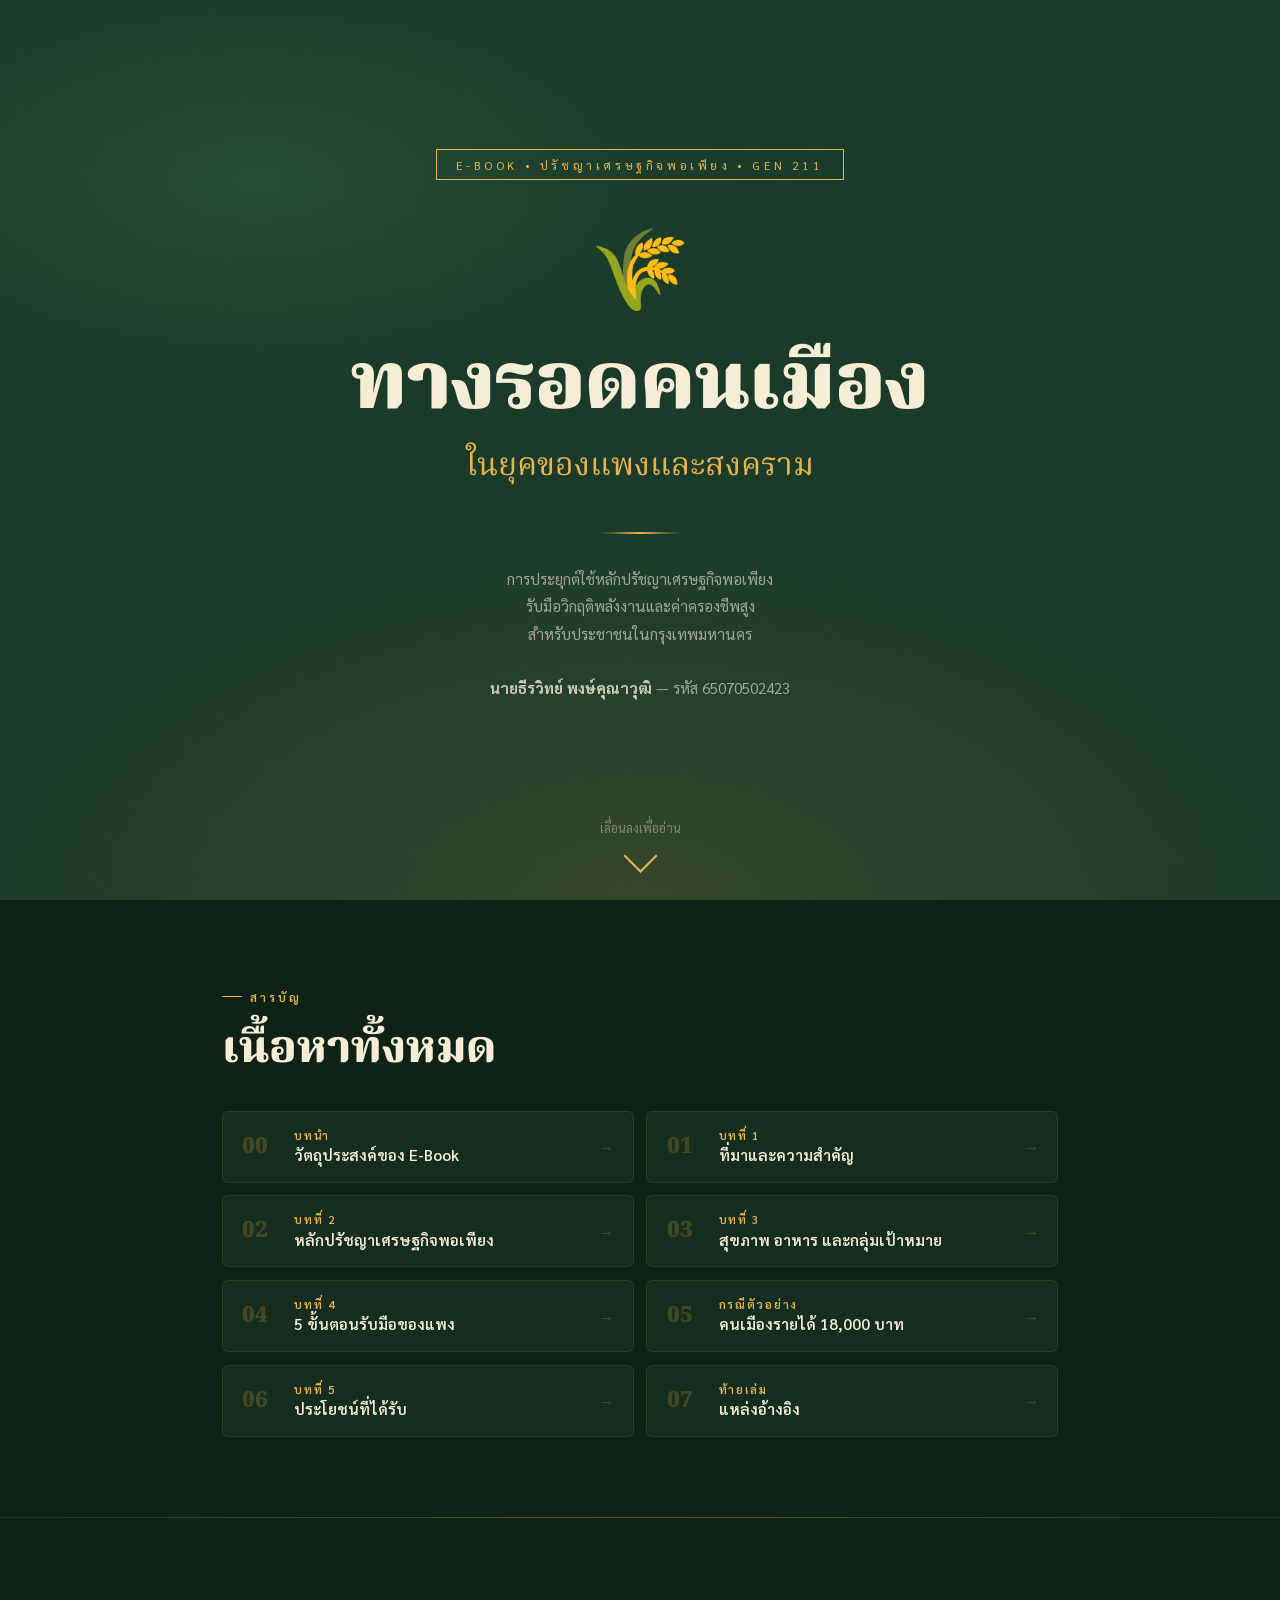
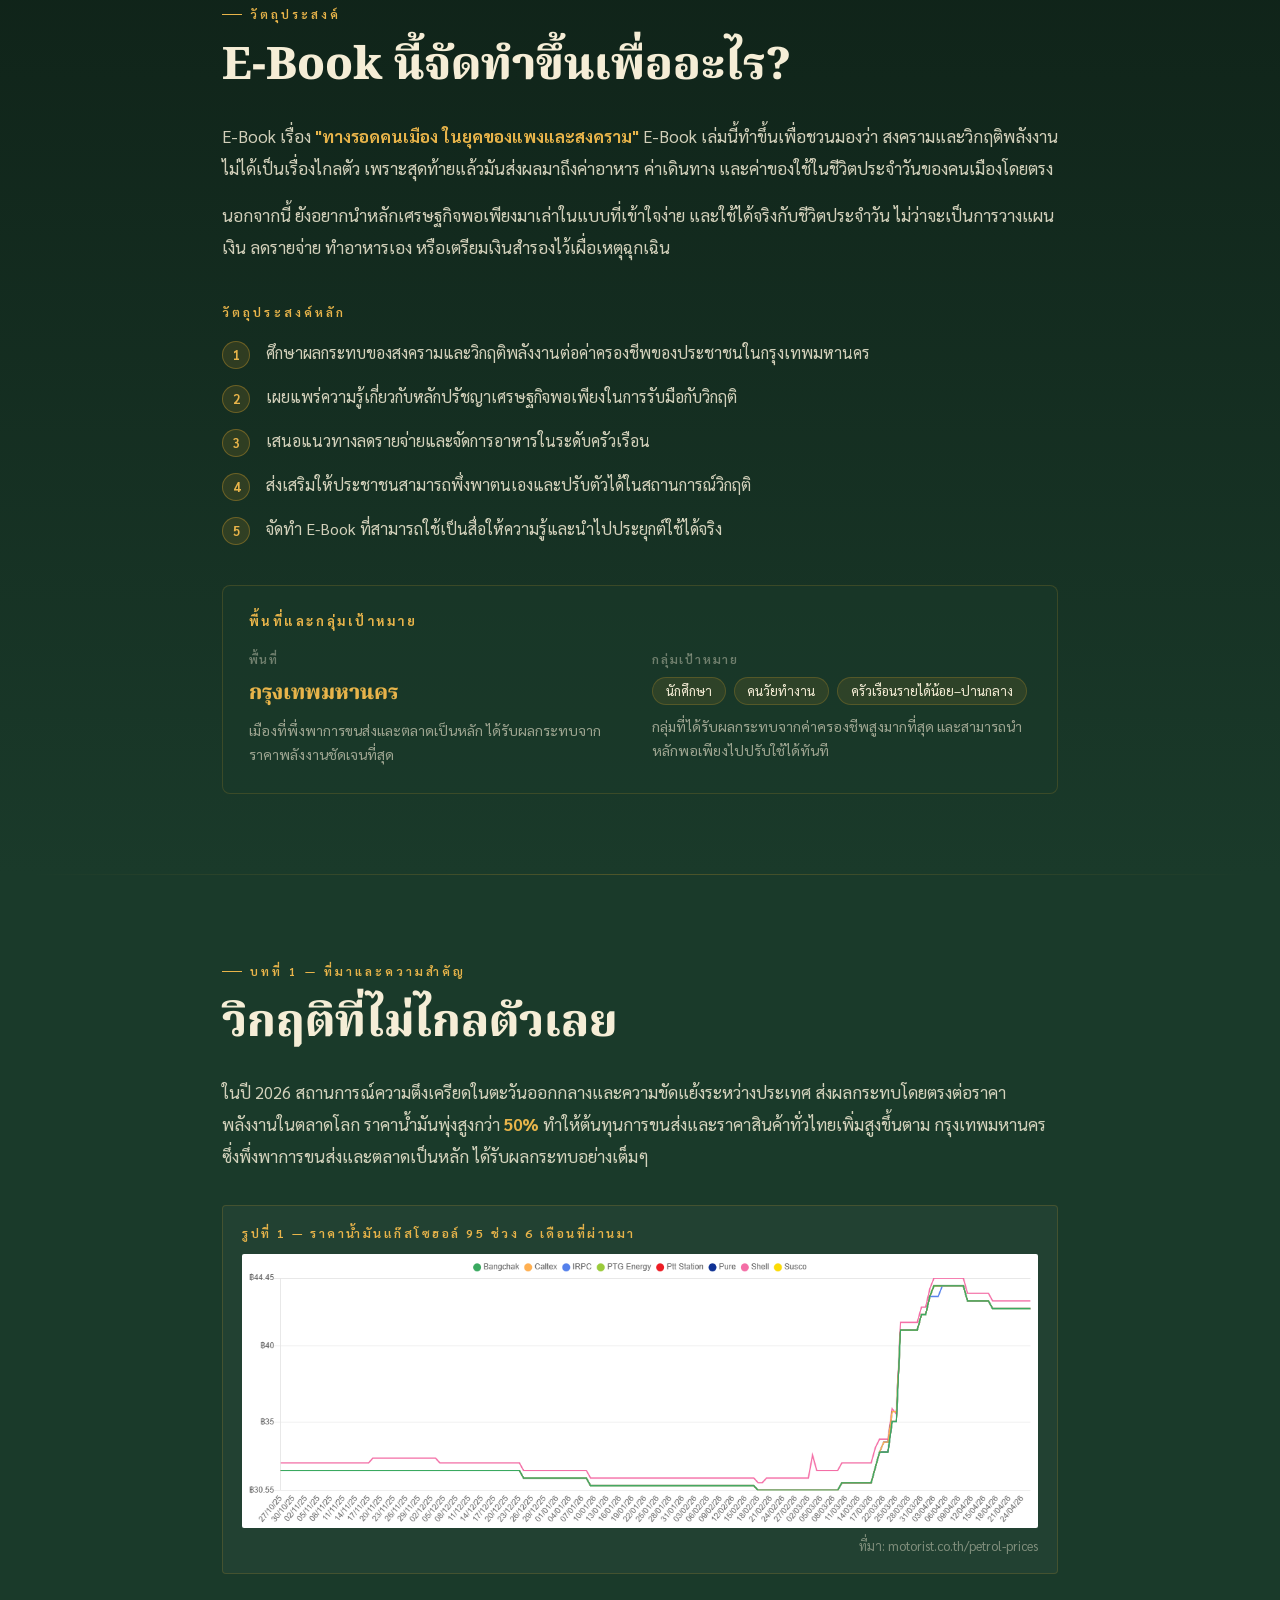
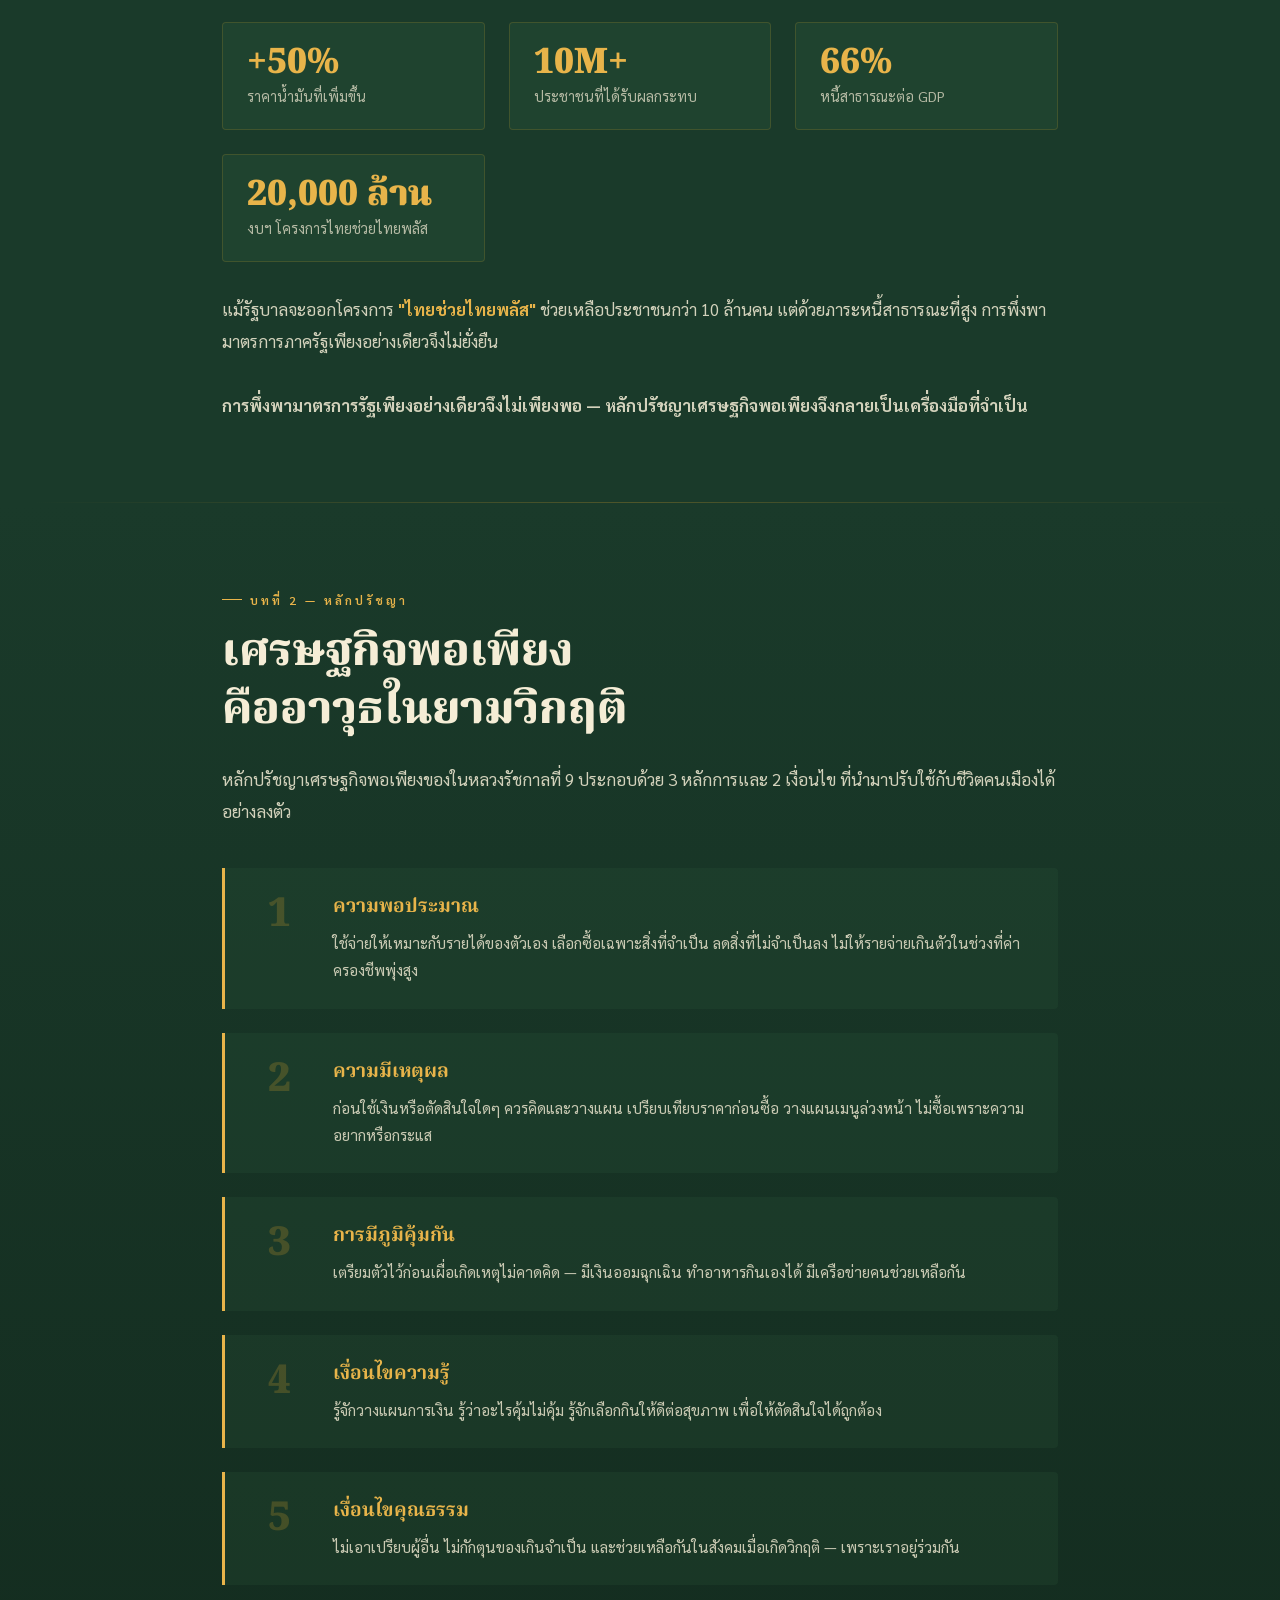
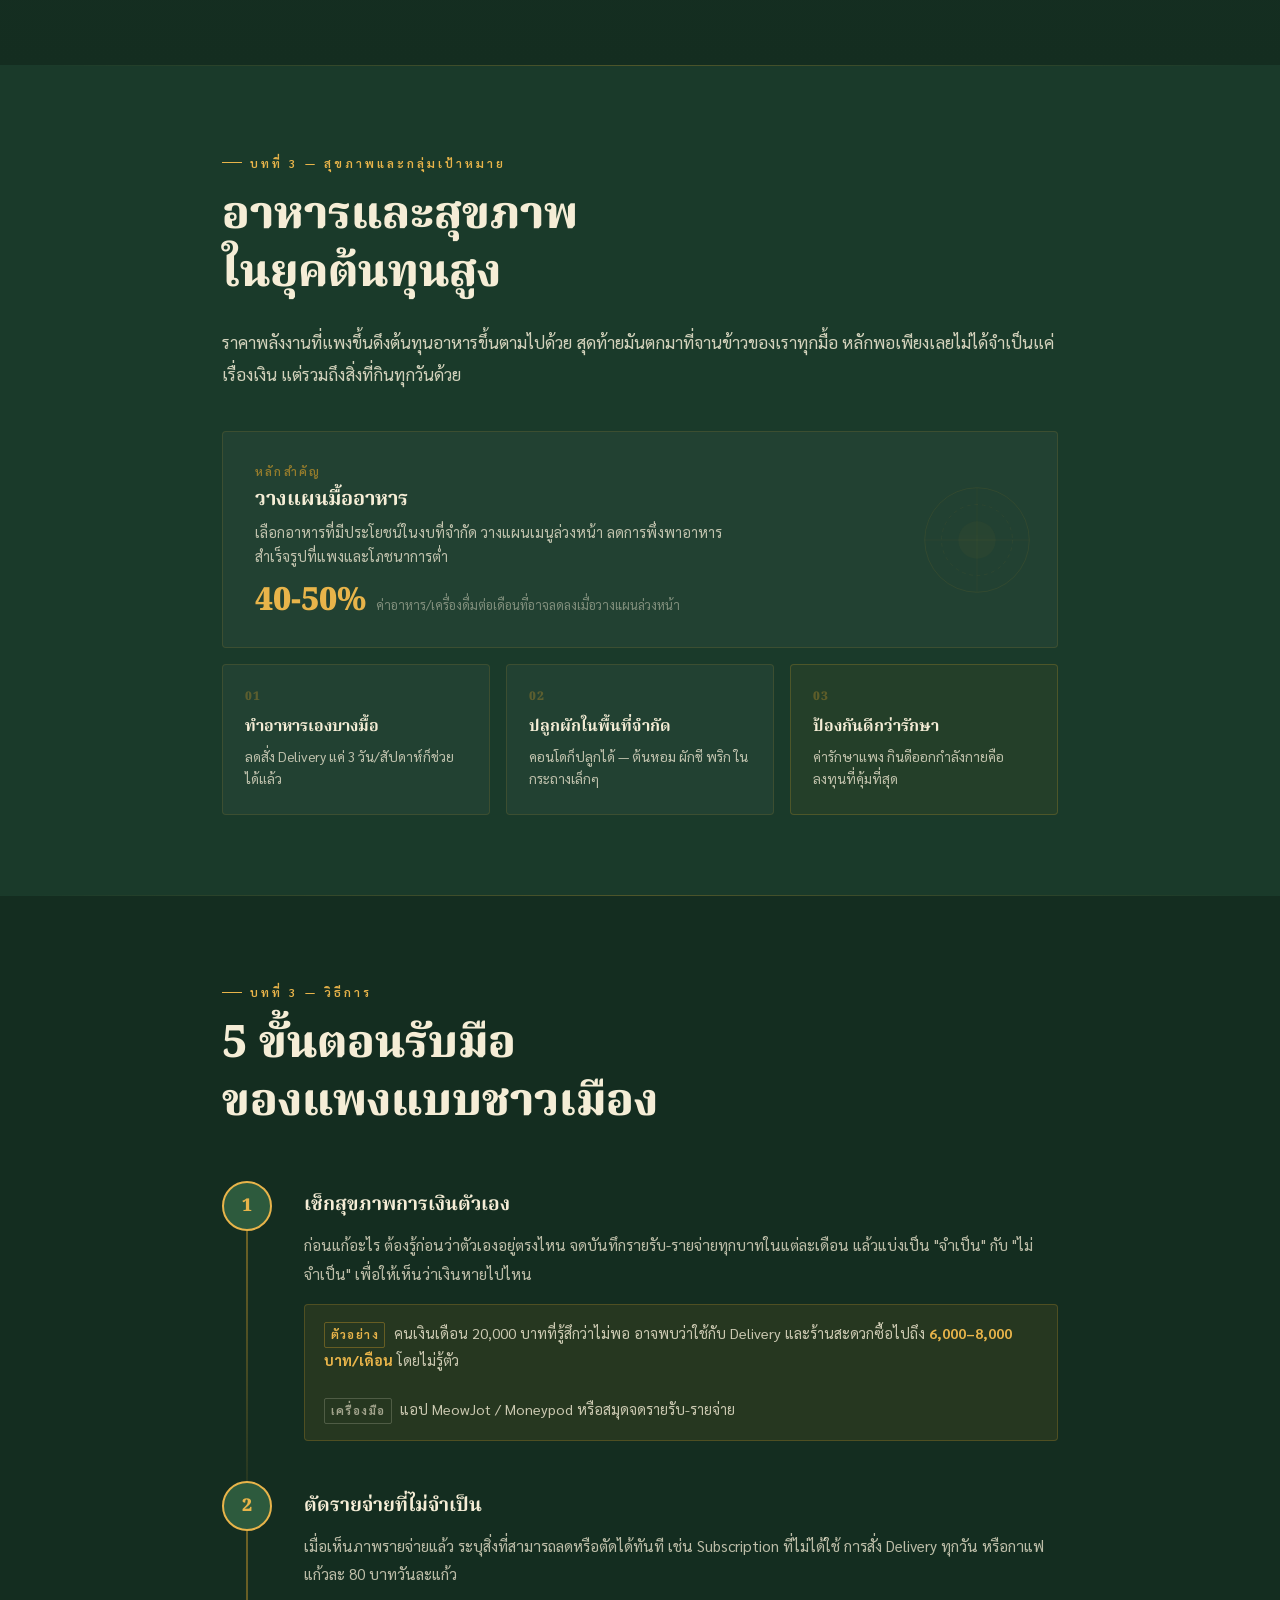
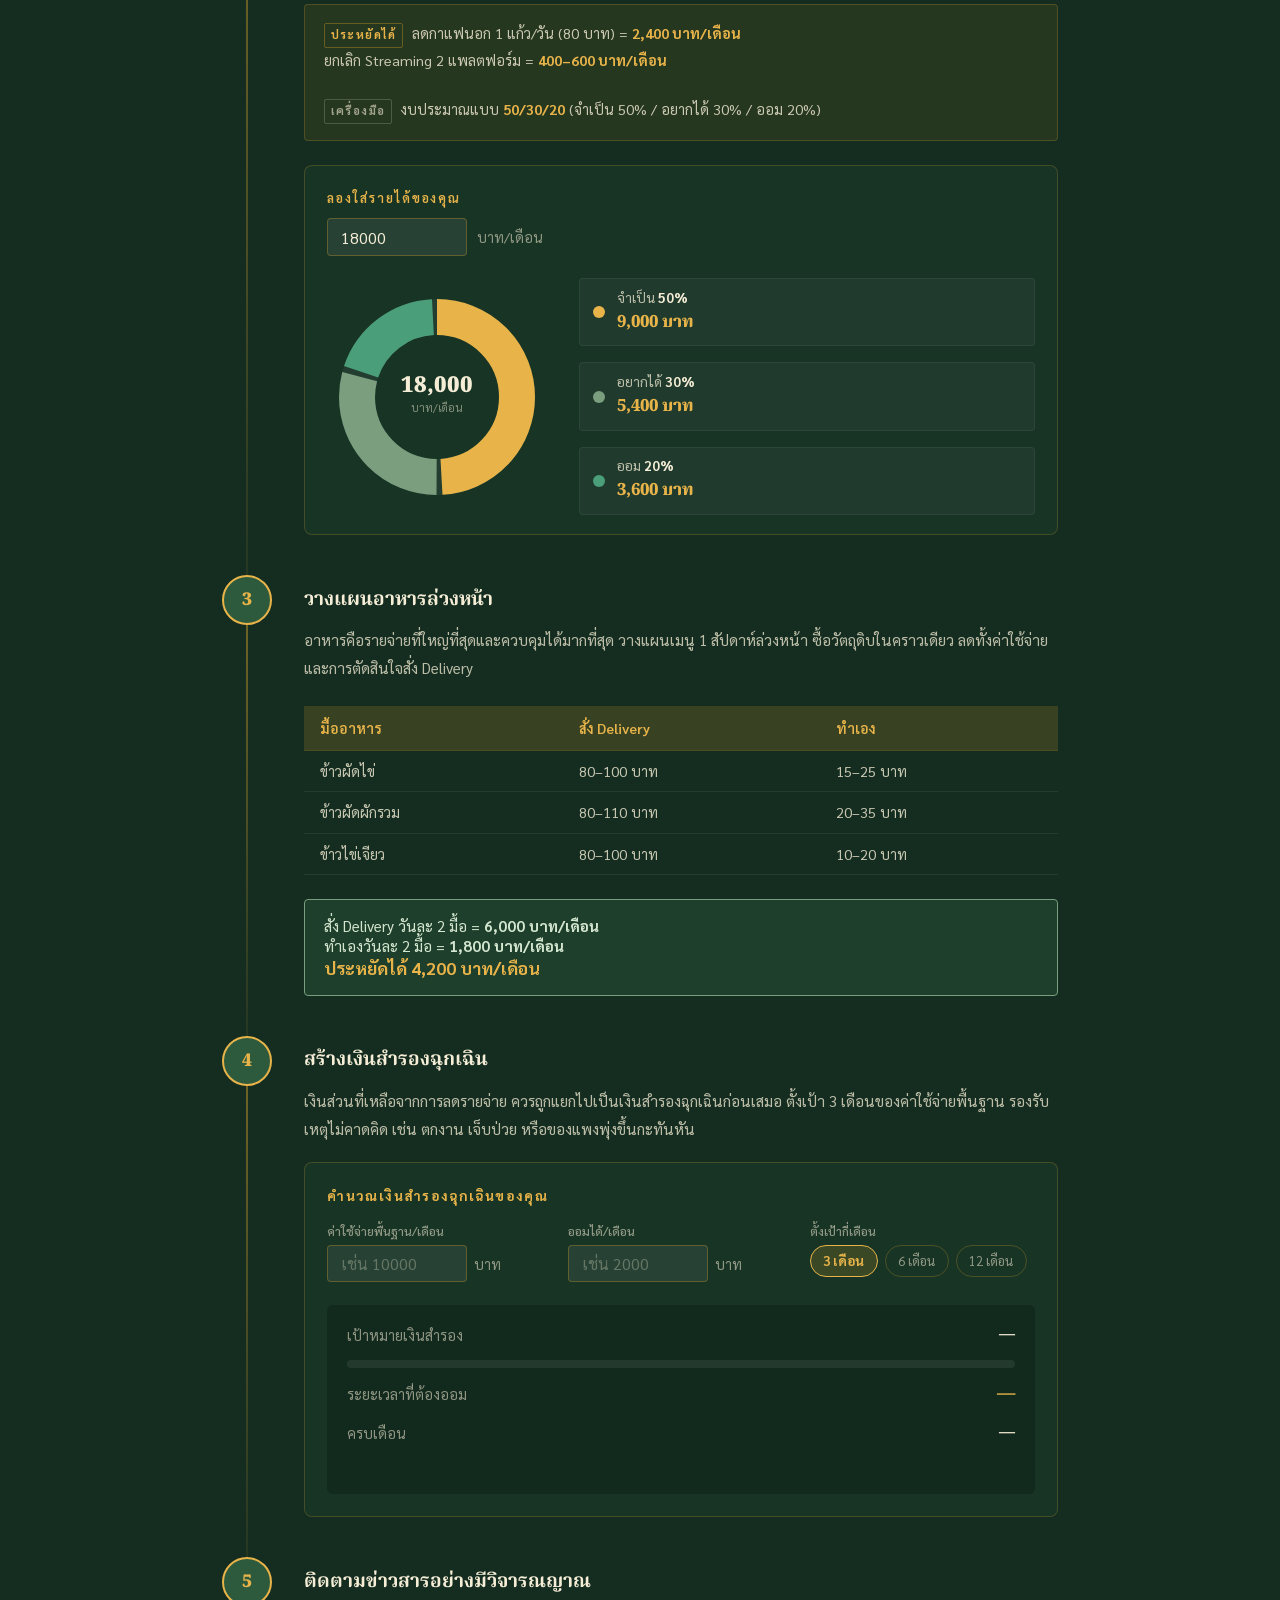
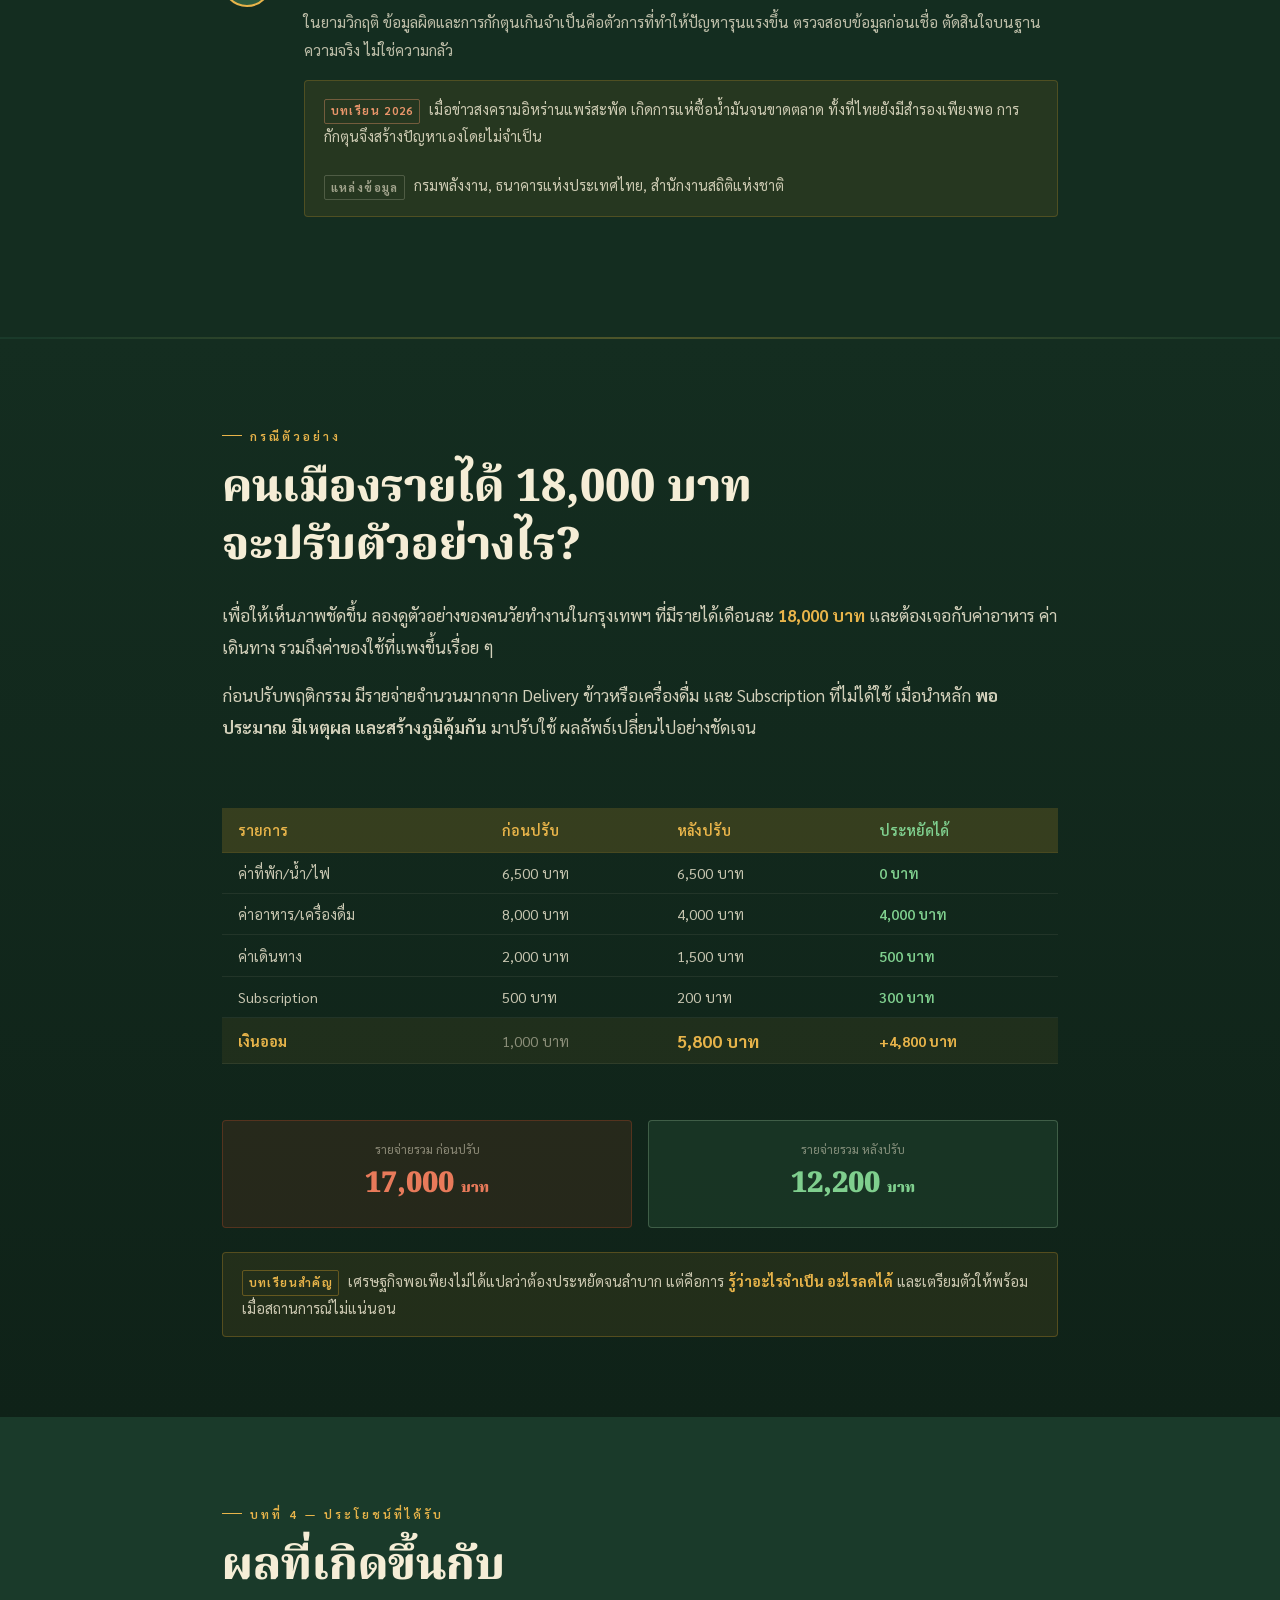
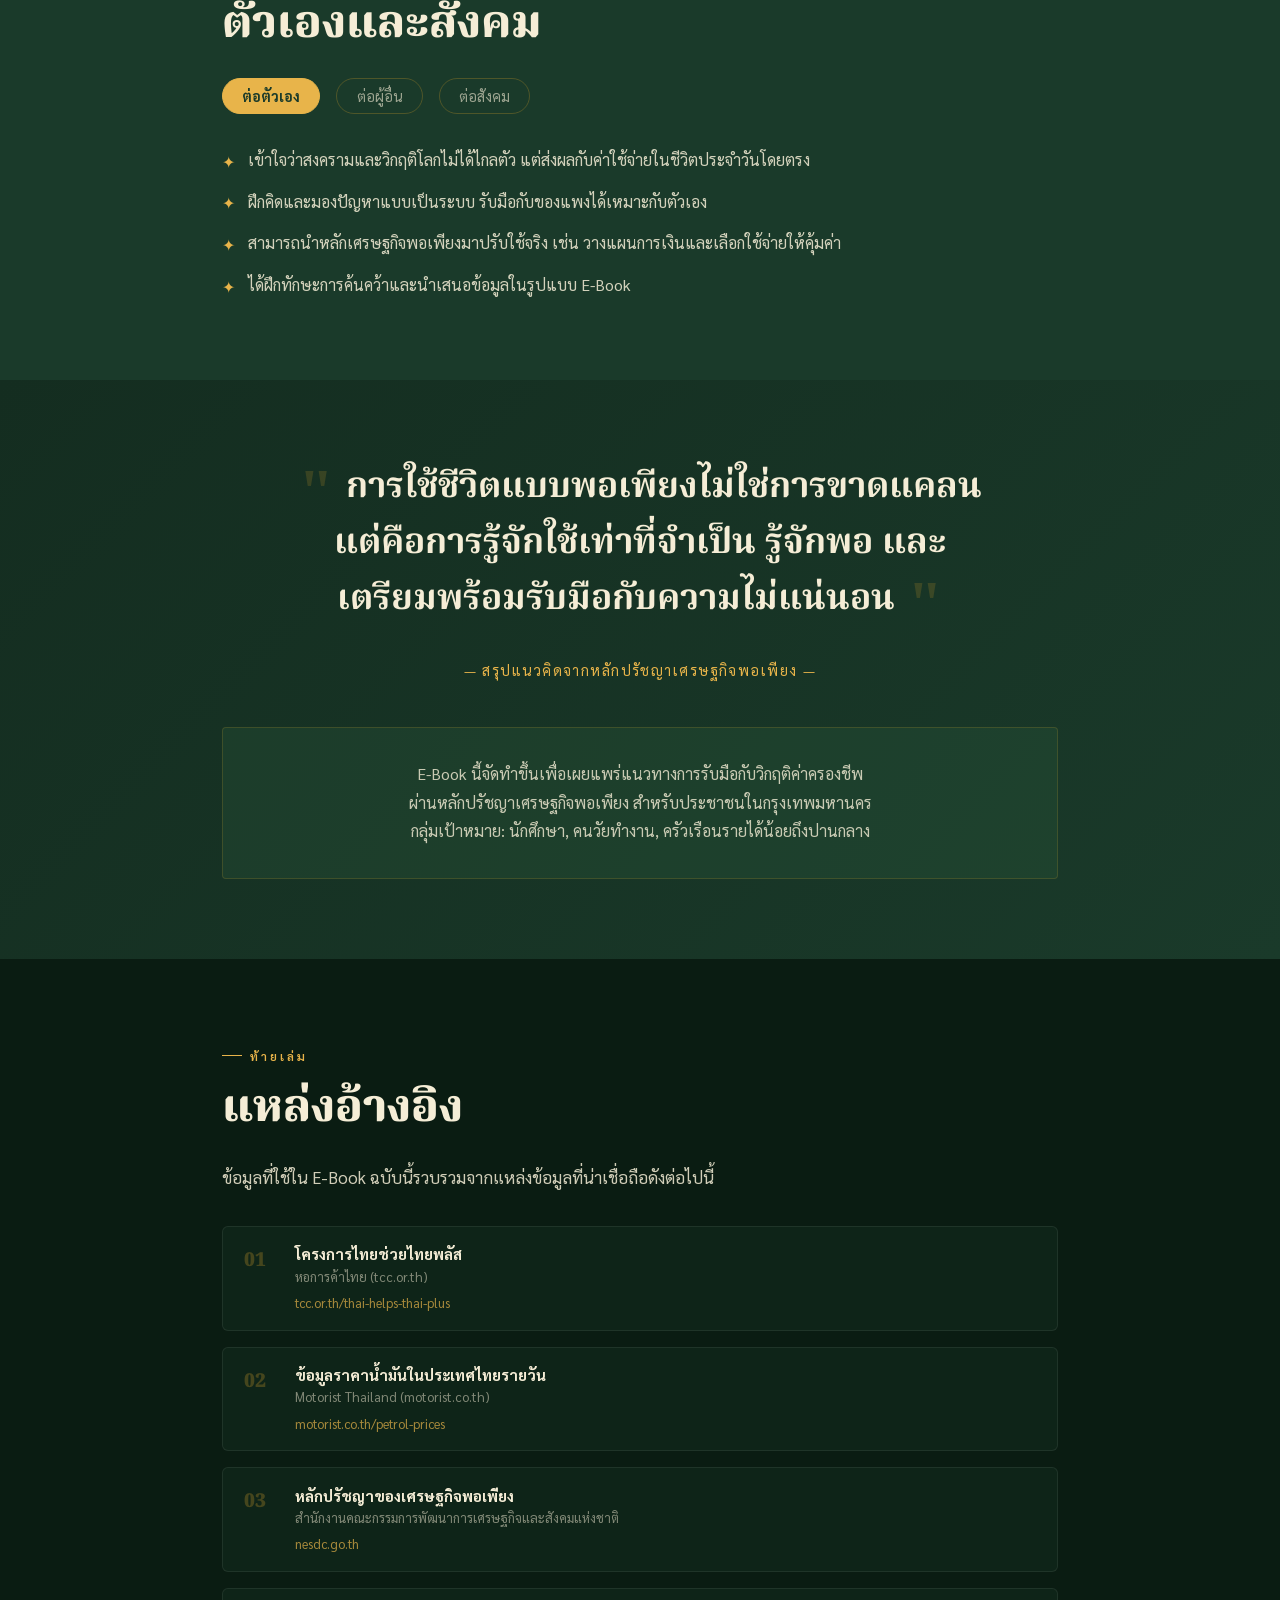
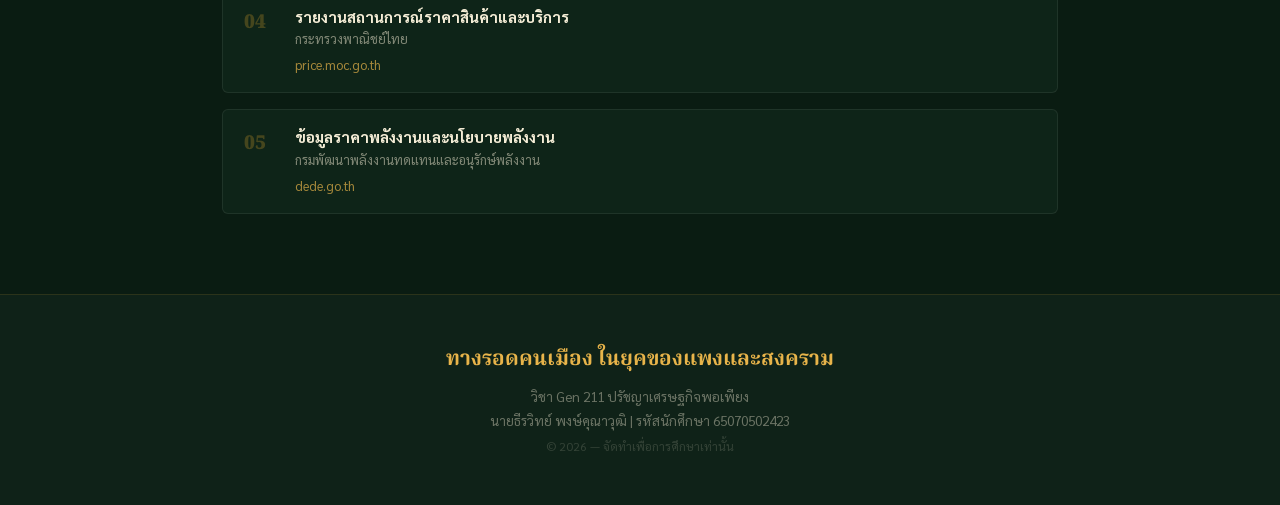
<file: index.html>
<!DOCTYPE html>
<html lang="th">
<head>
<meta charset="UTF-8">
<meta name="viewport" content="width=device-width, initial-scale=1.0">
<title>ทางรอดคนเมือง ในยุคของแพงและสงคราม</title>
<link href="https://fonts.googleapis.com/css2?family=Sarabun:wght@300;400;500;600;700;800&family=Noto+Serif+Thai:wght@300;400;600;700;900&display=swap" rel="stylesheet">
<link rel="stylesheet" href="style.css">
<style>
/* Tip label replacements for emoji markers */
.tip-label {
  display: inline-block;
  font-size: 0.7rem;
  font-weight: 700;
  letter-spacing: 0.12em;
  text-transform: uppercase;
  color: var(--amber, #C8962A);
  border: 1px solid rgba(200,150,42,0.4);
  border-radius: 2px;
  padding: 0.15em 0.5em;
  margin-right: 0.4em;
  vertical-align: middle;
  line-height: 1.8;
}
.tip-label.note {
  color: rgba(245,237,214,0.6);
  border-color: rgba(245,237,214,0.2);
}
.tip-label.warn {
  color: #e8956a;
  border-color: rgba(232,149,106,0.4);
}
</style>
</head>
<body>

<div class="progress-bar" id="progressBar"></div>

<nav id="navbar">
  <div class="nav-title">ทางรอดคนเมือง</div>
  <ul class="nav-links">
    <li><a href="#toc">สารบัญ</a></li>
    <li><a href="#intro">ที่มา</a></li>
    <li><a href="#principles">หลักปรัชญา</a></li>
    <li><a href="#health">สุขภาพ</a></li>
    <li><a href="#steps">วิธีการ</a></li>
    <li><a href="#casestudy">กรณีตัวอย่าง</a></li>
    <li><a href="#references">อ้างอิง</a></li>
  </ul>

  <button id="modeToggle" class="mode-toggle" onclick="window.open('book.html','_blank')" title="เปิดโหมดหนังสือ">
    <span id="modeIcon">📖</span>
    <span id="modeLabel">โหมดหนังสือ</span>
  </button>

</nav>

<!-- COVER -->
<section id="cover">
  <div class="cover-bg"></div>
  <div class="rice-pattern"></div>
  <div class="cover-content">
    <div class="ebook-badge">E-Book • ปรัชญาเศรษฐกิจพอเพียง • Gen 211</div>
    <span class="cover-icon">🌾</span>
    <h1 class="cover-title">ทางรอดคนเมือง</h1>
    <p class="cover-subtitle">ในยุคของแพงและสงคราม</p>
    <div class="cover-divider"></div>
    <p class="cover-meta">
      การประยุกต์ใช้หลักปรัชญาเศรษฐกิจพอเพียง<br>
      รับมือวิกฤติพลังงานและค่าครองชีพสูง<br>
      สำหรับประชาชนในกรุงเทพมหานคร<br><br>
      <strong style="color: rgba(245,237,214,0.8)">นายธีรวิทย์ พงษ์คุณาวุฒิ</strong> — รหัส 65070502423
    </p>
  </div>
  <div class="scroll-hint">
    <span>เลื่อนลงเพื่ออ่าน</span>
    <div class="scroll-arrow"></div>
  </div>
</section>


<!-- TABLE OF CONTENTS -->
<section id="toc" style="background: #0F2218;">
  <div class="section">
    <span class="section-label reveal">สารบัญ</span>
    <h2 class="section-title reveal">เนื้อหาทั้งหมด</h2>
    <div class="toc-grid reveal">
      <a href="#objectives" class="toc-card">
        <span class="toc-num">00</span>
        <div class="toc-info">
          <div class="toc-chapter">บทนำ</div>
          <div class="toc-name">วัตถุประสงค์ของ E-Book</div>
        </div>
        <span class="toc-arrow">→</span>
      </a>
      <a href="#intro" class="toc-card">
        <span class="toc-num">01</span>
        <div class="toc-info">
          <div class="toc-chapter">บทที่ 1</div>
          <div class="toc-name">ที่มาและความสำคัญ</div>
        </div>
        <span class="toc-arrow">→</span>
      </a>
      <a href="#principles" class="toc-card">
        <span class="toc-num">02</span>
        <div class="toc-info">
          <div class="toc-chapter">บทที่ 2</div>
          <div class="toc-name">หลักปรัชญาเศรษฐกิจพอเพียง</div>
        </div>
        <span class="toc-arrow">→</span>
      </a>
      <a href="#health" class="toc-card">
        <span class="toc-num">03</span>
        <div class="toc-info">
          <div class="toc-chapter">บทที่ 3</div>
          <div class="toc-name">สุขภาพ อาหาร และกลุ่มเป้าหมาย</div>
        </div>
        <span class="toc-arrow">→</span>
      </a>
      <a href="#steps" class="toc-card">
        <span class="toc-num">04</span>
        <div class="toc-info">
          <div class="toc-chapter">บทที่ 4</div>
          <div class="toc-name">5 ขั้นตอนรับมือของแพง</div>
        </div>
        <span class="toc-arrow">→</span>
      </a>
      <a href="#casestudy" class="toc-card">
        <span class="toc-num">05</span>
        <div class="toc-info">
          <div class="toc-chapter">กรณีตัวอย่าง</div>
          <div class="toc-name">คนเมืองรายได้ 18,000 บาท</div>
        </div>
        <span class="toc-arrow">→</span>
      </a>
      <a href="#benefits" class="toc-card">
        <span class="toc-num">06</span>
        <div class="toc-info">
          <div class="toc-chapter">บทที่ 5</div>
          <div class="toc-name">ประโยชน์ที่ได้รับ</div>
        </div>
        <span class="toc-arrow">→</span>
      </a>
      <a href="#references" class="toc-card">
        <span class="toc-num">07</span>
        <div class="toc-info">
          <div class="toc-chapter">ท้ายเล่ม</div>
          <div class="toc-name">แหล่งอ้างอิง</div>
        </div>
        <span class="toc-arrow">→</span>
      </a>
    </div>
  </div>
</section>

<div class="chapter-divider"></div>

<!-- OBJECTIVES -->
<section id="objectives" style="background: linear-gradient(180deg, #0F2218, var(--deep-green));">
  <div class="section">
    <span class="section-label reveal">วัตถุประสงค์</span>
    <h2 class="section-title reveal">E-Book นี้จัดทำขึ้นเพื่ออะไร?</h2>
    <p class="section-body reveal">
      E-Book เรื่อง <strong style="color: var(--amber)">"ทางรอดคนเมือง ในยุคของแพงและสงคราม"</strong> E-Book เล่มนี้ทำขึ้นเพื่อชวนมองว่า สงครามและวิกฤติพลังงานไม่ได้เป็นเรื่องไกลตัว เพราะสุดท้ายแล้วมันส่งผลมาถึงค่าอาหาร ค่าเดินทาง และค่าของใช้ในชีวิตประจำวันของคนเมืองโดยตรง
    </p>
    <p class="section-body reveal" style="margin-top: 1rem;">
      นอกจากนี้ ยังอยากนำหลักเศรษฐกิจพอเพียงมาเล่าในแบบที่เข้าใจง่าย และใช้ได้จริงกับชีวิตประจำวัน ไม่ว่าจะเป็นการวางแผนเงิน ลดรายจ่าย ทำอาหารเอง หรือเตรียมเงินสำรองไว้เผื่อเหตุฉุกเฉิน
    </p>

    <div style="margin-top: 2.5rem;" class="reveal">
      <p style="font-size: 0.78rem; letter-spacing: 0.25em; text-transform: uppercase; color: var(--amber); font-weight: 600; margin-bottom: 1.2rem;">วัตถุประสงค์หลัก</p>
      <ol style="list-style: none; display: flex; flex-direction: column; gap: 0.9rem; counter-reset: obj-counter;">
        <li style="display: flex; gap: 1rem; align-items: flex-start; font-size: 1rem; color: rgba(245,237,214,0.85); line-height: 1.7; counter-increment: obj-counter;">
          <span style="min-width: 28px; height: 28px; background: rgba(200,150,42,0.15); border: 1px solid rgba(200,150,42,0.4); border-radius: 50%; display: flex; align-items: center; justify-content: center; font-size: 0.8rem; color: var(--amber); font-weight: 700; flex-shrink: 0; margin-top: 0.1rem;">1</span>
          ศึกษาผลกระทบของสงครามและวิกฤติพลังงานต่อค่าครองชีพของประชาชนในกรุงเทพมหานคร
        </li>
        <li style="display: flex; gap: 1rem; align-items: flex-start; font-size: 1rem; color: rgba(245,237,214,0.85); line-height: 1.7;">
          <span style="min-width: 28px; height: 28px; background: rgba(200,150,42,0.15); border: 1px solid rgba(200,150,42,0.4); border-radius: 50%; display: flex; align-items: center; justify-content: center; font-size: 0.8rem; color: var(--amber); font-weight: 700; flex-shrink: 0; margin-top: 0.1rem;">2</span>
          เผยแพร่ความรู้เกี่ยวกับหลักปรัชญาเศรษฐกิจพอเพียงในการรับมือกับวิกฤติ
        </li>
        <li style="display: flex; gap: 1rem; align-items: flex-start; font-size: 1rem; color: rgba(245,237,214,0.85); line-height: 1.7;">
          <span style="min-width: 28px; height: 28px; background: rgba(200,150,42,0.15); border: 1px solid rgba(200,150,42,0.4); border-radius: 50%; display: flex; align-items: center; justify-content: center; font-size: 0.8rem; color: var(--amber); font-weight: 700; flex-shrink: 0; margin-top: 0.1rem;">3</span>
          เสนอแนวทางลดรายจ่ายและจัดการอาหารในระดับครัวเรือน
        </li>
        <li style="display: flex; gap: 1rem; align-items: flex-start; font-size: 1rem; color: rgba(245,237,214,0.85); line-height: 1.7;">
          <span style="min-width: 28px; height: 28px; background: rgba(200,150,42,0.15); border: 1px solid rgba(200,150,42,0.4); border-radius: 50%; display: flex; align-items: center; justify-content: center; font-size: 0.8rem; color: var(--amber); font-weight: 700; flex-shrink: 0; margin-top: 0.1rem;">4</span>
          ส่งเสริมให้ประชาชนสามารถพึ่งพาตนเองและปรับตัวได้ในสถานการณ์วิกฤติ
        </li>
        <li style="display: flex; gap: 1rem; align-items: flex-start; font-size: 1rem; color: rgba(245,237,214,0.85); line-height: 1.7;">
          <span style="min-width: 28px; height: 28px; background: rgba(200,150,42,0.15); border: 1px solid rgba(200,150,42,0.4); border-radius: 50%; display: flex; align-items: center; justify-content: center; font-size: 0.8rem; color: var(--amber); font-weight: 700; flex-shrink: 0; margin-top: 0.1rem;">5</span>
          จัดทำ E-Book ที่สามารถใช้เป็นสื่อให้ความรู้และนำไปประยุกต์ใช้ได้จริง
        </li>
      </ol>
    </div>
    <div class="target-box reveal">
      <p class="target-box-title">พื้นที่และกลุ่มเป้าหมาย</p>
      <div class="target-grid">
        <div class="target-item">
          <div class="target-label">พื้นที่</div>
          <div class="target-val">กรุงเทพมหานคร</div>
          <div class="target-desc">เมืองที่พึ่งพาการขนส่งและตลาดเป็นหลัก ได้รับผลกระทบจากราคาพลังงานชัดเจนที่สุด</div>
        </div>
        <div class="target-item">
          <div class="target-label">กลุ่มเป้าหมาย</div>
          <div class="target-tags">
            <span class="target-tag">นักศึกษา</span>
            <span class="target-tag">คนวัยทำงาน</span>
            <span class="target-tag">ครัวเรือนรายได้น้อย–ปานกลาง</span>
          </div>
          <div class="target-desc">กลุ่มที่ได้รับผลกระทบจากค่าครองชีพสูงมากที่สุด และสามารถนำหลักพอเพียงไปปรับใช้ได้ทันที</div>
        </div>
      </div>
    </div>
  </div>
</section>

<div class="chapter-divider"></div>

<!-- INTRO -->
<section id="intro">
  <div class="section">
    <span class="section-label reveal">บทที่ 1 — ที่มาและความสำคัญ</span>
    <h2 class="section-title reveal">วิกฤติที่ไม่ไกลตัวเลย</h2>
    <p class="section-body reveal">
      ในปี 2026 สถานการณ์ความตึงเครียดในตะวันออกกลางและความขัดแย้งระหว่างประเทศ ส่งผลกระทบโดยตรงต่อราคาพลังงานในตลาดโลก ราคาน้ำมันพุ่งสูงกว่า <strong style="color: var(--amber)">50%</strong> ทำให้ต้นทุนการขนส่งและราคาสินค้าทั่วไทยเพิ่มสูงขึ้นตาม กรุงเทพมหานครซึ่งพึ่งพาการขนส่งและตลาดเป็นหลัก ได้รับผลกระทบอย่างเต็มๆ
    </p>

    <div class="chart-box reveal" style="margin: 2rem 0; background: rgba(255,255,255,0.04); border: 1px solid rgba(200,150,42,0.2); border-radius: 4px; padding: 1.2rem;">
      <p style="font-size: 0.78rem; letter-spacing: 0.2em; text-transform: uppercase; color: var(--amber); margin-bottom: 0.8rem; font-weight: 600;">รูปที่ 1 — ราคาน้ำมันแก๊สโซฮอล์ 95 ช่วง 6 เดือนที่ผ่านมา</p>
      <img src="assets/95.png" alt="กราฟราคาน้ำมันแก๊สโซฮอล์ 95" style="width:100%; border-radius:2px; display:block;">
      <p style="font-size: 0.8rem; color: rgba(245,237,214,0.45); margin-top: 0.6rem; text-align: right;">ที่มา: motorist.co.th/petrol-prices</p>
    </div>

    <div class="impact-grid reveal" style="transition-delay: 0.2s">
      <div class="impact-card">
        <div class="impact-num">+50%</div>
        <div class="impact-label">ราคาน้ำมันที่เพิ่มขึ้น</div>
      </div>
      <div class="impact-card">
        <div class="impact-num">10M+</div>
        <div class="impact-label">ประชาชนที่ได้รับผลกระทบ</div>
      </div>
      <div class="impact-card">
        <div class="impact-num">66%</div>
        <div class="impact-label">หนี้สาธารณะต่อ GDP</div>
      </div>
      <div class="impact-card">
        <div class="impact-num">20,000 ล้าน</div>
        <div class="impact-label">งบฯ โครงการไทยช่วยไทยพลัส</div>
      </div>
    </div>

    <p class="section-body reveal" style="margin-top: 2rem; transition-delay: 0.3s">
      แม้รัฐบาลจะออกโครงการ <strong style="color: var(--amber)">"ไทยช่วยไทยพลัส"</strong> ช่วยเหลือประชาชนกว่า 10 ล้านคน แต่ด้วยภาระหนี้สาธารณะที่สูง การพึ่งพามาตรการภาครัฐเพียงอย่างเดียวจึงไม่ยั่งยืน<br><br>
      <strong>การพึ่งพามาตรการรัฐเพียงอย่างเดียวจึงไม่เพียงพอ — หลักปรัชญาเศรษฐกิจพอเพียงจึงกลายเป็นเครื่องมือที่จำเป็น</strong>
    </p>
  </div>
</section>

<div class="chapter-divider"></div>

<!-- PRINCIPLES -->
<section id="principles">
  <div class="section">
    <span class="section-label reveal">บทที่ 2 — หลักปรัชญา</span>
    <h2 class="section-title reveal">เศรษฐกิจพอเพียง<br>คืออาวุธในยามวิกฤติ</h2>
    <p class="section-body reveal">หลักปรัชญาเศรษฐกิจพอเพียงของในหลวงรัชกาลที่ 9 ประกอบด้วย 3 หลักการและ 2 เงื่อนไข ที่นำมาปรับใช้กับชีวิตคนเมืองได้อย่างลงตัว</p>

    <div class="principle-list">
      <div class="principle-item reveal">
        <div class="principle-num">1</div>
        <div>
          <div class="principle-title">ความพอประมาณ</div>
          <div class="principle-body">ใช้จ่ายให้เหมาะกับรายได้ของตัวเอง เลือกซื้อเฉพาะสิ่งที่จำเป็น ลดสิ่งที่ไม่จำเป็นลง ไม่ให้รายจ่ายเกินตัวในช่วงที่ค่าครองชีพพุ่งสูง</div>
        </div>
      </div>
      <div class="principle-item reveal">
        <div class="principle-num">2</div>
        <div>
          <div class="principle-title">ความมีเหตุผล</div>
          <div class="principle-body">ก่อนใช้เงินหรือตัดสินใจใดๆ ควรคิดและวางแผน เปรียบเทียบราคาก่อนซื้อ วางแผนเมนูล่วงหน้า ไม่ซื้อเพราะความอยากหรือกระแส</div>
        </div>
      </div>
      <div class="principle-item reveal">
        <div class="principle-num">3</div>
        <div>
          <div class="principle-title">การมีภูมิคุ้มกัน</div>
          <div class="principle-body">เตรียมตัวไว้ก่อนเผื่อเกิดเหตุไม่คาดคิด — มีเงินออมฉุกเฉิน ทำอาหารกินเองได้ มีเครือข่ายคนช่วยเหลือกัน</div>
        </div>
      </div>
      <div class="principle-item reveal">
        <div class="principle-num">4</div>
        <div>
          <div class="principle-title">เงื่อนไขความรู้</div>
          <div class="principle-body">รู้จักวางแผนการเงิน รู้ว่าอะไรคุ้มไม่คุ้ม รู้จักเลือกกินให้ดีต่อสุขภาพ เพื่อให้ตัดสินใจได้ถูกต้อง</div>
        </div>
      </div>
      <div class="principle-item reveal">
        <div class="principle-num">5</div>
        <div>
          <div class="principle-title">เงื่อนไขคุณธรรม</div>
          <div class="principle-body">ไม่เอาเปรียบผู้อื่น ไม่กักตุนของเกินจำเป็น และช่วยเหลือกันในสังคมเมื่อเกิดวิกฤติ — เพราะเราอยู่ร่วมกัน</div>
        </div>
      </div>
    </div>
  </div>
</section>

<div class="chapter-divider"></div>

<!-- HEALTH SECTION — drop-in replacement -->
<section id="health" style="background: var(--deep-green, #1a3d28);">
  <div class="section">
    <span class="section-label reveal">บทที่ 3 — สุขภาพและกลุ่มเป้าหมาย</span>
    <h2 class="section-title reveal">อาหารและสุขภาพ<br>ในยุคต้นทุนสูง</h2>
    <p class="section-body reveal">
      ราคาพลังงานที่แพงขึ้นดึงต้นทุนอาหารขึ้นตามไปด้วย สุดท้ายมันตกมาที่จานข้าวของเราทุกมื้อ หลักพอเพียงเลยไม่ได้จำเป็นแค่เรื่องเงิน แต่รวมถึงสิ่งที่กินทุกวันด้วย
    </p>
 
    <div class="health-grid-v2 reveal">
 
      <!-- FEATURED card — full width top -->
      <div class="hcard hcard--featured">
        <div class="hcard-inner">
          <div class="hcard-label">หลักสำคัญ</div>
          <div class="hcard-title">วางแผนมื้ออาหาร</div>
          <div class="hcard-body">เลือกอาหารที่มีประโยชน์ในงบที่จำกัด วางแผนเมนูล่วงหน้า ลดการพึ่งพาอาหารสำเร็จรูปที่แพงและโภชนาการต่ำ</div>
          <div class="hcard-stat">
            <span class="hstat-num">40-50%</span>
            <span class="hstat-desc">ค่าอาหาร/เครื่องดื่มต่อเดือนที่อาจลดลงเมื่อวางแผนล่วงหน้า</span>
          </div>
        </div>
        <div class="hcard-deco" aria-hidden="true">
          <svg viewBox="0 0 120 120" fill="none" xmlns="http://www.w3.org/2000/svg">
            <circle cx="60" cy="60" r="56" stroke="rgba(200,150,42,0.15)" stroke-width="1"/>
            <circle cx="60" cy="60" r="38" stroke="rgba(200,150,42,0.1)" stroke-width="1" stroke-dasharray="4 4"/>
            <circle cx="60" cy="60" r="20" fill="rgba(200,150,42,0.06)"/>
            <line x1="60" y1="4" x2="60" y2="116" stroke="rgba(200,150,42,0.08)" stroke-width="1"/>
            <line x1="4" y1="60" x2="116" y2="60" stroke="rgba(200,150,42,0.08)" stroke-width="1"/>
          </svg>
        </div>
      </div>
 
      <!-- 3 smaller cards -->
      <div class="hcard hcard--sm">
        <div class="hcard-num">01</div>
        <div class="hcard-title">ทำอาหารเองบางมื้อ</div>
        <div class="hcard-body">ลดสั่ง Delivery แค่ 3 วัน/สัปดาห์ก็ช่วยได้แล้ว</div>
      </div>
 
      <div class="hcard hcard--sm">
        <div class="hcard-num">02</div>
        <div class="hcard-title">ปลูกผักในพื้นที่จำกัด</div>
        <div class="hcard-body">คอนโดก็ปลูกได้ — ต้นหอม ผักชี พริก ในกระถางเล็กๆ</div>
      </div>
 
      <div class="hcard hcard--sm hcard--accent">
        <div class="hcard-num">03</div>
        <div class="hcard-title">ป้องกันดีกว่ารักษา</div>
        <div class="hcard-body">ค่ารักษาแพง กินดีออกกำลังกายคือลงทุนที่คุ้มที่สุด</div>
      </div>
 
    </div>
  </div>
</section>

<div class="chapter-divider"></div>

<!-- STEPS -->
<section id="steps">
  <div class="section">
    <span class="section-label reveal">บทที่ 3 — วิธีการ</span>
    <h2 class="section-title reveal">5 ขั้นตอนรับมือ<br>ของแพงแบบชาวเมือง</h2>

    <div class="steps-container">

      <div class="step">
        <div class="step-line"></div>
        <div class="step-dot">1</div>
        <div class="step-content reveal">
          <div class="step-title">เช็กสุขภาพการเงินตัวเอง</div>
          <div class="step-body">ก่อนแก้อะไร ต้องรู้ก่อนว่าตัวเองอยู่ตรงไหน จดบันทึกรายรับ-รายจ่ายทุกบาทในแต่ละเดือน แล้วแบ่งเป็น "จำเป็น" กับ "ไม่จำเป็น" เพื่อให้เห็นว่าเงินหายไปไหน</div>
          <div class="tip-box">
            <span class="tip-label">ตัวอย่าง</span> คนเงินเดือน 20,000 บาทที่รู้สึกว่าไม่พอ อาจพบว่าใช้กับ Delivery และร้านสะดวกซื้อไปถึง <strong>6,000–8,000 บาท/เดือน</strong> โดยไม่รู้ตัว<br><br>
            <span class="tip-label note">เครื่องมือ</span> แอป MeowJot / Moneypod หรือสมุดจดรายรับ-รายจ่าย
          </div>
        </div>
      </div>

      <div class="step">
        <div class="step-line"></div>
        <div class="step-dot">2</div>
        <div class="step-content reveal">
          <div class="step-title">ตัดรายจ่ายที่ไม่จำเป็น</div>
          <div class="step-body">เมื่อเห็นภาพรายจ่ายแล้ว ระบุสิ่งที่สามารถลดหรือตัดได้ทันที เช่น Subscription ที่ไม่ได้ใช้ การสั่ง Delivery ทุกวัน หรือกาแฟแก้วละ 80 บาทวันละแก้ว</div>
          <div class="tip-box">
            <span class="tip-label">ประหยัดได้</span> ลดกาแฟนอก 1 แก้ว/วัน (80 บาท) = <strong>2,400 บาท/เดือน</strong><br>
            ยกเลิก Streaming 2 แพลตฟอร์ม = <strong>400–600 บาท/เดือน</strong><br><br>
            <span class="tip-label note">เครื่องมือ</span> งบประมาณแบบ <strong>50/30/20</strong> (จำเป็น 50% / อยากได้ 30% / ออม 20%)
          </div>

          <!-- 50/30/20 Interactive Chart -->
          <div class="budget-viz" id="budgetViz">
            <p class="budget-viz-label">ลองใส่รายได้ของคุณ</p>
            <div class="budget-input-row">
              <input type="number" id="incomeInput" class="budget-input" placeholder="เช่น 18000" min="1000" max="999999">
              <span class="budget-currency">บาท/เดือน</span>
            </div>

            <div class="donut-wrapper">
              <svg id="donutSvg" viewBox="0 0 220 220" width="220" height="220">
                <circle class="donut-bg" cx="110" cy="110" r="80" fill="none" stroke="rgba(255,255,255,0.05)" stroke-width="36"/>
                <circle id="arc-necessary" class="donut-arc" cx="110" cy="110" r="80" fill="none"
                  stroke="#E8B44A" stroke-width="36"
                  stroke-dasharray="0 502.65" stroke-dashoffset="502.65"
                  transform="rotate(-90 110 110)" style="transition: stroke-dasharray 0.7s ease, stroke-dashoffset 0.7s ease;"/>
                <circle id="arc-want" class="donut-arc" cx="110" cy="110" r="80" fill="none"
                  stroke="#7A9E7E" stroke-width="36"
                  stroke-dasharray="0 502.65" stroke-dashoffset="502.65"
                  transform="rotate(-90 110 110)" style="transition: stroke-dasharray 0.7s ease, stroke-dashoffset 0.7s ease;"/>
                <circle id="arc-save" class="donut-arc" cx="110" cy="110" r="80" fill="none"
                  stroke="#4A9E7A" stroke-width="36"
                  stroke-dasharray="0 502.65" stroke-dashoffset="502.65"
                  transform="rotate(-90 110 110)" style="transition: stroke-dasharray 0.7s ease, stroke-dashoffset 0.7s ease;"/>
                <text id="donut-center-num" x="110" y="105" text-anchor="middle" font-family="'Noto Serif Thai',serif" font-size="22" font-weight="900" fill="#F5EDD6">50/30</text>
                <text id="donut-center-label" x="110" y="125" text-anchor="middle" font-family="'Sarabun',sans-serif" font-size="11" fill="rgba(245,237,214,0.5)">/20</text>
              </svg>

              <div class="donut-legend">
                <div class="legend-item" id="leg-necessary">
                  <span class="legend-dot" style="background:#E8B44A"></span>
                  <div>
                    <div class="legend-title">จำเป็น <span class="legend-pct">50%</span></div>
                    <div class="legend-amount" id="amt-necessary">—</div>
                  </div>
                </div>
                <div class="legend-item" id="leg-want">
                  <span class="legend-dot" style="background:#7A9E7E"></span>
                  <div>
                    <div class="legend-title">อยากได้ <span class="legend-pct">30%</span></div>
                    <div class="legend-amount" id="amt-want">—</div>
                  </div>
                </div>
                <div class="legend-item" id="leg-save">
                  <span class="legend-dot" style="background:#4A9E7A"></span>
                  <div>
                    <div class="legend-title">ออม <span class="legend-pct">20%</span></div>
                    <div class="legend-amount" id="amt-save">—</div>
                  </div>
                </div>
              </div>
            </div>
          </div>

        </div>
      </div>

      <div class="step">
        <div class="step-line"></div>
        <div class="step-dot">3</div>
        <div class="step-content reveal">
          <div class="step-title">วางแผนอาหารล่วงหน้า</div>
          <div class="step-body">อาหารคือรายจ่ายที่ใหญ่ที่สุดและควบคุมได้มากที่สุด วางแผนเมนู 1 สัปดาห์ล่วงหน้า ซื้อวัตถุดิบในคราวเดียว ลดทั้งค่าใช้จ่ายและการตัดสินใจสั่ง Delivery</div>
          <table class="compare-table">
            <thead>
              <tr>
                <th>มื้ออาหาร</th>
                <th>สั่ง Delivery</th>
                <th>ทำเอง</th>
              </tr>
            </thead>
            <tbody>
              <tr><td>ข้าวผัดไข่</td><td>80–100 บาท</td><td>15–25 บาท</td></tr>
              <tr><td>ข้าวผัดผักรวม</td><td>80–110 บาท</td><td>20–35 บาท</td></tr>
              <tr><td>ข้าวไข่เจียว</td><td>80–100 บาท</td><td>10–20 บาท</td></tr>
            </tbody>
          </table>
          <div class="save-highlight">
            สั่ง Delivery วันละ 2 มื้อ = <strong>6,000 บาท/เดือน</strong><br>
            ทำเองวันละ 2 มื้อ = <strong>1,800 บาท/เดือน</strong><br>
            <strong style="color: var(--amber); font-size: 1.1rem">ประหยัดได้ 4,200 บาท/เดือน</strong>
          </div>
        </div>
      </div>

      <div class="step">
        <div class="step-line"></div>
        <div class="step-dot">4</div>
        <div class="step-content reveal">
          <div class="step-title">สร้างเงินสำรองฉุกเฉิน</div>
          <div class="step-body">เงินส่วนที่เหลือจากการลดรายจ่าย ควรถูกแยกไปเป็นเงินสำรองฉุกเฉินก่อนเสมอ ตั้งเป้า 3 เดือนของค่าใช้จ่ายพื้นฐาน รองรับเหตุไม่คาดคิด เช่น ตกงาน เจ็บป่วย หรือของแพงพุ่งขึ้นกะทันหัน</div>
          <div class="ef-calc" id="efCalc">
            <p class="ef-title">คำนวณเงินสำรองฉุกเฉินของคุณ</p>

            <div class="ef-inputs">
              <div class="ef-field">
                <label class="ef-label">ค่าใช้จ่ายพื้นฐาน/เดือน</label>
                <div class="ef-input-wrap">
                  <input type="number" id="efExpense" class="budget-input" placeholder="เช่น 10000" min="0">
                  <span class="budget-currency">บาท</span>
                </div>
              </div>
              <div class="ef-field">
                <label class="ef-label">ออมได้/เดือน</label>
                <div class="ef-input-wrap">
                  <input type="number" id="efSave" class="budget-input" placeholder="เช่น 2000" min="0">
                  <span class="budget-currency">บาท</span>
                </div>
              </div>
              <div class="ef-field">
                <label class="ef-label">ตั้งเป้ากี่เดือน</label>
                <div class="ef-months-btns">
                  <button class="ef-month-btn active" data-m="3">3 เดือน</button>
                  <button class="ef-month-btn" data-m="6">6 เดือน</button>
                  <button class="ef-month-btn" data-m="12">12 เดือน</button>
                </div>
              </div>
            </div>

            <div class="ef-result" id="efResult">
              <div class="ef-result-row">
                <span class="ef-result-label">เป้าหมายเงินสำรอง</span>
                <span class="ef-result-val" id="efGoal">—</span>
              </div>
              <div class="ef-progress-wrap">
                <div class="ef-progress-bar" id="efBar" style="width:0%"></div>
              </div>
              <div class="ef-result-row">
                <span class="ef-result-label">ระยะเวลาที่ต้องออม</span>
                <span class="ef-result-val accent" id="efMonths">—</span>
              </div>
              <div class="ef-result-row">
                <span class="ef-result-label">ครบเดือน</span>
                <span class="ef-result-val" id="efDate">—</span>
              </div>
              <p class="ef-tip" id="efTip"></p>
            </div>
          </div>
        </div>
      </div>

      <div class="step">
        <div class="step-dot">5</div>
        <div class="step-content reveal">
          <div class="step-title">ติดตามข่าวสารอย่างมีวิจารณญาณ</div>
          <div class="step-body">ในยามวิกฤติ ข้อมูลผิดและการกักตุนเกินจำเป็นคือตัวการที่ทำให้ปัญหารุนแรงขึ้น ตรวจสอบข้อมูลก่อนเชื่อ ตัดสินใจบนฐานความจริง ไม่ใช่ความกลัว</div>
          <div class="tip-box">
            <span class="tip-label warn">บทเรียน 2026</span> เมื่อข่าวสงครามอิหร่านแพร่สะพัด เกิดการแห่ซื้อน้ำมันจนขาดตลาด ทั้งที่ไทยยังมีสำรองเพียงพอ การกักตุนจึงสร้างปัญหาเองโดยไม่จำเป็น<br><br>
            <span class="tip-label note">แหล่งข้อมูล</span> กรมพลังงาน, ธนาคารแห่งประเทศไทย, สำนักงานสถิติแห่งชาติ
          </div>
        </div>
      </div>

    </div>
  </div>
</section>

<div class="chapter-divider"></div>

<div class="chapter-divider"></div>

<!-- CASE STUDY -->
<section id="casestudy" style="background: linear-gradient(180deg, #142D20, #0F2218);">
  <div class="section">
    <span class="section-label reveal">กรณีตัวอย่าง</span>
    <h2 class="section-title reveal">คนเมืองรายได้ 18,000 บาท<br>จะปรับตัวอย่างไร?</h2>
    <p class="section-body reveal">
      เพื่อให้เห็นภาพชัดขึ้น ลองดูตัวอย่างของคนวัยทำงานในกรุงเทพฯ ที่มีรายได้เดือนละ <strong style="color: var(--amber)">18,000 บาท</strong> และต้องเจอกับค่าอาหาร ค่าเดินทาง รวมถึงค่าของใช้ที่แพงขึ้นเรื่อย ๆ 
    </p>
    <p class="section-body reveal" style="margin-top: 1rem;">
      ก่อนปรับพฤติกรรม มีรายจ่ายจำนวนมากจาก Delivery ข้าวหรือเครื่องดื่ม และ Subscription ที่ไม่ได้ใช้ เมื่อนำหลัก <strong>พอประมาณ มีเหตุผล และสร้างภูมิคุ้มกัน</strong> มาปรับใช้ ผลลัพธ์เปลี่ยนไปอย่างชัดเจน
    </p>

    <div class="reveal" style="margin-top: 2.5rem; overflow-x: auto;">
      <table class="compare-table" style="min-width: 560px;">
        <thead>
          <tr>
            <th>รายการ</th>
            <th>ก่อนปรับ</th>
            <th>หลังปรับ</th>
            <th style="color: #7fcf8e;">ประหยัดได้</th>
          </tr>
        </thead>
        <tbody>
          <tr>
            <td>ค่าที่พัก/น้ำ/ไฟ</td>
            <td>6,500 บาท</td>
            <td>6,500 บาท</td>
            <td style="color: #7fcf8e; font-weight: 600;">0 บาท</td>
          </tr>
          <tr>
            <td>ค่าอาหาร/เครื่องดื่ม</td>
            <td>8,000 บาท</td>
            <td>4,000 บาท</td>
            <td style="color: #7fcf8e; font-weight: 600;">4,000 บาท</td>
          </tr>
          <tr>
            <td>ค่าเดินทาง</td>
            <td>2,000 บาท</td>
            <td>1,500 บาท</td>
            <td style="color: #7fcf8e; font-weight: 600;">500 บาท</td>
          </tr>
          <tr>
            <td>Subscription</td>
            <td>500 บาท</td>
            <td>200 บาท</td>
            <td style="color: #7fcf8e; font-weight: 600;">300 บาท</td>
          </tr>
          <tr style="background: rgba(200,150,42,0.08); border-top: 1px solid rgba(200,150,42,0.3);">
            <td style="color: var(--amber); font-weight: 700;">เงินออม</td>
            <td style="color: rgba(245,237,214,0.5);">1,000 บาท</td>
            <td style="color: var(--amber); font-weight: 700; font-size: 1.1rem;">5,800 บาท</td>
            <td style="color: var(--amber); font-weight: 700;">+4,800 บาท</td>
          </tr>
        </tbody>
      </table>
    </div>

    <div style="display: grid; grid-template-columns: 1fr 1fr; gap: 1rem; margin-top: 2rem;" class="reveal">
      <div style="background: rgba(192,76,42,0.12); border: 1px solid rgba(192,76,42,0.3); border-radius: 4px; padding: 1.2rem; text-align: center;">
        <p style="font-size: 0.75rem; color: rgba(245,237,214,0.5); margin-bottom: 0.3rem;">รายจ่ายรวม ก่อนปรับ</p>
        <p style="font-family: 'Noto Serif Thai', serif; font-size: 1.8rem; font-weight: 900; color: #e87a5a;">17,000 <span style="font-size: 0.9rem;">บาท</span></p>
      </div>
      <div style="background: rgba(45,90,61,0.3); border: 1px solid rgba(122,158,126,0.4); border-radius: 4px; padding: 1.2rem; text-align: center;">
        <p style="font-size: 0.75rem; color: rgba(245,237,214,0.5); margin-bottom: 0.3rem;">รายจ่ายรวม หลังปรับ</p>
        <p style="font-family: 'Noto Serif Thai', serif; font-size: 1.8rem; font-weight: 900; color: #7fcf8e;">12,200 <span style="font-size: 0.9rem;">บาท</span></p>
      </div>
    </div>

    <div class="tip-box reveal" style="margin-top: 1.5rem; border-color: rgba(200,150,42,0.3);">
      <span class="tip-label">บทเรียนสำคัญ</span> เศรษฐกิจพอเพียงไม่ได้แปลว่าต้องประหยัดจนลำบาก แต่คือการ <strong>รู้ว่าอะไรจำเป็น อะไรลดได้</strong> และเตรียมตัวให้พร้อมเมื่อสถานการณ์ไม่แน่นอน
    </div>
  </div>
</section>

<!-- BENEFITS -->
<section id="benefits">
  <div class="section">
    <span class="section-label reveal">บทที่ 4 — ประโยชน์ที่ได้รับ</span>
    <h2 class="section-title reveal">ผลที่เกิดขึ้นกับ<br>ตัวเองและสังคม</h2>

    <div class="benefit-tabs reveal">
      <button class="tab-btn active" onclick="showTab('self')">ต่อตัวเอง</button>
      <button class="tab-btn" onclick="showTab('others')">ต่อผู้อื่น</button>
      <button class="tab-btn" onclick="showTab('society')">ต่อสังคม</button>
    </div>

    <div id="tab-self" class="benefit-panel active reveal">
      <ul class="benefit-list">
        <li>เข้าใจว่าสงครามและวิกฤติโลกไม่ได้ไกลตัว แต่ส่งผลกับค่าใช้จ่ายในชีวิตประจำวันโดยตรง</li>
        <li>ฝึกคิดและมองปัญหาแบบเป็นระบบ รับมือกับของแพงได้เหมาะกับตัวเอง</li>
        <li>สามารถนำหลักเศรษฐกิจพอเพียงมาปรับใช้จริง เช่น วางแผนการเงินและเลือกใช้จ่ายให้คุ้มค่า</li>
        <li>ได้ฝึกทักษะการค้นคว้าและนำเสนอข้อมูลในรูปแบบ E-Book</li>
      </ul>
    </div>

    <div id="tab-others" class="benefit-panel reveal">
      <ul class="benefit-list">
        <li>คนอ่านสามารถเข้าใจสถานการณ์วิกฤติได้ง่ายขึ้น เพราะเชื่อมกับชีวิตประจำวัน</li>
        <li>ได้แนวทางที่นำไปใช้ได้จริง เช่น การลดค่าใช้จ่าย การเลือกกิน หรือการวางแผนการเงิน</li>
        <li>สามารถนำไปปรับใช้ต่อในชีวิตของตนเองหรือครอบครัวได้ทันที</li>
      </ul>
    </div>

    <div id="tab-society" class="benefit-panel reveal">
      <ul class="benefit-list">
        <li>ช่วยส่งเสริมให้คนใช้ชีวิตแบบพอดี ไม่ฟุ่มเฟือย ลดการบริโภคเกินความจำเป็น</li>
        <li>ทำให้คนตระหนักถึงความสำคัญของการเตรียมตัวรับมือวิกฤติ</li>
        <li>สร้างชุมชนที่แข็งแรงและพึ่งพาตัวเองได้ในระยะยาว</li>
      </ul>
    </div>
  </div>
</section>

<!-- SUMMARY QUOTE -->
<section id="summary">
  <div class="section" style="text-align: center">
    <p class="big-quote reveal">
      การใช้ชีวิตแบบพอเพียงไม่ใช่การขาดแคลน แต่คือการรู้จักใช้เท่าที่จำเป็น รู้จักพอ และเตรียมพร้อมรับมือกับความไม่แน่นอน
    </p>
    <p class="quote-attr reveal">— สรุปแนวคิดจากหลักปรัชญาเศรษฐกิจพอเพียง —</p>

    <div style="margin-top: 3rem; padding: 2rem; background: rgba(45,90,61,0.3); border: 1px solid rgba(200,150,42,0.2); border-radius: 4px;" class="reveal">
      <p style="font-size: 1rem; color: rgba(245,237,214,0.8); line-height: 1.8;">
        E-Book นี้จัดทำขึ้นเพื่อเผยแพร่แนวทางการรับมือกับวิกฤติค่าครองชีพ<br>
        ผ่านหลักปรัชญาเศรษฐกิจพอเพียง สำหรับประชาชนในกรุงเทพมหานคร<br>
        กลุ่มเป้าหมาย: นักศึกษา, คนวัยทำงาน, ครัวเรือนรายได้น้อยถึงปานกลาง
      </p>
    </div>
  </div>
</section>

<!-- REFERENCES -->
<section id="references" style="background: #0A1C12;">
  <div class="section">
    <span class="section-label reveal">ท้ายเล่ม</span>
    <h2 class="section-title reveal">แหล่งอ้างอิง</h2>
    <p class="section-body reveal" style="margin-bottom: 2rem;">ข้อมูลที่ใช้ใน E-Book ฉบับนี้รวบรวมจากแหล่งข้อมูลที่น่าเชื่อถือดังต่อไปนี้</p>

    <div class="ref-list reveal">
      <div class="ref-item">
        <span class="ref-num">01</span>
        <div class="ref-body">
          <div class="ref-title">โครงการไทยช่วยไทยพลัส</div>
          <div class="ref-org">หอการค้าไทย (tcc.or.th)</div>
          <a href="https://www.tcc.or.th/thai-helps-thai-plus/" target="_blank" class="ref-link">tcc.or.th/thai-helps-thai-plus</a>
        </div>
      </div>
      <div class="ref-item">
        <span class="ref-num">02</span>
        <div class="ref-body">
          <div class="ref-title">ข้อมูลราคาน้ำมันในประเทศไทยรายวัน</div>
          <div class="ref-org">Motorist Thailand (motorist.co.th)</div>
          <a href="https://www.motorist.co.th/petrol-prices" target="_blank" class="ref-link">motorist.co.th/petrol-prices</a>
        </div>
      </div>
      <div class="ref-item">
        <span class="ref-num">03</span>
        <div class="ref-body">
          <div class="ref-title">หลักปรัชญาของเศรษฐกิจพอเพียง</div>
          <div class="ref-org">สำนักงานคณะกรรมการพัฒนาการเศรษฐกิจและสังคมแห่งชาติ</div>
          <a href="https://www.nesdc.go.th/nscr/main/" target="_blank" class="ref-link">nesdc.go.th</a>
        </div>
      </div>
      <div class="ref-item">
        <span class="ref-num">04</span>
        <div class="ref-body">
          <div class="ref-title">รายงานสถานการณ์ราคาสินค้าและบริการ</div>
          <div class="ref-org">กระทรวงพาณิชย์ไทย</div>
          <a href="https://www.moc.go.th/" target="_blank" class="ref-link">price.moc.go.th</a>
        </div>
      </div>
      <div class="ref-item">
        <span class="ref-num">05</span>
        <div class="ref-body">
          <div class="ref-title">ข้อมูลราคาพลังงานและนโยบายพลังงาน</div>
          <div class="ref-org">กรมพัฒนาพลังงานทดแทนและอนุรักษ์พลังงาน</div>
          <a href="https://www.dede.go.th" target="_blank" class="ref-link">dede.go.th</a>
        </div>
      </div>
    </div>
  </div>
</section>
<footer>
  <div class="footer-title">ทางรอดคนเมือง ในยุคของแพงและสงคราม</div>
  <p class="footer-sub">
    วิชา Gen 211 ปรัชญาเศรษฐกิจพอเพียง<br>
    นายธีรวิทย์ พงษ์คุณาวุฒิ | รหัสนักศึกษา 65070502423<br>
    <span style="font-size:0.75rem; opacity:0.4;">© 2026 — จัดทำเพื่อการศึกษาเท่านั้น</span>
  </p>
</footer>

<script src="script.js"></script>
</body>
</html>
</file>
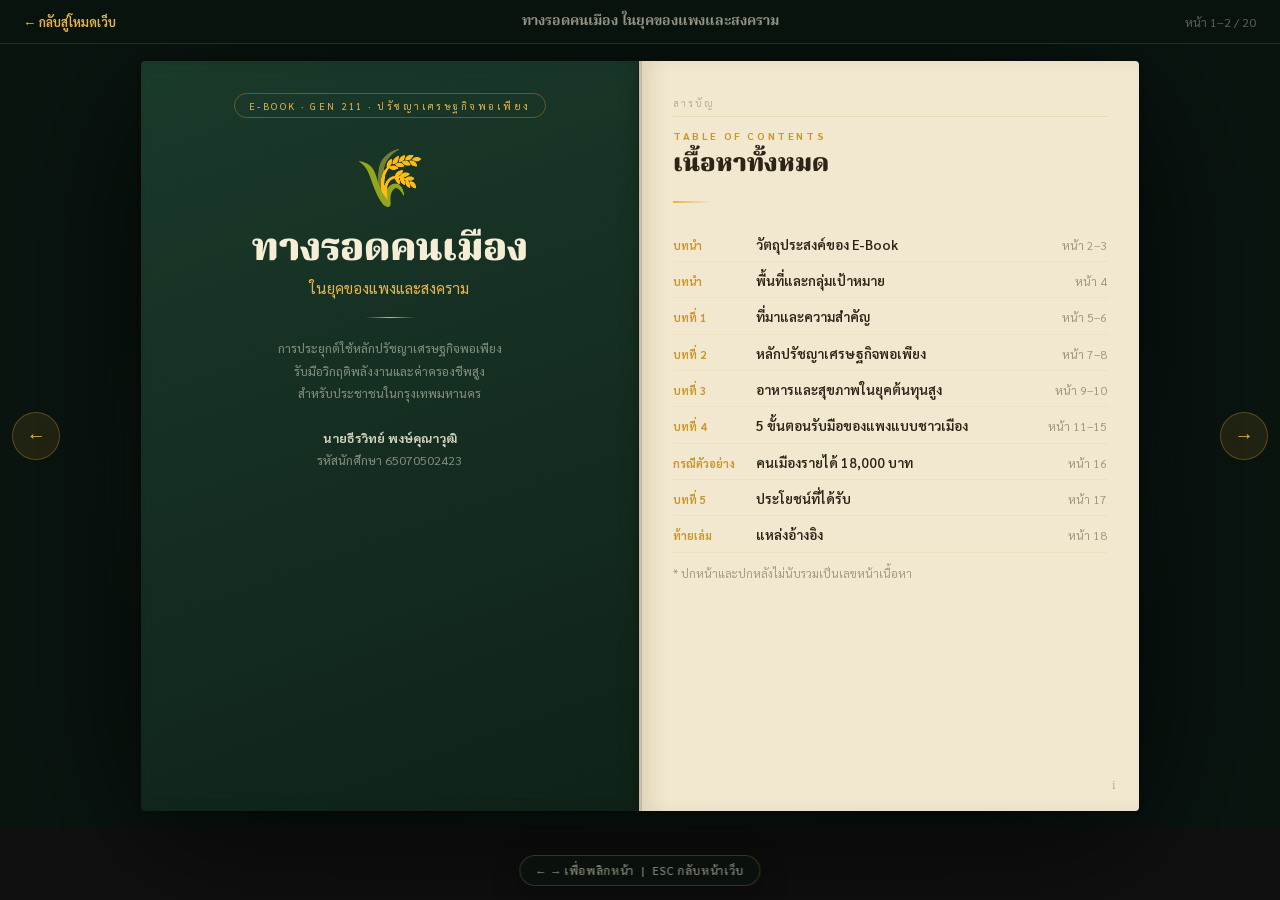
<file: book.html>
<!DOCTYPE html>
<html lang="th">
<head>
<meta charset="UTF-8">
<meta name="viewport" content="width=device-width, initial-scale=1.0">
<title>ทางรอดคนเมือง — โหมดหนังสือ</title>
<link href="https://fonts.googleapis.com/css2?family=Sarabun:wght@300;400;500;600;700;800&family=Noto+Serif+Thai:wght@300;400;600;700;900&display=swap" rel="stylesheet">
<link rel="stylesheet" href="book.css">
</head>
<body>

<!-- TOP BAR -->
<div class="topbar">
  <a href="index.html" class="topbar-back">← กลับสู่โหมดเว็บ</a>
  <div class="topbar-title">ทางรอดคนเมือง ในยุคของแพงและสงคราม</div>
  <div class="topbar-info" id="spreadInfo">หน้า 1–2 / 20</div>
</div>

<!-- BOOK STAGE -->
<div class="stage" id="stage">
  <div class="book-wrap" id="bookWrap">

    <div class="book-spine"></div>

    <!-- SPREAD 1 : COVER + TOC -->
    <div class="spread active" id="spread-0">
      <div class="page page-left cover-page">
        <div class="page-inner cover-inner">
          <div class="cover-badge">E-Book · Gen 211 · ปรัชญาเศรษฐกิจพอเพียง</div>
          <div class="cover-icon">🌾</div>
          <div class="cover-title">ทางรอดคนเมือง</div>
          <div class="cover-sub">ในยุคของแพงและสงคราม</div>
          <div class="cover-rule"></div>
          <div class="cover-meta">
            การประยุกต์ใช้หลักปรัชญาเศรษฐกิจพอเพียง<br>
            รับมือวิกฤติพลังงานและค่าครองชีพสูง<br>
            สำหรับประชาชนในกรุงเทพมหานคร<br><br>
            <strong style="color:rgba(245,237,214,0.85)">นายธีรวิทย์ พงษ์คุณาวุฒิ</strong><br>
            รหัสนักศึกษา 65070502423
          </div>
        </div>
      </div>

      <div class="page page-right">
        <div class="page-inner">
            <div class="running-head">สารบัญ</div>
            <div class="pc-chapter">Table of Contents</div>
            <div class="pc-title">เนื้อหาทั้งหมด</div>
            <div class="pc-divider"></div>

            <div class="toc-book-list">
                <div class="toc-book-row">
                    <div class="toc-book-ch">บทนำ</div>
                    <div class="toc-book-name">วัตถุประสงค์ของ E-Book</div>
                    <div class="toc-book-page">หน้า 2–3</div>
                </div>

                <div class="toc-book-row">
                    <div class="toc-book-ch">บทนำ</div>
                    <div class="toc-book-name">พื้นที่และกลุ่มเป้าหมาย</div>
                    <div class="toc-book-page">หน้า 4</div>
                </div>

                <div class="toc-book-row">
                    <div class="toc-book-ch">บทที่ 1</div>
                    <div class="toc-book-name">ที่มาและความสำคัญ</div>
                    <div class="toc-book-page">หน้า 5–6</div>
                </div>

                <div class="toc-book-row">
                    <div class="toc-book-ch">บทที่ 2</div>
                    <div class="toc-book-name">หลักปรัชญาเศรษฐกิจพอเพียง</div>
                    <div class="toc-book-page">หน้า 7–8</div>
                </div>

                <div class="toc-book-row">
                    <div class="toc-book-ch">บทที่ 3</div>
                    <div class="toc-book-name">อาหารและสุขภาพในยุคต้นทุนสูง</div>
                    <div class="toc-book-page">หน้า 9–10</div>
                </div>

                <div class="toc-book-row">
                    <div class="toc-book-ch">บทที่ 4</div>
                    <div class="toc-book-name">5 ขั้นตอนรับมือของแพงแบบชาวเมือง</div>
                    <div class="toc-book-page">หน้า 11–15</div>
                </div>

                <div class="toc-book-row">
                    <div class="toc-book-ch">กรณีตัวอย่าง</div>
                    <div class="toc-book-name">คนเมืองรายได้ 18,000 บาท</div>
                    <div class="toc-book-page">หน้า 16</div>
                </div>

                <div class="toc-book-row">
                    <div class="toc-book-ch">บทที่ 5</div>
                    <div class="toc-book-name">ประโยชน์ที่ได้รับ</div>
                    <div class="toc-book-page">หน้า 17</div>
                </div>

                <div class="toc-book-row">
                    <div class="toc-book-ch">ท้ายเล่ม</div>
                    <div class="toc-book-name">แหล่งอ้างอิง</div>
                    <div class="toc-book-page">หน้า 18</div>
                </div>
            </div>

        <div class="toc-note">
            * ปกหน้าและปกหลังไม่นับรวมเป็นเลขหน้าเนื้อหา
        </div>

        <div class="page-num">i</div>
        </div>
      </div>
    </div>

    <!-- SPREAD 2 : OBJECTIVES -->
    <div class="spread" id="spread-1">
      <div class="page page-left">
        <div class="page-inner">
          <div class="running-head">บทนำ — วัตถุประสงค์</div>
          <div class="pc-chapter">บทนำ</div>
          <div class="pc-title">E-Book นี้จัดทำขึ้นเพื่ออะไร?</div>
          <div class="pc-divider"></div>

          <p class="pc-body">
            E-Book เรื่อง <strong>“ทางรอดคนเมือง ในยุคของแพงและสงคราม”</strong>
            ทำขึ้นเพื่อชวนมองว่าสงครามและวิกฤติพลังงานไม่ได้เป็นเรื่องไกลตัว
            เพราะสุดท้ายแล้วมันส่งผลมาถึงค่าอาหาร ค่าเดินทาง และค่าของใช้ในชีวิตประจำวันของคนเมืองโดยตรง
          </p>

          <p class="pc-body">
            นอกจากนี้ ยังต้องการนำหลักเศรษฐกิจพอเพียงมาเล่าในแบบที่เข้าใจง่ายและใช้ได้จริงกับชีวิตประจำวัน
            ไม่ว่าจะเป็นการวางแผนเงิน ลดรายจ่าย ทำอาหารเอง หรือเตรียมเงินสำรองไว้เผื่อเหตุฉุกเฉิน
          </p>

          <div class="pc-highlight">
            <strong>แก่นของเล่มนี้:</strong> ไม่ใช่แค่ “ประหยัด” แต่คือการคิดก่อนใช้ วางแผนก่อนตัดสินใจ
            และเตรียมตัวให้พร้อมเมื่อสถานการณ์ไม่แน่นอน
          </div>

          <div class="page-num">2</div>
        </div>
      </div>

      <div class="page page-right">
        <div class="page-inner">
          <div class="running-head">บทนำ — วัตถุประสงค์หลัก</div>
          <div class="pc-chapter">วัตถุประสงค์หลัก</div>
          <div class="pc-title">เป้าหมายของการจัดทำ</div>
          <div class="pc-divider"></div>

          <div class="pc-step"><div class="pc-step-num">1</div><div class="pc-step-body">ศึกษาผลกระทบของสงครามและวิกฤติพลังงานต่อค่าครองชีพของประชาชนในกรุงเทพมหานคร</div></div>
          <div class="pc-step"><div class="pc-step-num">2</div><div class="pc-step-body">เผยแพร่ความรู้เกี่ยวกับหลักปรัชญาเศรษฐกิจพอเพียงในการรับมือกับวิกฤติ</div></div>
          <div class="pc-step"><div class="pc-step-num">3</div><div class="pc-step-body">เสนอแนวทางลดรายจ่ายและจัดการอาหารในระดับครัวเรือน</div></div>
          <div class="pc-step"><div class="pc-step-num">4</div><div class="pc-step-body">ส่งเสริมให้ประชาชนสามารถพึ่งพาตนเองและปรับตัวได้ในสถานการณ์วิกฤติ</div></div>
          <div class="pc-step"><div class="pc-step-num">5</div><div class="pc-step-body">จัดทำ E-Book ที่สามารถใช้เป็นสื่อให้ความรู้และนำไปประยุกต์ใช้ได้จริง</div></div>

          <div class="page-num">3</div>
        </div>
      </div>
    </div>

    <!-- SPREAD 3 : TARGET + INTRO -->
    <div class="spread" id="spread-2">
      <div class="page page-left">
        <div class="page-inner">
          <div class="running-head">บทนำ — พื้นที่และกลุ่มเป้าหมาย</div>
          <div class="pc-chapter">พื้นที่และกลุ่มเป้าหมาย</div>
          <div class="pc-title">ใครคือผู้อ่านหลัก?</div>
          <div class="pc-divider"></div>

          <div class="pc-highlight">
            <strong>พื้นที่:</strong> กรุงเทพมหานคร<br>
            เมืองที่พึ่งพาการขนส่งและตลาดเป็นหลัก จึงได้รับผลกระทบจากราคาพลังงานและต้นทุนสินค้าอย่างชัดเจน
          </div>

          <p class="pc-body" style="color:var(--gold);font-weight:700;margin-top:0.8rem">กลุ่มเป้าหมาย</p>
          <ul class="pc-list">
            <li>นักศึกษา ที่ต้องจัดการเงินในชีวิตประจำวันและค่าใช้จ่ายด้านอาหาร</li>
            <li>คนวัยทำงาน ที่ต้องรับมือกับค่าเดินทาง ค่าอาหาร และค่าใช้จ่ายประจำเดือน</li>
            <li>ครัวเรือนรายได้น้อยถึงปานกลาง ที่ได้รับผลกระทบจากค่าครองชีพสูงมากที่สุด</li>
          </ul>

          <div class="pc-highlight">
            กลุ่มเหล่านี้สามารถนำหลักพอเพียงไปปรับใช้ได้ทันที เช่น ลดรายจ่ายที่ไม่จำเป็น
            วางแผนอาหาร และเริ่มสร้างเงินสำรองฉุกเฉิน
          </div>
          <div class="target-image-box">
            <img src="assets/peoplebkk.jpg" alt="กลุ่มเป้าหมายคนเมือง">
          </div>

          <div class="page-num">4</div>
        </div>
      </div>

      <div class="page page-right">
        <div class="page-inner">
          <div class="running-head">บทที่ 1 — ที่มาและความสำคัญ</div>
          <div class="pc-chapter">บทที่ 1</div>
          <div class="pc-title">วิกฤติที่ไม่ไกลตัวเลย</div>
          <div class="pc-divider"></div>

          <p class="pc-body">
            ในปี 2026 สถานการณ์ความตึงเครียดในตะวันออกกลางและความขัดแย้งระหว่างประเทศ
            ส่งผลกระทบโดยตรงต่อราคาพลังงานในตลาดโลก ราคาน้ำมันพุ่งสูงกว่า
            <strong>50%</strong> ทำให้ต้นทุนการขนส่งและราคาสินค้าทั่วไทยเพิ่มสูงขึ้นตาม
          </p>

          <p class="pc-body">
            กรุงเทพมหานครซึ่งพึ่งพาการขนส่งและตลาดเป็นหลัก ได้รับผลกระทบอย่างเต็ม ๆ
            ทั้งค่าอาหาร ค่าเดินทาง และค่าของใช้ในชีวิตประจำวัน
          </p>
          <div class="pc-divider"></div>
          <div class="pc-chapter">รูปที่ 1 ราคาน้ำมันแก๊สโซฮอล์ 95</div>
          <div class="pc-body"></div>
          

          <div class="pc-image-box">
            <img src="assets/95.png" alt="กราฟราคาน้ำมันแก๊สโซฮอล์ 95">
          </div>
          <p class="pc-caption">ที่มา: motorist.co.th/petrol-prices</p>

          <p class="pc-body">
            จากข้อมูลราคาน้ำมันจะเห็นว่า เมื่อราคาพลังงานปรับตัวสูงขึ้น
            ต้นทุนการขนส่งสินค้าและบริการต่าง ๆ ก็เพิ่มขึ้นตาม ส่งผลให้ประชาชนต้องแบกรับค่าครองชีพที่สูงขึ้น
          </p>

          <div class="page-num">5</div>
        </div>
      </div>
    </div>

    <!-- SPREAD 4 : OIL + GOVERNMENT -->
    <div class="spread" id="spread-3">
      <div class="page page-left">
        <div class="page-inner">
          <div class="running-head">บทที่ 1 — ผลกระทบต่อสังคม</div>
          <div class="pc-chapter">ตัวเลขสำคัญ</div>
          <div class="pc-title">ผลกระทบที่ต้องรู้</div>
          <div class="pc-divider"></div>

          <div class="pc-stat-row">
            <div class="pc-stat"><div class="pc-stat-num">+50%</div><div class="pc-stat-label">ราคาน้ำมันเพิ่มขึ้น</div></div>
            <div class="pc-stat"><div class="pc-stat-num">10M+</div><div class="pc-stat-label">ประชาชนได้รับผล</div></div>
            <div class="pc-stat"><div class="pc-stat-num">66%</div><div class="pc-stat-label">หนี้สาธารณะต่อ GDP</div></div>
            <div class="pc-stat"><div class="pc-stat-num">20,000 ล้าน</div><div class="pc-stat-label">งบฯ ไทยช่วยไทยพลัส</div></div>
            
          </div>

          <p class="pc-body">
            แม้รัฐบาลจะออกโครงการ <strong>“ไทยช่วยไทยพลัส”</strong> เพื่อช่วยเหลือประชาชนกว่า 10 ล้านคน
            แต่ด้วยภาระหนี้สาธารณะที่สูง การพึ่งพามาตรการภาครัฐเพียงอย่างเดียวจึงไม่ยั่งยืน
          </p>

          <div class="pc-highlight">
            <strong>คำตอบที่แท้จริงอยู่ที่ปัจเจก</strong><br>
            ประชาชนต้องเริ่มวางแผนตนเอง และใช้หลักปรัชญาเศรษฐกิจพอเพียงเป็นแนวทางในการรับมือ
          </div>
          <div class="thai-image-box">
            <img src="assets/thaiplus.jfif" alt="ไทยช่วยไทยพลัส">
          </div>

          <div class="page-num">6</div>
        </div>
      </div>

      <div class="page page-right">
        <div class="page-inner">
          <div class="running-head">บทที่ 2 — หลักปรัชญา</div>
          <div class="pc-chapter">บทที่ 2</div>
          <div class="pc-title">เศรษฐกิจพอเพียง<br>คืออาวุธในยามวิกฤติ</div>
          <div class="pc-divider"></div>

          <p class="pc-body">
            หลักปรัชญาเศรษฐกิจพอเพียงของในหลวงรัชกาลที่ 9 ประกอบด้วย
            <strong>3 หลักการ</strong> และ <strong>2 เงื่อนไข</strong>
            ที่สามารถนำมาปรับใช้กับชีวิตคนเมืองได้อย่างลงตัว
          </p>

          <div class="pc-highlight">
            หลักนี้ไม่ได้หมายถึงการใช้ชีวิตอย่างขาดแคลน
            แต่คือการใช้ชีวิตอย่างมีเหตุผล พอดีกับฐานะ และเตรียมพร้อมรับความเปลี่ยนแปลง
          </div>

            <div class="sep-visual">
            <div class="sep-head">3 ห่วง 2 เงื่อนไข</div>

            <div class="sep-conditions">
                <div class="sep-condition">
                <div class="sep-condition-title">เงื่อนไขความรู้</div>
                <div class="sep-condition-body">รู้จักคิด วิเคราะห์ วางแผน และใช้ข้อมูลอย่างรอบคอบ</div>
                </div>

                <div class="sep-condition">
                <div class="sep-condition-title">เงื่อนไขคุณธรรม</div>
                <div class="sep-condition-body">ซื่อสัตย์ ขยัน อดทน ไม่เอาเปรียบ และช่วยเหลือกันในสังคม</div>
                </div>
            </div>

            <div class="sep-circles">
                <div class="sep-circle sep-circle-left">พอประมาณ</div>
                <div class="sep-circle sep-circle-right">มีเหตุผล</div>
                <div class="sep-circle sep-circle-bottom">มีภูมิคุ้มกัน</div>
                <div class="sep-center-label">3 ห่วง</div>
            </div>

            <div class="sep-result">
                เมื่อนำ <strong>3 ห่วง</strong> และ <strong>2 เงื่อนไข</strong> มาปรับใช้ร่วมกัน
                จะช่วยให้การดำเนินชีวิตเป็นไปอย่าง <strong>สมดุล มั่นคง และพร้อมรับการเปลี่ยนแปลง</strong>
            </div>
            </div>          

          <div class="page-num">7</div>
        </div>
      </div>
    </div>

    <!-- SPREAD 5 : PRINCIPLES 1 -->
    <div class="spread" id="spread-4">
      <div class="page page-left">
        <div class="page-inner">
        <div class="running-head">บทที่ 2 — 3 หลักการ</div>
          <div class="pc-chapter">3 หลักการ</div>
          <div class="pc-title">พอประมาณ · มีเหตุผล · มีภูมิคุ้มกัน</div>
          <div class="pc-divider"></div>

          <div class="pc-principle">
            <div class="pc-pnum">1</div>
            <div>
              <div class="pc-ptitle">ความพอประมาณ</div>
              <div class="pc-pbody">ใช้จ่ายให้เหมาะกับรายได้ของตัวเอง เลือกซื้อเฉพาะสิ่งที่จำเป็น ลดสิ่งที่ไม่จำเป็นลง ไม่ให้รายจ่ายเกินตัวในช่วงที่ค่าครองชีพพุ่งสูง</div>
            </div>
          </div>

          <div class="pc-principle">
            <div class="pc-pnum">2</div>
            <div>
              <div class="pc-ptitle">ความมีเหตุผล</div>
              <div class="pc-pbody">ก่อนใช้เงินหรือตัดสินใจใด ๆ ควรคิดและวางแผน เปรียบเทียบราคาก่อนซื้อ วางแผนเมนูล่วงหน้า ไม่ซื้อเพราะความอยากหรือกระแส</div>
            </div>
          </div>

          <div class="pc-principle">
            <div class="pc-pnum">3</div>
            <div>
              <div class="pc-ptitle">การมีภูมิคุ้มกัน</div>
              <div class="pc-pbody">เตรียมตัวไว้ก่อนเผื่อเกิดเหตุไม่คาดคิด มีเงินออมฉุกเฉิน ทำอาหารกินเองได้ และมีเครือข่ายคนช่วยเหลือกัน</div>
            </div>
          </div>
          <div class="pc-chapter">2 เงื่อนไข</div>
          <div class="pc-title">ความรู้และคุณธรรม</div>
          <div class="pc-divider"></div>

          <div class="pc-principle">
            <div class="pc-pnum">4</div>
            <div>
              <div class="pc-ptitle">เงื่อนไขความรู้</div>
              <div class="pc-pbody">รู้จักวางแผนการเงิน รู้ว่าอะไรคุ้มไม่คุ้ม รู้จักเลือกกินให้ดีต่อสุขภาพ เพื่อให้ตัดสินใจได้ถูกต้องในสถานการณ์ที่มีข้อจำกัด</div>
            </div>
          </div>

          <div class="pc-principle">
            <div class="pc-pnum">5</div>
            <div>
              <div class="pc-ptitle">เงื่อนไขคุณธรรม</div>
              <div class="pc-pbody">ไม่เอาเปรียบผู้อื่น ไม่กักตุนของเกินจำเป็น และช่วยเหลือกันในสังคมเมื่อเกิดวิกฤติ เพราะเราอยู่ร่วมกัน</div>
            </div>
          </div>

          <div class="pc-highlight">
            เมื่อนำ 3 หลักการและ 2 เงื่อนไขมารวมกัน คนเมืองจะสามารถรับมือกับของแพงได้อย่างเป็นระบบมากขึ้น
          </div>

          <div class="page-num">8</div>
        </div>
      </div>

      <div class="page page-right">
        <div class="page-inner">
          <div class="running-head">บทที่ 3 — สุขภาพและอาหาร</div>
          <div class="pc-chapter">บทที่ 3</div>
          <div class="pc-title">อาหารและสุขภาพ<br>ในยุคต้นทุนสูง</div>
          <div class="pc-divider"></div>

          <p class="pc-body">
            ราคาพลังงานที่เพิ่มขึ้นส่งผลให้ต้นทุนอาหารสูงขึ้นตาม
            คนเมืองต้องแบกรับค่าใช้จ่ายด้านอาหารที่สูงขึ้น และอาจส่งผลต่อคุณภาพการบริโภคโดยตรง
          </p>

          <p class="pc-body">
            การประยุกต์ใช้หลักปรัชญาเศรษฐกิจพอเพียงในด้านอาหารและสุขภาพ
            จึงสำคัญไม่แพ้การวางแผนการเงิน เพราะสุขภาพที่แย่ลงอาจนำไปสู่รายจ่ายฉุกเฉินที่สูงกว่าเดิม
          </p>

          <div class="pc-highlight">
            <strong>ประเด็นสำคัญ:</strong> การกินให้ดีในงบจำกัด ทำได้ด้วยการวางแผนเมนู
            ซื้อวัตถุดิบให้คุ้ม และลดการพึ่งพาอาหารสำเร็จรูปหรือ Delivery
          </div>

          <div class="page-num">9</div>
        </div>
      </div>
    </div>

    <!-- SPREAD 6 : CONDITIONS + HEALTH -->
    <div class="spread" id="spread-5">
      <div class="page page-left">
        <div class="page-inner">
          <div class="running-head">บทที่ 3 — แนวทางด้านอาหาร</div>
          <div class="pc-chapter">สุขภาพและอาหาร</div>
          <div class="pc-title">จัดการอาหารอย่างพอเพียง</div>
          <div class="pc-divider"></div>

          <div class="pc-step"><div class="pc-step-num">🥗</div><div class="pc-step-body"><strong>วางแผนมื้ออาหาร</strong> — เลือกอาหารที่มีประโยชน์ในงบที่จำกัด วางแผนเมนูล่วงหน้า ลดการพึ่งพาอาหารสำเร็จรูปที่แพงและโภชนาการต่ำ</div></div>
          <div class="pc-step"><div class="pc-step-num">🍳</div><div class="pc-step-body"><strong>ทำอาหารเองบางมื้อ</strong> — ลดการสั่ง Delivery และหันมาทำอาหารเองแม้เพียงบางมื้อ ช่วยลดรายจ่ายและควบคุมคุณภาพโภชนาการได้ดีกว่า</div></div>
          <div class="pc-step"><div class="pc-step-num">🌱</div><div class="pc-step-body"><strong>ปลูกผักในพื้นที่จำกัด</strong> — แม้อยู่คอนโดหรืออพาร์ตเมนต์ก็ปลูกผักสวนครัวในกระถางได้ เช่น ต้นหอม ผักชี พริก</div></div>
          <div class="pc-step"><div class="pc-step-num">💊</div><div class="pc-step-body"><strong>ป้องกันดีกว่ารักษา</strong> — การดูแลสุขภาพเชิงป้องกันด้วยอาหารที่ดีและการออกกำลังกาย คือการลงทุนระยะยาว</div></div>

          <div class="page-num">10</div>
        </div>
      </div>

      <div class="page page-right">
        <div class="page-inner">
            <div class="running-head">บทที่ 4 — วิธีการ</div>
            <div class="pc-chapter">บทที่ 4</div>
            <div class="pc-title">5 ขั้นตอนรับมือ<br>ของแพงแบบชาวเมือง</div>
            <div class="pc-divider"></div>

            <p class="pc-body">
            การรับมือของแพงไม่จำเป็นต้องเริ่มจากการเปลี่ยนชีวิตทั้งหมดทันที
            แต่สามารถเริ่มจากการมองเห็นพฤติกรรมการใช้เงินของตัวเอง แล้วค่อย ๆ ปรับทีละขั้น
            </p>

            <div class="step-vertical-list">
            <div class="step-vertical-item">
                <div class="step-vertical-num">1</div>
                <div class="step-vertical-content">
                <div class="step-vertical-title">เช็กสุขภาพการเงิน</div>
                <div class="step-vertical-body">จดรายรับ–รายจ่าย เพื่อดูว่าเงินหายไปกับอะไร</div>
                </div>
            </div>

            <div class="step-vertical-item">
                <div class="step-vertical-num">2</div>
                <div class="step-vertical-content">
                <div class="step-vertical-title">ตัดรายจ่ายที่ไม่จำเป็น</div>
                <div class="step-vertical-body">ลดสิ่งที่ใช้เพราะความเคยชิน เช่น Delivery กาแฟ หรือ Subscription ที่ไม่ได้ใช้</div>
                </div>
            </div>

            <div class="step-vertical-item">
                <div class="step-vertical-num">3</div>
                <div class="step-vertical-content">
                <div class="step-vertical-title">วางแผนอาหาร</div>
                <div class="step-vertical-body">วางเมนูล่วงหน้า ซื้อวัตถุดิบให้คุ้ม และทำอาหารเองบางมื้อ</div>
                </div>
            </div>

            <div class="step-vertical-item">
                <div class="step-vertical-num">4</div>
                <div class="step-vertical-content">
                <div class="step-vertical-title">สร้างเงินสำรองฉุกเฉิน</div>
                <div class="step-vertical-body">แยกเงินออมก่อนใช้ เพื่อรองรับเหตุไม่คาดคิดในอนาคต</div>
                </div>
            </div>

            <div class="step-vertical-item">
                <div class="step-vertical-num">5</div>
                <div class="step-vertical-content">
                <div class="step-vertical-title">ติดตามข่าวสารอย่างมีวิจารณญาณ</div>
                <div class="step-vertical-body">ตรวจสอบข้อมูลจากแหล่งที่เชื่อถือได้ ไม่ตื่นตระหนกและไม่กักตุนเกินจำเป็น</div>
                </div>
            </div>
            </div>

            <div class="pc-highlight step-summary">
            <strong>ภาพรวม:</strong> เริ่มจากรู้จักพฤติกรรมการใช้เงินของตัวเอง
            ลดสิ่งที่ไม่จำเป็น วางแผนอาหาร สร้างเงินสำรอง และตัดสินใจบนข้อมูลที่น่าเชื่อถือ
            </div>

          <div class="page-num">11</div>
        </div>
      </div>
    </div>

    <!-- SPREAD 7 : HEALTH PRACTICAL -->
    <div class="spread" id="spread-6">
      <div class="page page-left">
        <div class="page-inner">
          <div class="running-head">บทที่ 4 — ขั้นตอนที่ 1-2</div>
          <div class="pc-chapter">ขั้นตอนที่ 1</div>
          <div class="pc-title">เช็กสุขภาพการเงินตัวเอง</div>
          <div class="pc-divider"></div>

          <p class="pc-body">
            ก่อนแก้อะไร ต้องรู้ก่อนว่าตัวเองอยู่ตรงไหน
            จดบันทึกรายรับ-รายจ่ายทุกบาทในแต่ละเดือน แล้วแบ่งเป็น
            <strong>“จำเป็น”</strong> กับ <strong>“ไม่จำเป็น”</strong>
            เพื่อให้เห็นว่าเงินหายไปไหน
          </p>

          <div class="pc-highlight">
            <strong>ตัวอย่าง:</strong> คนเงินเดือน 20,000 บาทที่รู้สึกว่าไม่พอ
            อาจพบว่าใช้กับ Delivery และร้านสะดวกซื้อไปถึง <strong>6,000–8,000 บาท/เดือน</strong> โดยไม่รู้ตัว
          </div>

          <p class="pc-body"><strong>เครื่องมือที่ใช้ได้:</strong> แอป MeowJot หรือสมุดจดรายรับ-รายจ่าย</p>

          <div class="pc-chapter">ขั้นตอนที่ 2</div>
          <div class="pc-title">ตัดรายจ่ายที่ไม่จำเป็น</div>
          <div class="pc-divider"></div>

          <p class="pc-body">
            เมื่อเห็นภาพรายจ่ายแล้ว ให้ระบุสิ่งที่สามารถลดหรือตัดได้ทันที
            เช่น Subscription ที่ไม่ได้ใช้ การสั่ง Delivery ทุกวัน หรือกาแฟแก้วละ 80 บาทวันละแก้ว
          </p>

          <div class="pc-highlight">
            <strong>ประหยัดได้:</strong><br>
            ลดกาแฟนอก 1 แก้ว/วัน (80 บาท) = <strong>2,400 บาท/เดือน</strong><br>
            ยกเลิก Streaming 2 แพลตฟอร์ม = <strong>400–600 บาท/เดือน</strong>
          </div>

          <p class="pc-body">
            เครื่องมือที่ช่วยจัดงบได้ง่ายคือ <strong>50/30/20</strong>
            คือ จำเป็น 50% / อยากได้ 30% / ออม 20%
          </p>
          

          <div class="page-num">12</div>
        </div>
      </div>

      <div class="page page-right">
        <div class="page-inner">
          <div class="running-head">บทที่ 4 — ขั้นตอนที่ 2-3</div>
          <div class="book-budget-viz" id="budgetViz">
            <p class="budget-viz-label">ลองใส่รายได้ของคุณ</p>

            <div class="budget-input-row">
                <input
                type="number"
                id="incomeInput"
                class="budget-input"
                placeholder="เช่น 18000"
                min="1000"
                max="999999"
                >
                <span class="budget-currency">บาท/เดือน</span>
            </div>

            <div class="donut-wrapper">
                <svg id="donutSvg" viewBox="0 0 220 220" width="180" height="180">
                <circle
                    class="donut-bg"
                    cx="110"
                    cy="110"
                    r="80"
                    fill="none"
                    stroke="rgba(44,36,22,0.08)"
                    stroke-width="36"
                />

                <circle
                    id="arc-necessary"
                    class="donut-arc"
                    cx="110"
                    cy="110"
                    r="80"
                    fill="none"
                    stroke="#E8B44A"
                    stroke-width="36"
                    stroke-dasharray="0 502.65"
                    stroke-dashoffset="502.65"
                    transform="rotate(-90 110 110)"
                />

                <circle
                    id="arc-want"
                    class="donut-arc"
                    cx="110"
                    cy="110"
                    r="80"
                    fill="none"
                    stroke="#7A9E7E"
                    stroke-width="36"
                    stroke-dasharray="0 502.65"
                    stroke-dashoffset="502.65"
                    transform="rotate(-90 110 110)"
                />

                <circle
                    id="arc-save"
                    class="donut-arc"
                    cx="110"
                    cy="110"
                    r="80"
                    fill="none"
                    stroke="#4A9E7A"
                    stroke-width="36"
                    stroke-dasharray="0 502.65"
                    stroke-dashoffset="502.65"
                    transform="rotate(-90 110 110)"
                />

                <text
                    id="donut-center-num"
                    x="110"
                    y="105"
                    text-anchor="middle"
                    font-family="'Noto Serif Thai',serif"
                    font-size="22"
                    font-weight="900"
                    fill="#2C2416"
                >50/30</text>

                <text
                    id="donut-center-label"
                    x="110"
                    y="125"
                    text-anchor="middle"
                    font-family="'Sarabun',sans-serif"
                    font-size="11"
                    fill="rgba(44,36,22,0.55)"
                >/20</text>
                </svg>

                <div class="donut-legend">
                <div class="legend-item" id="leg-necessary">
                    <span class="legend-dot" style="background:#E8B44A"></span>
                    <div>
                    <div class="legend-title">จำเป็น <span class="legend-pct">50%</span></div>
                    <div class="legend-amount" id="amt-necessary">—</div>
                    </div>
                </div>

                <div class="legend-item" id="leg-want">
                    <span class="legend-dot" style="background:#7A9E7E"></span>
                    <div>
                    <div class="legend-title">อยากได้ <span class="legend-pct">30%</span></div>
                    <div class="legend-amount" id="amt-want">—</div>
                    </div>
                </div>

                <div class="legend-item" id="leg-save">
                    <span class="legend-dot" style="background:#4A9E7A"></span>
                    <div>
                    <div class="legend-title">ออม <span class="legend-pct">20%</span></div>
                    <div class="legend-amount" id="amt-save">—</div>
                    </div>
                </div>
                </div>
            </div>
            </div>

            <div class="pc-chapter step3-heading">ขั้นตอนที่ 3</div>
            <div class="pc-title">วางแผนอาหารล่วงหน้า</div>
            <div class="pc-divider"></div>

            <p class="pc-body">
                อาหารคือรายจ่ายที่ใหญ่ที่สุดและควบคุมได้มากที่สุด
                วางแผนเมนู 1 สัปดาห์ล่วงหน้า ซื้อวัตถุดิบในคราวเดียว
                ลดทั้งค่าใช้จ่ายและการตัดสินใจสั่ง Delivery
            </p>

            <table class="pc-table">
                <thead><tr><th>มื้ออาหาร</th><th>สั่ง Delivery</th><th>ทำเอง</th></tr></thead>
                <tbody>
                <tr><td>ข้าวผัดไข่</td><td>80–100 บาท</td><td class="good">15–25 บาท</td></tr>
                <tr><td>ข้าวผัดผักรวม</td><td>80–110 บาท</td><td class="good">20–35 บาท</td></tr>
                <tr><td>ข้าวไข่เจียว</td><td>80–100 บาท</td><td class="good">10–20 บาท</td></tr>
                </tbody>
            </table>

          <div class="page-num">13</div>
        </div>
      </div>
    </div>

    <!-- SPREAD 8 : STEP 1-2 -->
    <div class="spread" id="spread-7">
      <div class="page page-left">
        <div class="page-inner">
          <div class="running-head">บทที่ 4 — ผลลัพธ์จากการทำอาหารเอง</div>
          <div class="pc-chapter">เปรียบเทียบค่าอาหาร</div>
          <div class="pc-title">ทำเองประหยัดกว่าชัดเจน</div>
          <div class="pc-divider"></div>

          <div class="pc-highlight">
            สั่ง Delivery วันละ 2 มื้อ = <strong>6,000 บาท/เดือน</strong><br>
            ทำเองวันละ 2 มื้อ = <strong>1,800 บาท/เดือน</strong><br>
            <strong style="color:#2D6A3F">ประหยัดได้ 4,200 บาท/เดือน</strong>
          </div>

          <p class="pc-body">
            เงินที่ประหยัดได้จากอาหารสามารถนำไปใช้สร้างเงินสำรองฉุกเฉิน
            หรือแบ่งเป็นเงินออมระยะยาวได้โดยไม่ต้องเพิ่มรายได้ทันที
          </p>

          <div class="pc-highlight">
            <strong>หลักพอประมาณ:</strong> ไม่จำเป็นต้องเลิกกินนอกบ้านทั้งหมด
            แต่อาจเริ่มจากทำอาหารเองบางมื้อ และเลือกสั่งเฉพาะวันที่จำเป็นจริง ๆ
          </div>
        <div class="pc-chapter">ขั้นตอนที่ 4</div>
          <div class="pc-title">สร้างเงินสำรองฉุกเฉิน</div>
          <div class="pc-divider"></div>

          <p class="pc-body">
            เงินส่วนที่เหลือจากการลดรายจ่าย ควรถูกแยกไปเป็นเงินสำรองฉุกเฉินก่อนเสมอ
            ตั้งเป้า 3 เดือนของค่าใช้จ่ายพื้นฐาน เพื่อรองรับเหตุไม่คาดคิด เช่น ตกงาน เจ็บป่วย
            หรือของแพงพุ่งขึ้นกะทันหัน
          </p>

          <div class="pc-highlight">
            ค่าใช้จ่ายพื้นฐาน 10,000 บาท/เดือน → เป้าหมายเงินสำรอง 30,000 บาท<br>
            ถ้าออมได้ 2,000 บาท/เดือน → ใช้เวลาประมาณ 15 เดือน
          </div>

          <p class="pc-body">
            วิธีที่ทำได้ง่ายคือแยกเงินออมทันทีหลังรับเงินเดือน
            ก่อนนำเงินส่วนที่เหลือไปใช้จ่ายในชีวิตประจำวัน
          </p>

          <div class="page-num">14</div>
        </div>
      </div>

      <div class="page page-right">
        <div class="page-inner">
          <div class="running-head">บทที่ 4 — ขั้นตอนที่ 5</div>
          <div class="pc-chapter">ขั้นตอนที่ 5</div>
          <div class="pc-title">ติดตามข่าวสารอย่างมีวิจารณญาณ</div>
          <div class="pc-divider"></div>

          <p class="pc-body">
            ในยามวิกฤติ ข้อมูลผิดและการกักตุนเกินจำเป็นคือตัวการที่ทำให้ปัญหารุนแรงขึ้น
            จึงควรตรวจสอบข้อมูลก่อนเชื่อ และตัดสินใจบนฐานความจริง ไม่ใช่ความกลัว
          </p>

          <div class="pc-highlight">
            <strong>บทเรียน 2026:</strong> เมื่อข่าวสงครามอิหร่านแพร่สะพัด
            เกิดการแห่ซื้อน้ำมันจนขาดตลาด ทั้งที่ไทยยังมีสำรองเพียงพอ
            การกักตุนจึงสร้างปัญหาเองโดยไม่จำเป็น
          </div>

          <p class="pc-body"><strong>แหล่งข้อมูลที่เชื่อถือได้:</strong></p>
          <ul class="pc-list">
            <li>กรมพลังงาน</li>
            <li>ธนาคารแห่งประเทศไทย</li>
            <li>สำนักงานสถิติแห่งชาติ</li>
          </ul>

          <div class="page-num">15</div>
        </div>
      </div>
    </div>

    <!-- SPREAD 11 : CASE STUDY + BENEFITS -->
    <div class="spread" id="spread-8">
      <div class="page page-left">
        <div class="page-inner">
          <div class="running-head">กรณีตัวอย่าง — คนเมืองรายได้ 18,000 บาท</div>
          <div class="pc-chapter">กรณีตัวอย่าง</div>
          <div class="pc-title">คนเมืองรายได้ 18,000 บาท</div>
          <div class="pc-divider"></div>

          <p class="pc-body">
            ลองดูตัวอย่างของคนวัยทำงานในกรุงเทพฯ ที่มีรายได้เดือนละ 18,000 บาท
            และต้องเจอกับค่าอาหาร ค่าเดินทาง รวมถึงค่าของใช้ที่แพงขึ้นเรื่อย ๆ
          </p>

          <table class="pc-table">
            <thead>
              <tr>
                <th>รายการ</th>
                <th>ก่อนปรับ</th>
                <th>หลังปรับ</th>
                <th>ประหยัดได้</th>
              </tr>
            </thead>
            <tbody>
              <tr>
                <td>ค่าที่พัก/น้ำ/ไฟ</td>
                <td>6,500</td>
                <td>6,500</td>
                <td>0</td>
              </tr>
              <tr>
                <td>ค่าอาหาร/เครื่องดื่ม</td>
                <td>8,000</td>
                <td class="good">4,000</td>
                <td class="good">4,000</td>
              </tr>
              <tr>
                <td>ค่าเดินทาง</td>
                <td>2,000</td>
                <td class="good">1,500</td>
                <td class="good">500</td>
              </tr>
              <tr>
                <td>Subscription</td>
                <td>500</td>
                <td class="good">200</td>
                <td class="good">300</td>
              </tr>
              <tr>
                <td><strong>เงินออม</strong></td>
                <td>1,000</td>
                <td class="good"><strong>5,800</strong></td>
                <td class="good">+4,800</td>
              </tr>
            </tbody>
          </table>
          <div class="pc-chapter">บทเรียนจากกรณีตัวอย่าง <strong>ปรับเล็กน้อย แต่เห็นผลชัดเจน</strong></div>

          <!-- <div class="pc-divider"></div> -->

          <div class="pc-stat-row">
            <div class="pc-stat"><div class="pc-stat-num">17,000</div><div class="pc-stat-label">รายจ่ายก่อนปรับ</div></div>
            <div class="pc-stat"><div class="pc-stat-num">12,200</div><div class="pc-stat-label">รายจ่ายหลังปรับ</div></div>
          </div>

          <p class="pc-body">
            เมื่อนำหลัก <strong>พอประมาณ มีเหตุผล และสร้างภูมิคุ้มกัน</strong> มาปรับใช้
            ผลลัพธ์เปลี่ยนไปอย่างชัดเจน โดยเฉพาะเงินออมที่เพิ่มขึ้นจาก 500 บาทเป็น 3,000 บาทต่อเดือน
          </p>

          <div class="pc-highlight">
            เศรษฐกิจพอเพียงไม่ได้แปลว่าต้องประหยัดจนลำบาก
            แต่คือการ <strong>รู้ว่าอะไรจำเป็น อะไรลดได้</strong>
            และเตรียมตัวให้พร้อมเมื่อสถานการณ์ไม่แน่นอน
          </div>

          <div class="page-num">16</div>
        </div>
      </div>

      <div class="page page-right">
        <div class="page-inner">
          <div class="running-head">บทที่ 5 — ประโยชน์ที่ได้รับ</div>
          <div class="pc-chapter">บทที่ 5</div>
          <div class="pc-title">ผลที่เกิดขึ้นกับ<br>ตัวเอง ต่อผู้อื่นและสังคม</div>
          <div class="pc-divider"></div>

          <p class="pc-body" style="color:var(--gold);font-weight:700">ต่อตัวเอง</p>
          <ul class="pc-list">
            <li>เข้าใจว่าสงครามและวิกฤติโลกไม่ได้ไกลตัว แต่ส่งผลกับค่าใช้จ่ายในชีวิตประจำวันโดยตรง</li>
            <li>ฝึกคิดและมองปัญหาแบบเป็นระบบ รับมือกับของแพงได้เหมาะกับตัวเอง</li>
            <li>นำหลักเศรษฐกิจพอเพียงมาปรับใช้จริง เช่น วางแผนการเงินและเลือกใช้จ่ายให้คุ้มค่า</li>
            <li>ได้ฝึกทักษะการค้นคว้าและนำเสนอข้อมูลในรูปแบบ E-Book</li>
          </ul>
          <p class="pc-body" style="color:var(--gold);font-weight:700">ต่อผู้อื่น</p>
          <ul class="pc-list">
            <li>คนอ่านสามารถเข้าใจสถานการณ์วิกฤติได้ง่ายขึ้น เพราะเชื่อมกับชีวิตประจำวัน</li>
            <li>ได้แนวทางที่นำไปใช้ได้จริง เช่น การลดค่าใช้จ่าย การเลือกกิน หรือการวางแผนการเงิน</li>
            <li>สามารถนำไปปรับใช้ต่อในชีวิตของตนเองหรือครอบครัวได้ทันที</li>
          </ul>

          <p class="pc-body" style="color:var(--gold);font-weight:700">ต่อสังคม</p>
          <ul class="pc-list">
            <li>ส่งเสริมให้คนใช้ชีวิตแบบพอดี ไม่ฟุ่มเฟือย ลดการบริโภคเกินความจำเป็น</li>
            <li>ทำให้คนตระหนักถึงความสำคัญของการเตรียมตัวรับมือวิกฤติ</li>
            <li>สร้างชุมชนที่แข็งแรงและพึ่งพาตัวเองได้ในระยะยาว</li>
          </ul>
          <div class="page-num">17</div>
        </div>
      </div>
    </div>

    <!-- SPREAD 10 : EMERGENCY + NEWS -->
    <div class="spread" id="spread-9">
      <div class="page page-left">
        <div class="page-inner">
          <div class="running-head">ท้ายเล่ม — แหล่งอ้างอิง</div>
          <div class="pc-chapter">ท้ายเล่ม</div>
          <div class="pc-title">แหล่งอ้างอิง</div>
          <div class="pc-divider"></div>

          <div class="pc-ref"><div class="pc-ref-num">01</div><div><div class="pc-ref-title">โครงการไทยช่วยไทยพลัส</div><div class="pc-ref-src">หอการค้าไทย — tcc.or.th/thai-helps-thai-plus</div></div></div>
          <div class="pc-ref"><div class="pc-ref-num">02</div><div><div class="pc-ref-title">ข้อมูลราคาน้ำมันในประเทศไทยรายวัน</div><div class="pc-ref-src">Motorist Thailand — motorist.co.th/petrol-prices</div></div></div>
          <div class="pc-ref"><div class="pc-ref-num">03</div><div><div class="pc-ref-title">หลักปรัชญาของเศรษฐกิจพอเพียง</div><div class="pc-ref-src">สำนักงานคณะกรรมการพัฒนาการเศรษฐกิจและสังคมแห่งชาติ — nesdc.go.th</div></div></div>
          <div class="pc-ref"><div class="pc-ref-num">04</div><div><div class="pc-ref-title">รายงานสถานการณ์ราคาสินค้าและบริการ</div><div class="pc-ref-src">กระทรวงพาณิชย์ไทย — price.moc.go.th</div></div></div>
          <div class="pc-ref"><div class="pc-ref-num">05</div><div><div class="pc-ref-title">ข้อมูลราคาพลังงานและนโยบายพลังงาน</div><div class="pc-ref-src">กรมพัฒนาพลังงานทดแทนและอนุรักษ์พลังงาน — dede.go.th</div></div></div>

          <div style="margin-top:auto;padding-top:0.8rem;border-top:1px solid rgba(200,150,42,0.15);font-size:0.68rem;color:rgba(74,60,40,0.4);text-align:center">
            © 2026 · วิชา Gen 211 · จัดทำเพื่อการศึกษาเท่านั้น
          </div>

          <div class="page-num">18</div>
        </div>
      </div>

      <div class="page page-right back-page">
        <div class="page-inner">
          <div style="text-align:center;padding:2rem;display:flex;flex-direction:column;align-items:center;justify-content:center;height:100%;gap:1rem">
            <div style="font-size:3rem">🌾</div>
            <div style="font-family:'Noto Serif Thai',serif;font-size:1.15rem;font-weight:900;color:rgba(245,237,214,0.85);line-height:1.55">
              “การใช้ชีวิตแบบพอเพียง<br>
              ไม่ใช่การขาดแคลน<br>
              แต่คือการมีพอ รู้จักพอ<br>
              และพร้อมรับมือกับ<br>
              ความไม่แน่นอน”
            </div>
            <div style="width:44px;height:1px;background:rgba(200,150,42,0.45)"></div>
            <div style="font-size:0.72rem;color:rgba(245,237,214,0.4);line-height:1.8">
              หลักปรัชญาเศรษฐกิจพอเพียง<br>
              พระบาทสมเด็จพระเจ้าอยู่หัว รัชกาลที่ 9<br><br>
              นายธีรวิทย์ พงษ์คุณาวุฒิ<br>
              รหัสนักศึกษา 65070502423
            </div>
          </div>
        </div>
      </div>
    </div>

  </div>

  <!-- NAV ARROWS -->
  <button class="nav-arrow nav-left" id="btnPrev" onclick="flipSpread(-1)">&#8592;</button>
  <button class="nav-arrow nav-right" id="btnNext" onclick="flipSpread(1)">&#8594;</button>
</div>

<div class="kbd-hint">← → เพื่อพลิกหน้า &nbsp;|&nbsp; ESC กลับหน้าเว็บ</div>

<script src="book.js"></script>
</body>
</html>
</file>
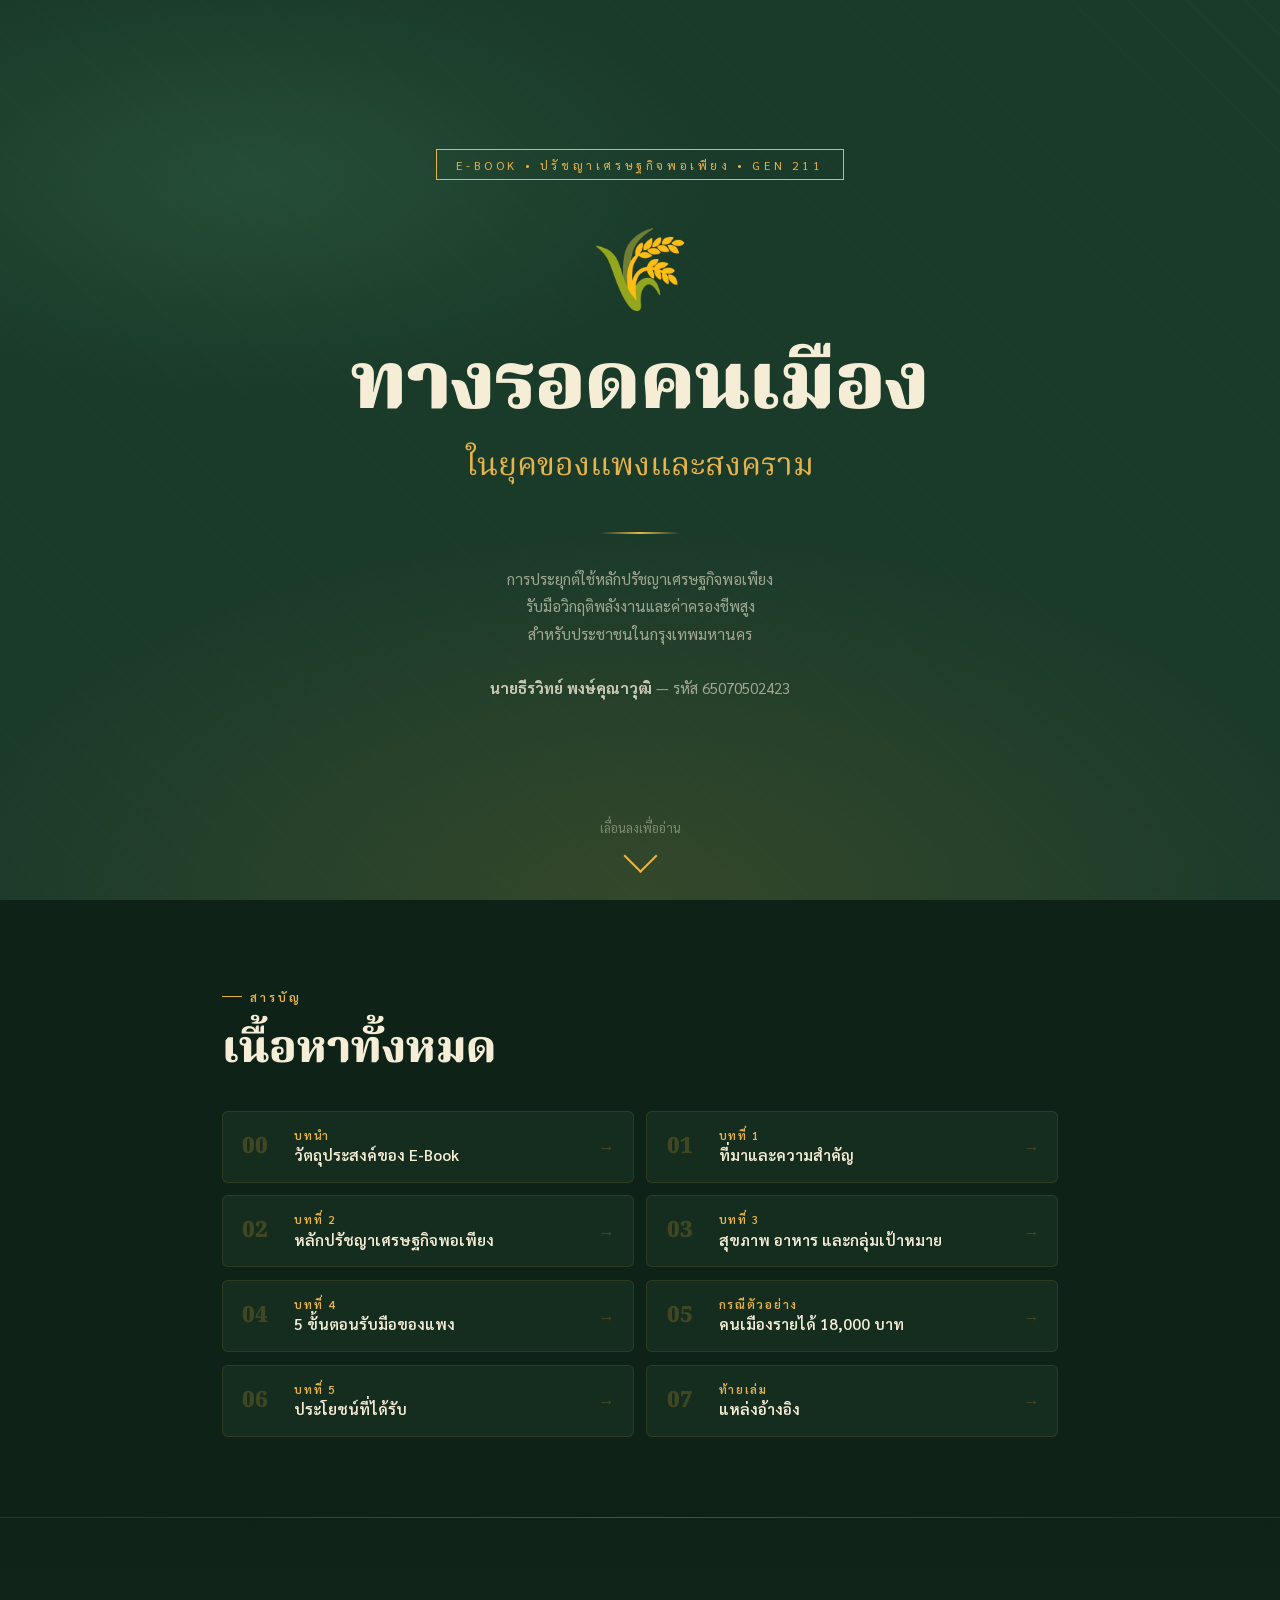
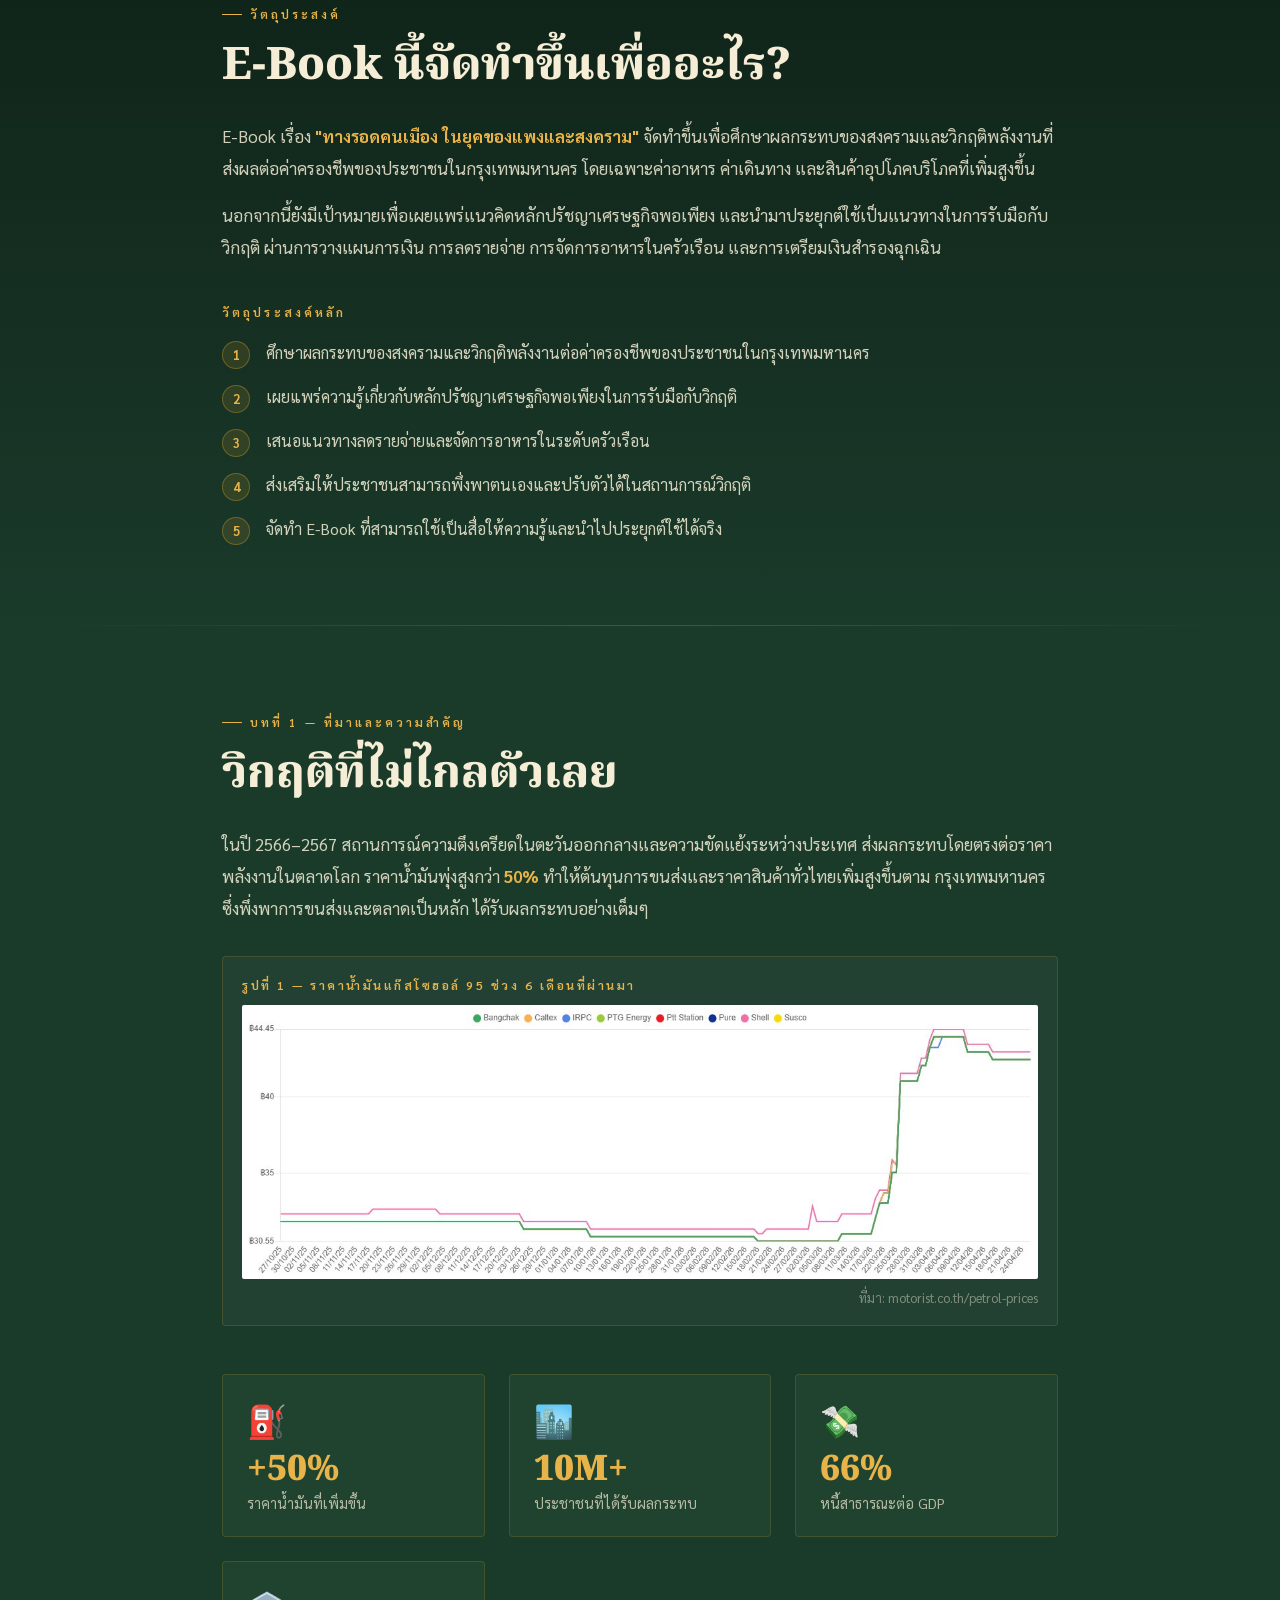
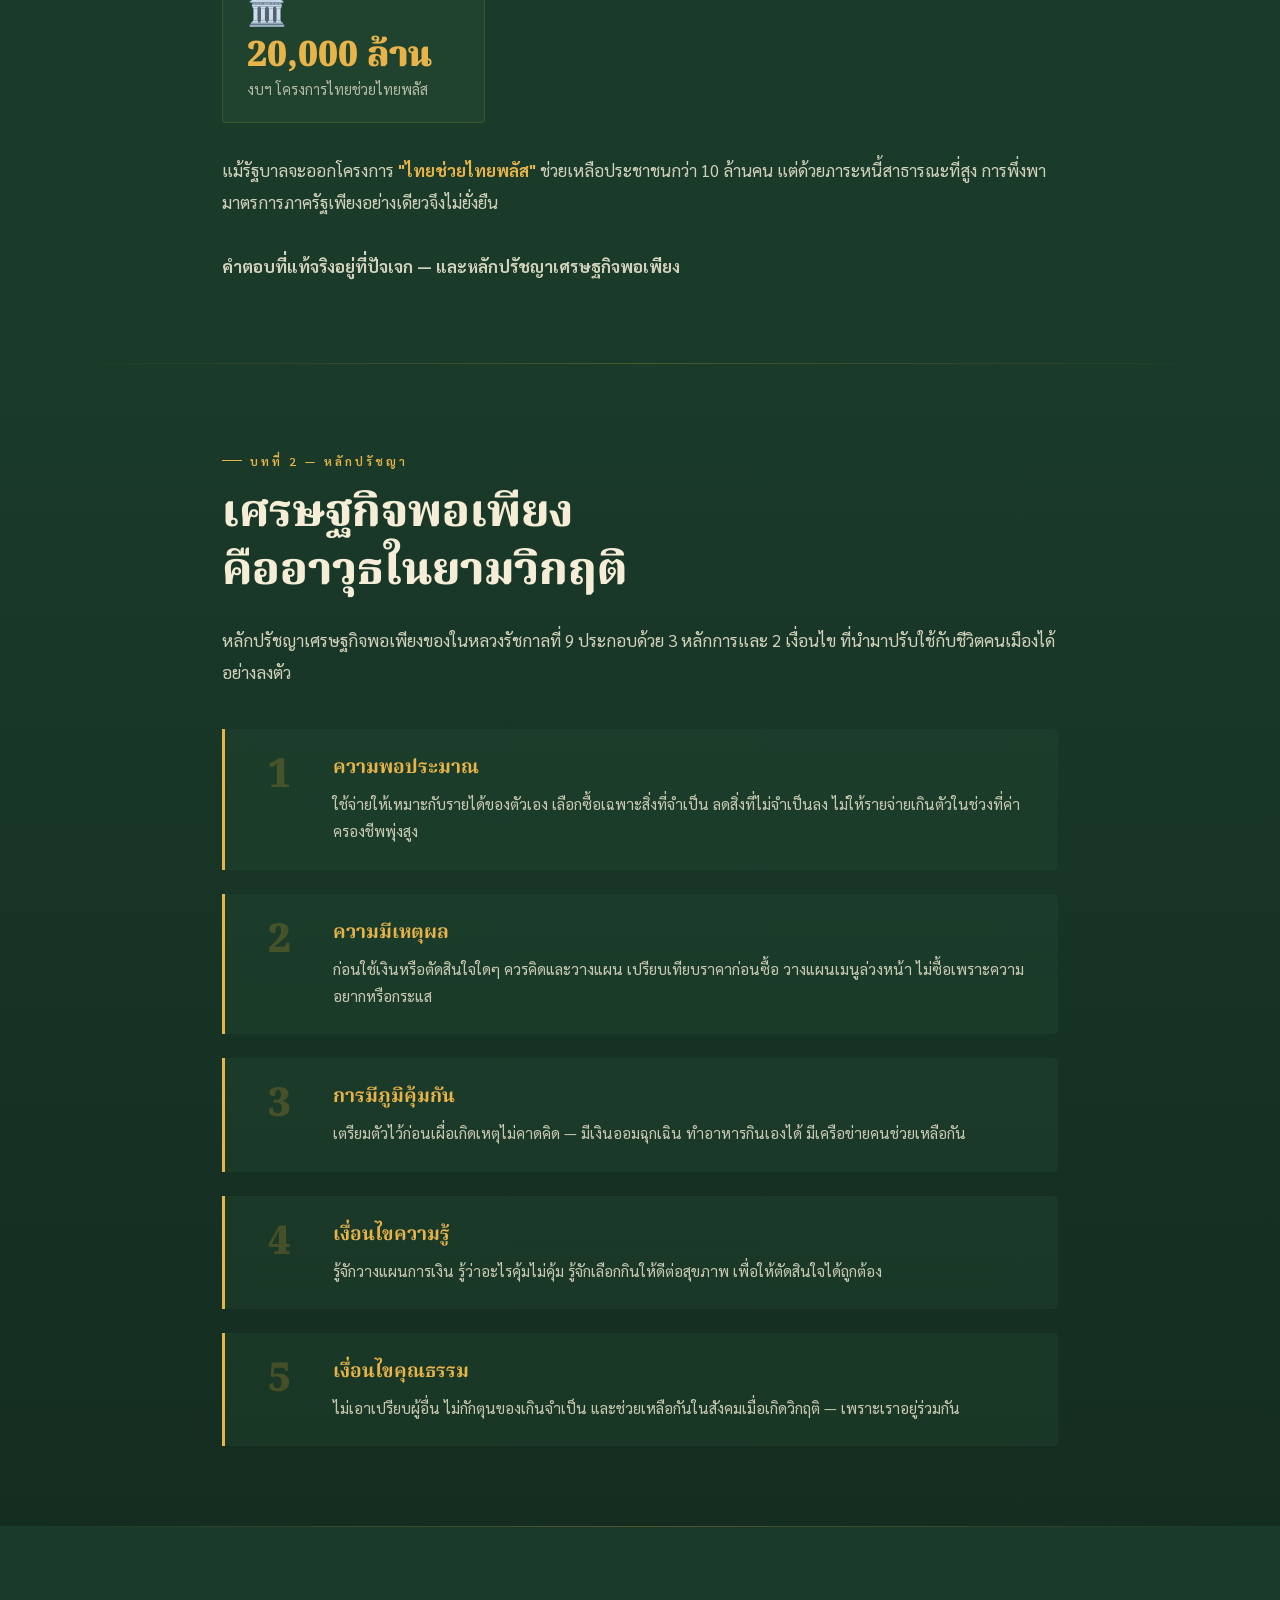
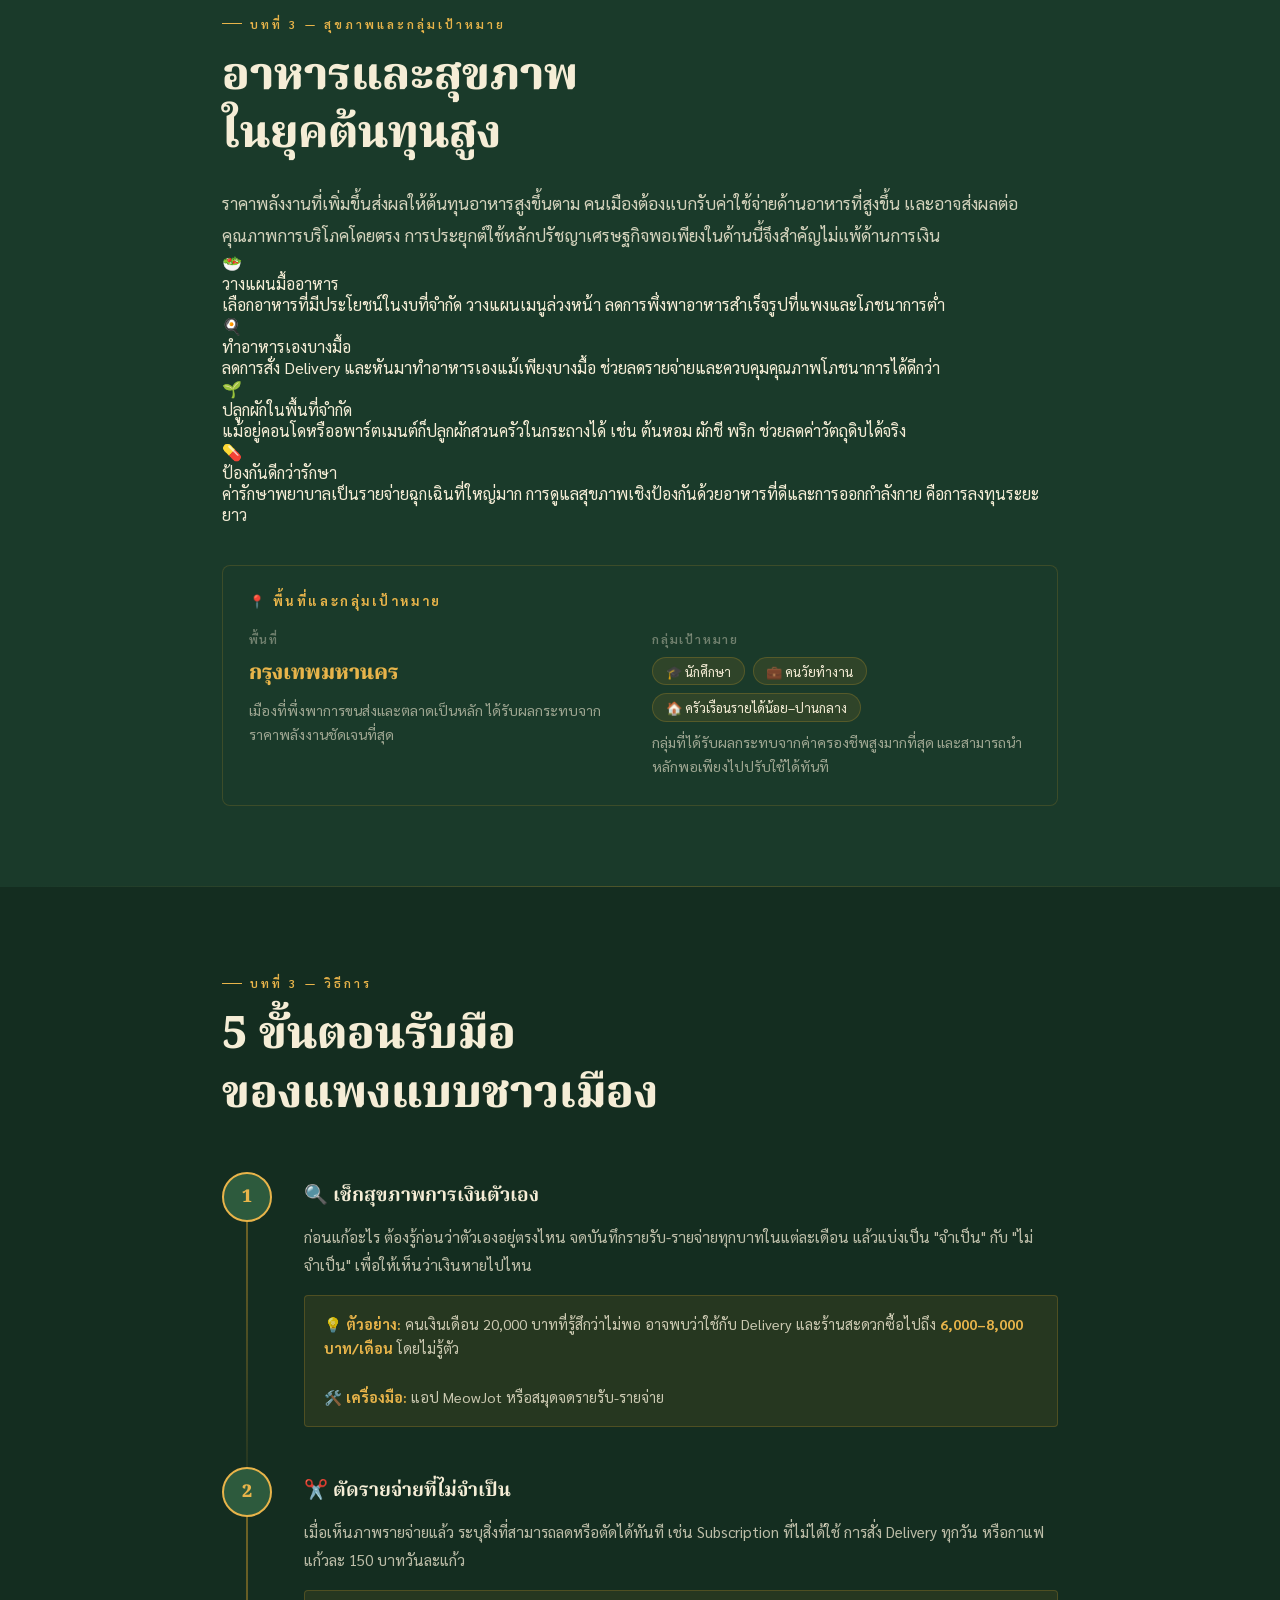
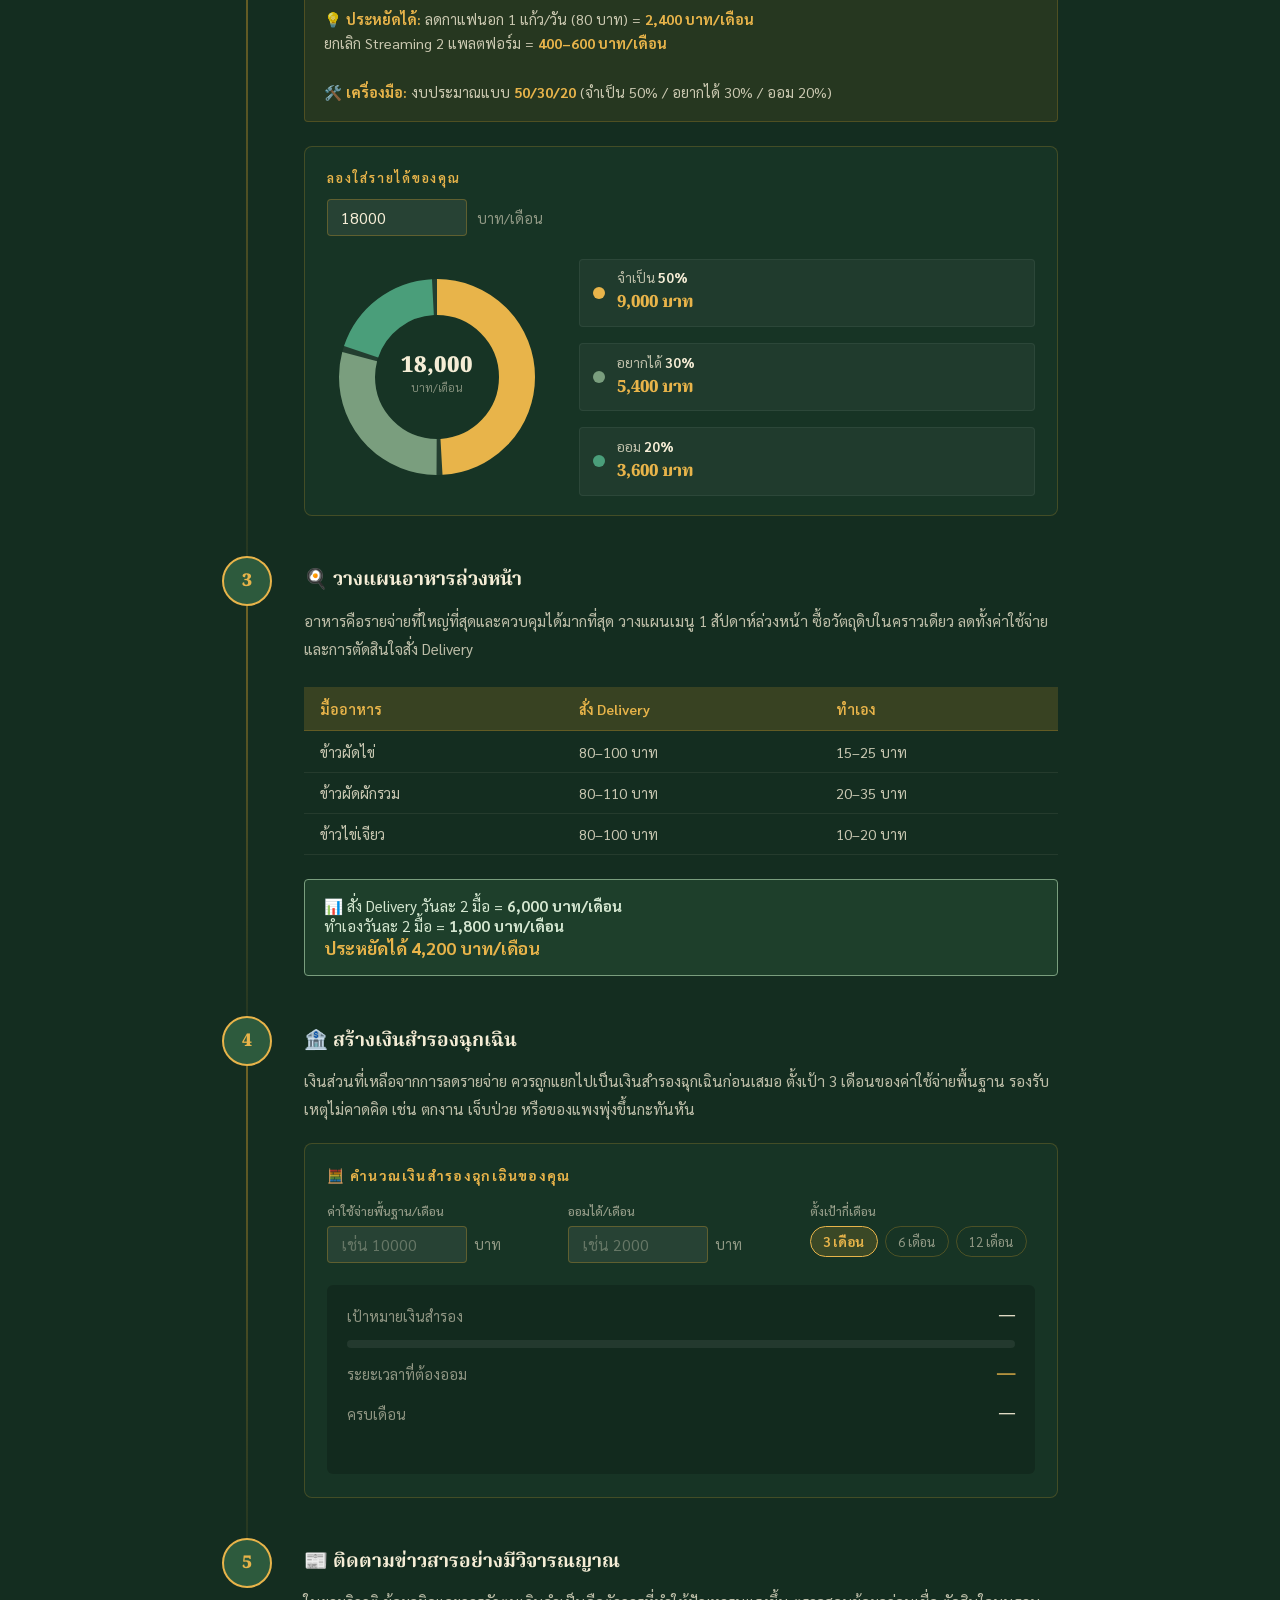
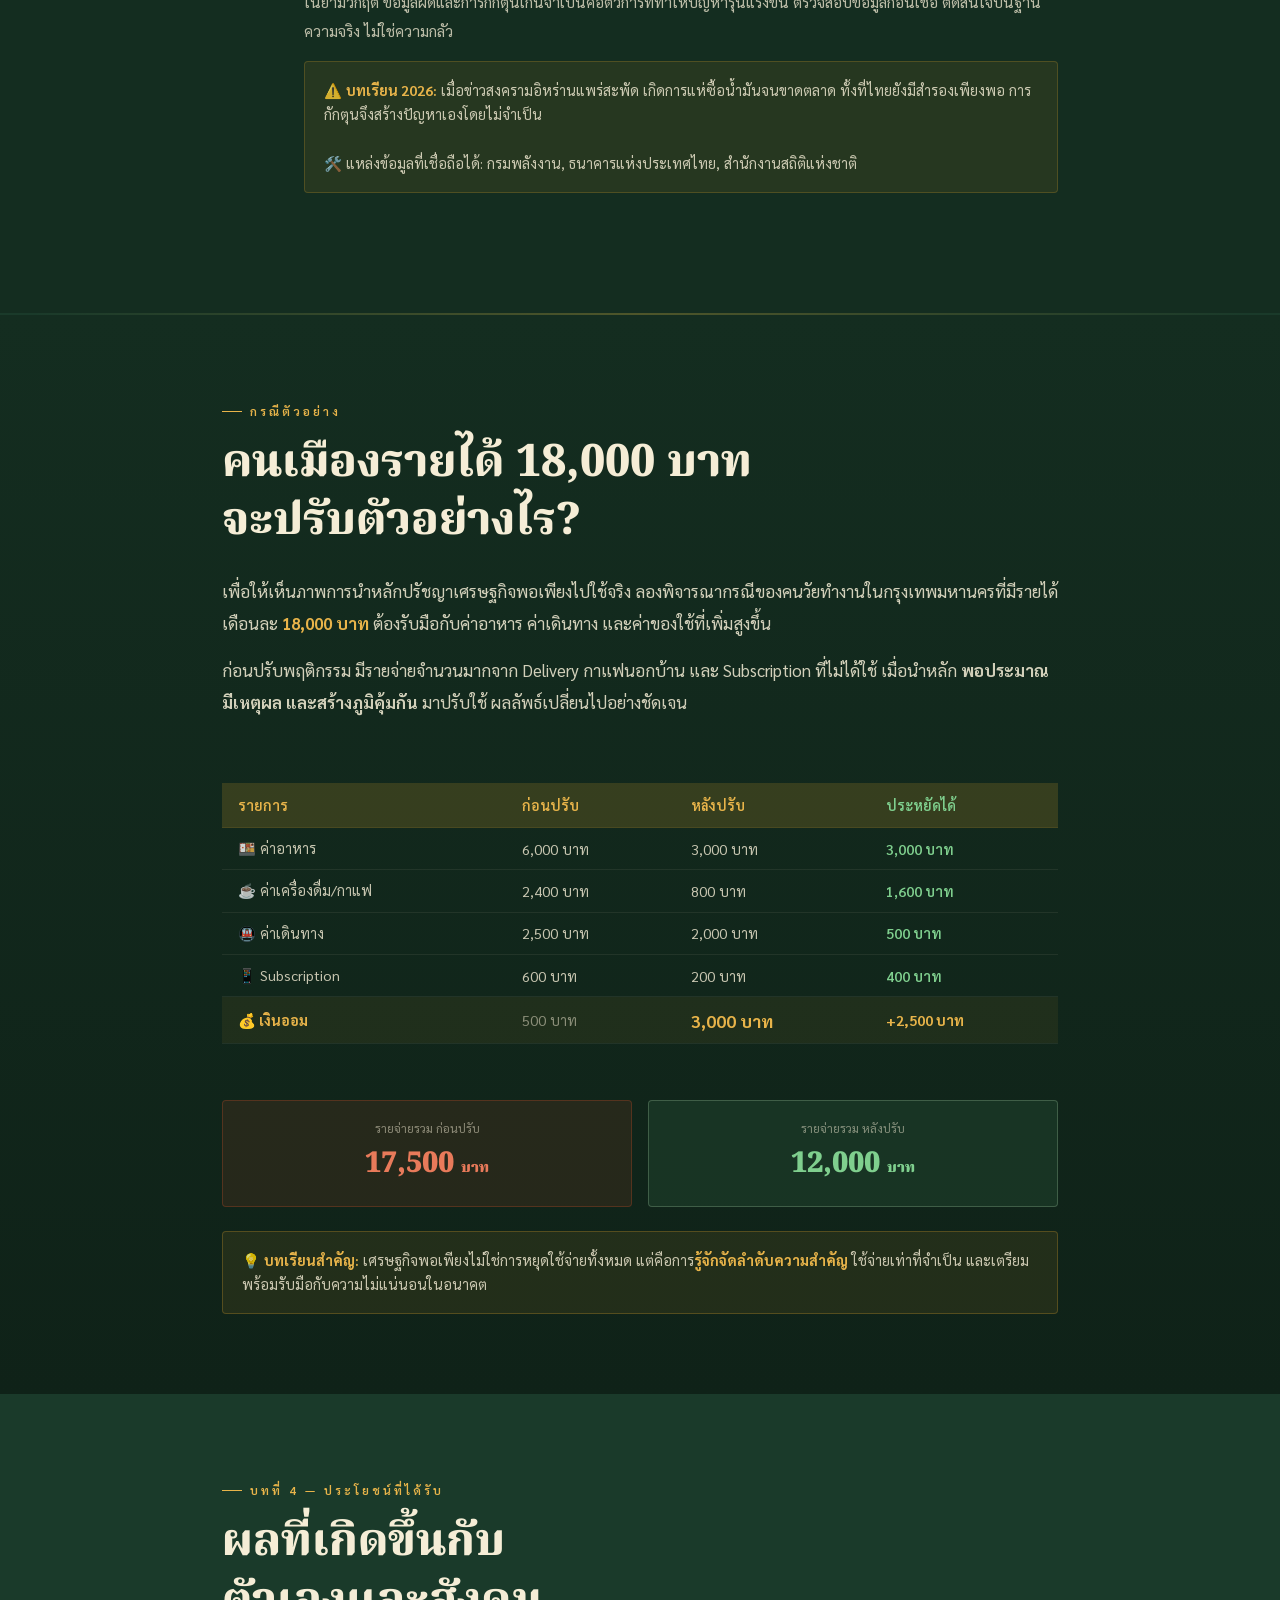
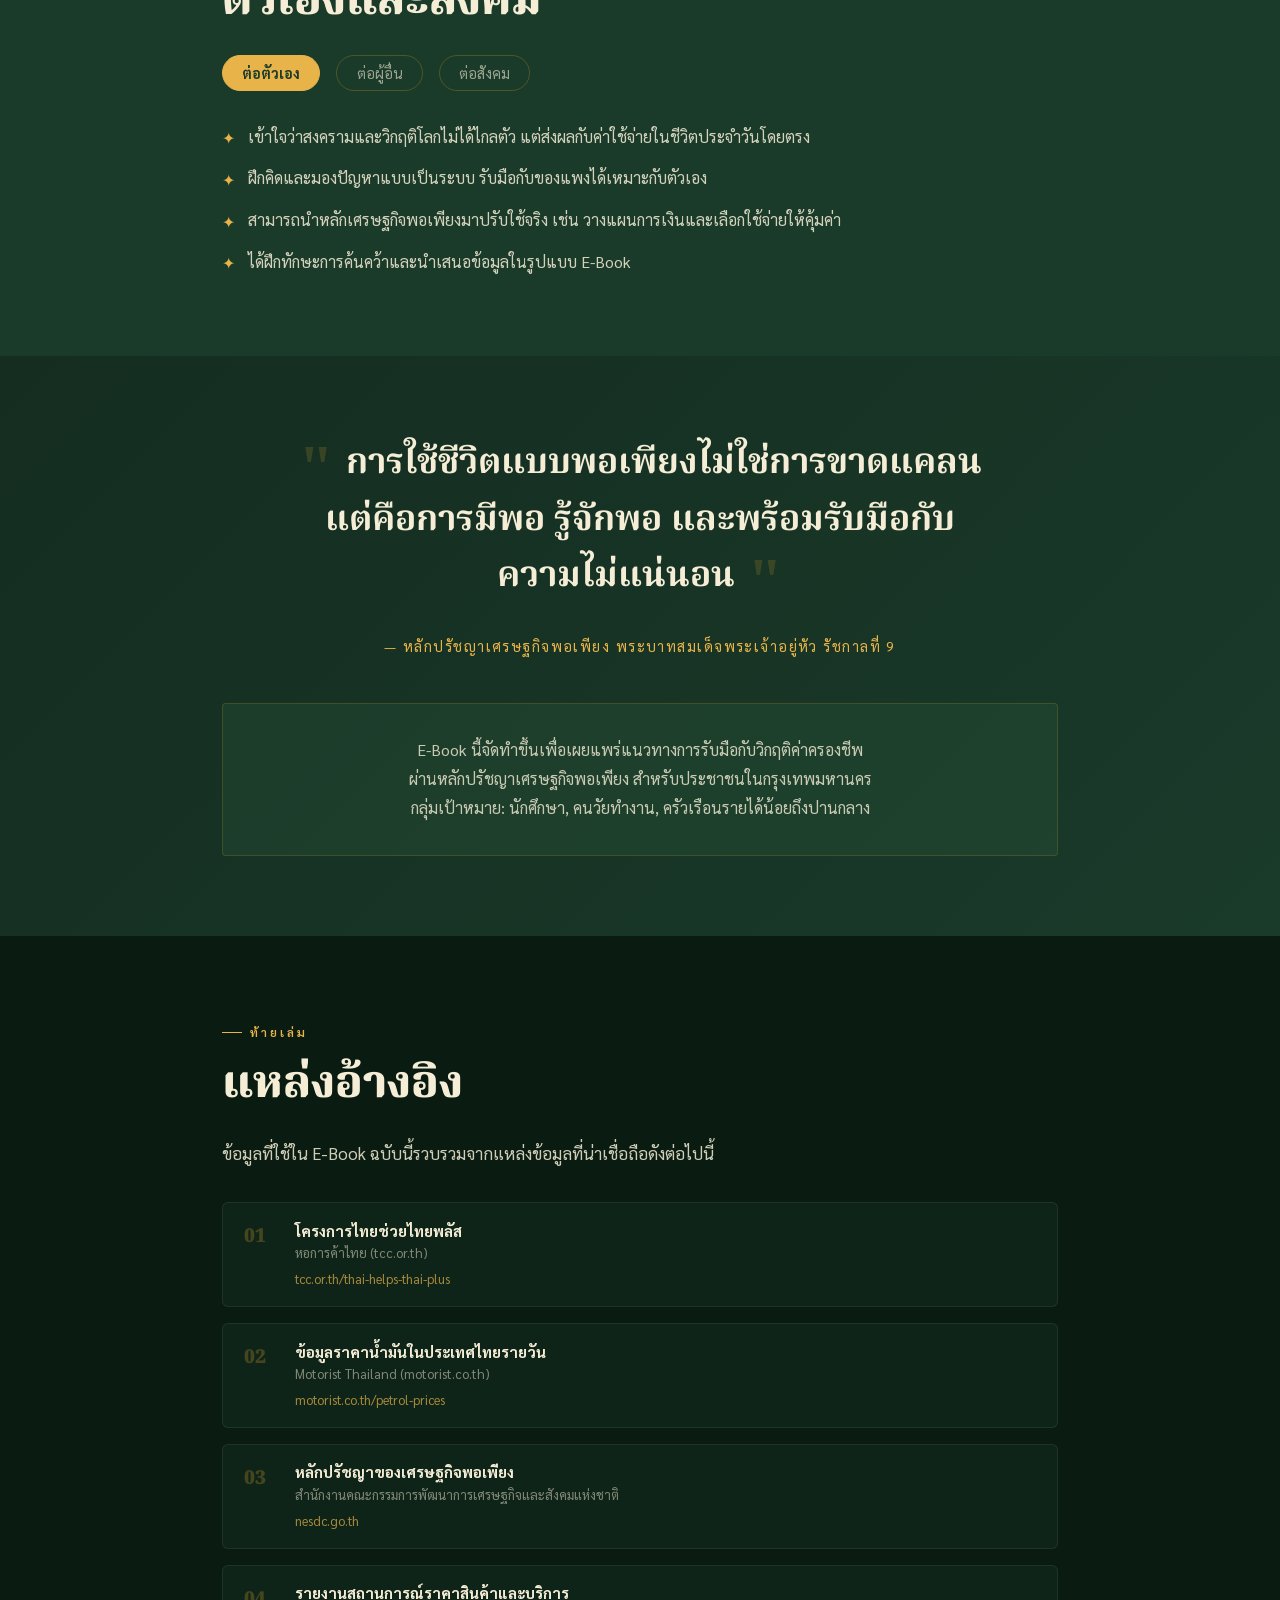
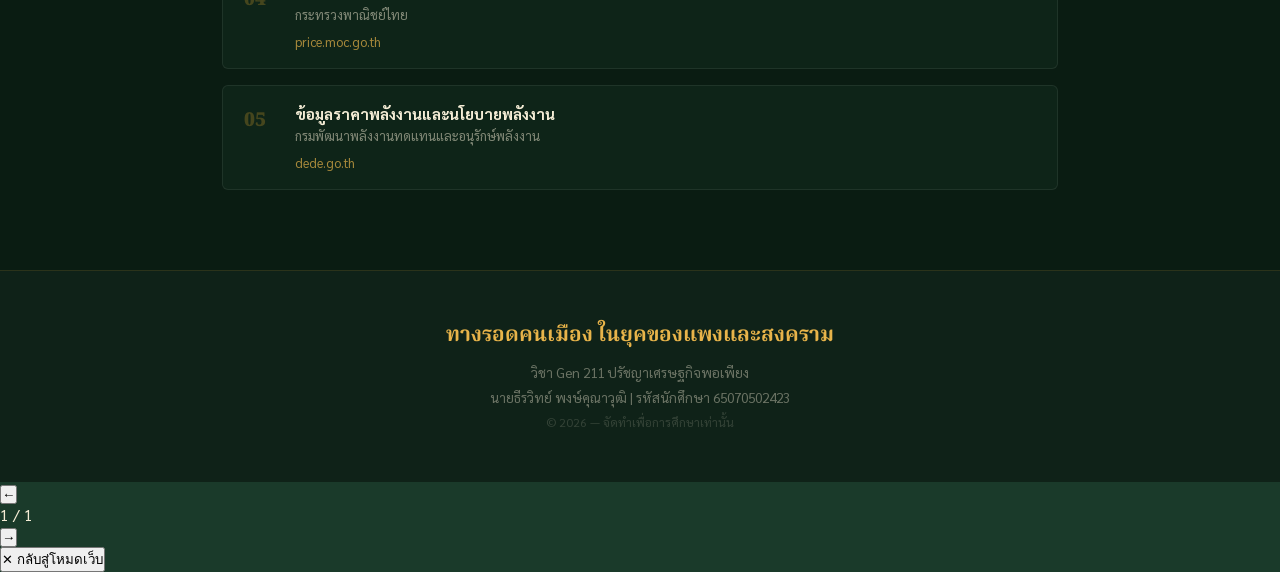
<file: test.html>
<!DOCTYPE html>
<html lang="th">
<head>
<meta charset="UTF-8">
<meta name="viewport" content="width=device-width, initial-scale=1.0">
<title>ทางรอดคนเมือง ในยุคของแพงและสงคราม</title>
<link href="https://fonts.googleapis.com/css2?family=Sarabun:wght@300;400;500;600;700;800&family=Noto+Serif+Thai:wght@300;400;600;700;900&display=swap" rel="stylesheet">
<link rel="stylesheet" href="style.css">
</head>
<body>

<div class="progress-bar" id="progressBar"></div>

<nav id="navbar">
  <div class="nav-title">ทางรอดคนเมือง</div>
  <ul class="nav-links">
    <li><a href="#toc">สารบัญ</a></li>
    <li><a href="#intro">ที่มา</a></li>
    <li><a href="#principles">หลักปรัชญา</a></li>
    <li><a href="#health">สุขภาพ</a></li>
    <li><a href="#steps">วิธีการ</a></li>
    <li><a href="#casestudy">กรณีตัวอย่าง</a></li>
    <li><a href="#references">อ้างอิง</a></li>
  </ul>
  <button id="modeToggle" class="mode-toggle" onclick="toggleMode()" title="สลับโหมดการอ่าน">
    <span id="modeIcon">📖</span>
    <span id="modeLabel">โหมดหนังสือ</span>
  </button>
</nav>

<!-- COVER -->
<section id="cover">
  <div class="cover-bg"></div>
  <div class="rice-pattern"></div>
  <div class="cover-content">
    <div class="ebook-badge">E-Book • ปรัชญาเศรษฐกิจพอเพียง • Gen 211</div>
    <span class="cover-icon">🌾</span>
    <h1 class="cover-title">ทางรอดคนเมือง</h1>
    <p class="cover-subtitle">ในยุคของแพงและสงคราม</p>
    <div class="cover-divider"></div>
    <p class="cover-meta">
      การประยุกต์ใช้หลักปรัชญาเศรษฐกิจพอเพียง<br>
      รับมือวิกฤติพลังงานและค่าครองชีพสูง<br>
      สำหรับประชาชนในกรุงเทพมหานคร<br><br>
      <strong style="color: rgba(245,237,214,0.8)">นายธีรวิทย์ พงษ์คุณาวุฒิ</strong> — รหัส 65070502423
    </p>
  </div>
  <div class="scroll-hint">
    <span>เลื่อนลงเพื่ออ่าน</span>
    <div class="scroll-arrow"></div>
  </div>
</section>


<!-- TABLE OF CONTENTS -->
<section id="toc" style="background: #0F2218;">
  <div class="section">
    <span class="section-label reveal">สารบัญ</span>
    <h2 class="section-title reveal">เนื้อหาทั้งหมด</h2>
    <div class="toc-grid reveal">
      <a href="#objectives" class="toc-card">
        <span class="toc-num">00</span>
        <div class="toc-info">
          <div class="toc-chapter">บทนำ</div>
          <div class="toc-name">วัตถุประสงค์ของ E-Book</div>
        </div>
        <span class="toc-arrow">→</span>
      </a>
      <a href="#intro" class="toc-card">
        <span class="toc-num">01</span>
        <div class="toc-info">
          <div class="toc-chapter">บทที่ 1</div>
          <div class="toc-name">ที่มาและความสำคัญ</div>
        </div>
        <span class="toc-arrow">→</span>
      </a>
      <a href="#principles" class="toc-card">
        <span class="toc-num">02</span>
        <div class="toc-info">
          <div class="toc-chapter">บทที่ 2</div>
          <div class="toc-name">หลักปรัชญาเศรษฐกิจพอเพียง</div>
        </div>
        <span class="toc-arrow">→</span>
      </a>
      <a href="#health" class="toc-card">
        <span class="toc-num">03</span>
        <div class="toc-info">
          <div class="toc-chapter">บทที่ 3</div>
          <div class="toc-name">สุขภาพ อาหาร และกลุ่มเป้าหมาย</div>
        </div>
        <span class="toc-arrow">→</span>
      </a>
      <a href="#steps" class="toc-card">
        <span class="toc-num">04</span>
        <div class="toc-info">
          <div class="toc-chapter">บทที่ 4</div>
          <div class="toc-name">5 ขั้นตอนรับมือของแพง</div>
        </div>
        <span class="toc-arrow">→</span>
      </a>
      <a href="#casestudy" class="toc-card">
        <span class="toc-num">05</span>
        <div class="toc-info">
          <div class="toc-chapter">กรณีตัวอย่าง</div>
          <div class="toc-name">คนเมืองรายได้ 18,000 บาท</div>
        </div>
        <span class="toc-arrow">→</span>
      </a>
      <a href="#benefits" class="toc-card">
        <span class="toc-num">06</span>
        <div class="toc-info">
          <div class="toc-chapter">บทที่ 5</div>
          <div class="toc-name">ประโยชน์ที่ได้รับ</div>
        </div>
        <span class="toc-arrow">→</span>
      </a>
      <a href="#references" class="toc-card">
        <span class="toc-num">07</span>
        <div class="toc-info">
          <div class="toc-chapter">ท้ายเล่ม</div>
          <div class="toc-name">แหล่งอ้างอิง</div>
        </div>
        <span class="toc-arrow">→</span>
      </a>
    </div>
  </div>
</section>

<div class="chapter-divider"></div>

<!-- OBJECTIVES -->
<section id="objectives" style="background: linear-gradient(180deg, #0F2218, var(--deep-green));">
  <div class="section">
    <span class="section-label reveal">วัตถุประสงค์</span>
    <h2 class="section-title reveal">E-Book นี้จัดทำขึ้นเพื่ออะไร?</h2>
    <p class="section-body reveal">
      E-Book เรื่อง <strong style="color: var(--amber)">"ทางรอดคนเมือง ในยุคของแพงและสงคราม"</strong> จัดทำขึ้นเพื่อศึกษาผลกระทบของสงครามและวิกฤติพลังงานที่ส่งผลต่อค่าครองชีพของประชาชนในกรุงเทพมหานคร โดยเฉพาะค่าอาหาร ค่าเดินทาง และสินค้าอุปโภคบริโภคที่เพิ่มสูงขึ้น
    </p>
    <p class="section-body reveal" style="margin-top: 1rem;">
      นอกจากนี้ยังมีเป้าหมายเพื่อเผยแพร่แนวคิดหลักปรัชญาเศรษฐกิจพอเพียง และนำมาประยุกต์ใช้เป็นแนวทางในการรับมือกับวิกฤติ ผ่านการวางแผนการเงิน การลดรายจ่าย การจัดการอาหารในครัวเรือน และการเตรียมเงินสำรองฉุกเฉิน
    </p>

    <div style="margin-top: 2.5rem;" class="reveal">
      <p style="font-size: 0.78rem; letter-spacing: 0.25em; text-transform: uppercase; color: var(--amber); font-weight: 600; margin-bottom: 1.2rem;">วัตถุประสงค์หลัก</p>
      <ol style="list-style: none; display: flex; flex-direction: column; gap: 0.9rem; counter-reset: obj-counter;">
        <li style="display: flex; gap: 1rem; align-items: flex-start; font-size: 1rem; color: rgba(245,237,214,0.85); line-height: 1.7; counter-increment: obj-counter;">
          <span style="min-width: 28px; height: 28px; background: rgba(200,150,42,0.15); border: 1px solid rgba(200,150,42,0.4); border-radius: 50%; display: flex; align-items: center; justify-content: center; font-size: 0.8rem; color: var(--amber); font-weight: 700; flex-shrink: 0; margin-top: 0.1rem;">1</span>
          ศึกษาผลกระทบของสงครามและวิกฤติพลังงานต่อค่าครองชีพของประชาชนในกรุงเทพมหานคร
        </li>
        <li style="display: flex; gap: 1rem; align-items: flex-start; font-size: 1rem; color: rgba(245,237,214,0.85); line-height: 1.7;">
          <span style="min-width: 28px; height: 28px; background: rgba(200,150,42,0.15); border: 1px solid rgba(200,150,42,0.4); border-radius: 50%; display: flex; align-items: center; justify-content: center; font-size: 0.8rem; color: var(--amber); font-weight: 700; flex-shrink: 0; margin-top: 0.1rem;">2</span>
          เผยแพร่ความรู้เกี่ยวกับหลักปรัชญาเศรษฐกิจพอเพียงในการรับมือกับวิกฤติ
        </li>
        <li style="display: flex; gap: 1rem; align-items: flex-start; font-size: 1rem; color: rgba(245,237,214,0.85); line-height: 1.7;">
          <span style="min-width: 28px; height: 28px; background: rgba(200,150,42,0.15); border: 1px solid rgba(200,150,42,0.4); border-radius: 50%; display: flex; align-items: center; justify-content: center; font-size: 0.8rem; color: var(--amber); font-weight: 700; flex-shrink: 0; margin-top: 0.1rem;">3</span>
          เสนอแนวทางลดรายจ่ายและจัดการอาหารในระดับครัวเรือน
        </li>
        <li style="display: flex; gap: 1rem; align-items: flex-start; font-size: 1rem; color: rgba(245,237,214,0.85); line-height: 1.7;">
          <span style="min-width: 28px; height: 28px; background: rgba(200,150,42,0.15); border: 1px solid rgba(200,150,42,0.4); border-radius: 50%; display: flex; align-items: center; justify-content: center; font-size: 0.8rem; color: var(--amber); font-weight: 700; flex-shrink: 0; margin-top: 0.1rem;">4</span>
          ส่งเสริมให้ประชาชนสามารถพึ่งพาตนเองและปรับตัวได้ในสถานการณ์วิกฤติ
        </li>
        <li style="display: flex; gap: 1rem; align-items: flex-start; font-size: 1rem; color: rgba(245,237,214,0.85); line-height: 1.7;">
          <span style="min-width: 28px; height: 28px; background: rgba(200,150,42,0.15); border: 1px solid rgba(200,150,42,0.4); border-radius: 50%; display: flex; align-items: center; justify-content: center; font-size: 0.8rem; color: var(--amber); font-weight: 700; flex-shrink: 0; margin-top: 0.1rem;">5</span>
          จัดทำ E-Book ที่สามารถใช้เป็นสื่อให้ความรู้และนำไปประยุกต์ใช้ได้จริง
        </li>
      </ol>
    </div>
  </div>
</section>

<div class="chapter-divider"></div>

<!-- INTRO -->
<section id="intro">
  <div class="section">
    <span class="section-label reveal">บทที่ 1 — ที่มาและความสำคัญ</span>
    <h2 class="section-title reveal">วิกฤติที่ไม่ไกลตัวเลย</h2>
    <p class="section-body reveal">
      ในปี 2566–2567 สถานการณ์ความตึงเครียดในตะวันออกกลางและความขัดแย้งระหว่างประเทศ ส่งผลกระทบโดยตรงต่อราคาพลังงานในตลาดโลก ราคาน้ำมันพุ่งสูงกว่า <strong style="color: var(--amber)">50%</strong> ทำให้ต้นทุนการขนส่งและราคาสินค้าทั่วไทยเพิ่มสูงขึ้นตาม กรุงเทพมหานครซึ่งพึ่งพาการขนส่งและตลาดเป็นหลัก ได้รับผลกระทบอย่างเต็มๆ
    </p>

    <div class="chart-box reveal" style="margin: 2rem 0; background: rgba(255,255,255,0.04); border: 1px solid rgba(200,150,42,0.2); border-radius: 4px; padding: 1.2rem;">
      <p style="font-size: 0.78rem; letter-spacing: 0.2em; text-transform: uppercase; color: var(--amber); margin-bottom: 0.8rem; font-weight: 600;">รูปที่ 1 — ราคาน้ำมันแก๊สโซฮอล์ 95 ช่วง 6 เดือนที่ผ่านมา</p>
      <img src="[data-uri]" alt="กราฟราคาน้ำมันแก๊สโซฮอล์ 95" style="width:100%; border-radius:2px; display:block;">
      <p style="font-size: 0.8rem; color: rgba(245,237,214,0.45); margin-top: 0.6rem; text-align: right;">ที่มา: motorist.co.th/petrol-prices</p>
    </div>

    <div class="impact-grid reveal" style="transition-delay: 0.2s">
      <div class="impact-card">
        <div class="impact-icon">⛽</div>
        <div class="impact-num">+50%</div>
        <div class="impact-label">ราคาน้ำมันที่เพิ่มขึ้น</div>
      </div>
      <div class="impact-card">
        <div class="impact-icon">🏙️</div>
        <div class="impact-num">10M+</div>
        <div class="impact-label">ประชาชนที่ได้รับผลกระทบ</div>
      </div>
      <div class="impact-card">
        <div class="impact-icon">💸</div>
        <div class="impact-num">66%</div>
        <div class="impact-label">หนี้สาธารณะต่อ GDP</div>
      </div>
      <div class="impact-card">
        <div class="impact-icon">🏛️</div>
        <div class="impact-num">20,000 ล้าน</div>
        <div class="impact-label">งบฯ โครงการไทยช่วยไทยพลัส</div>
      </div>
    </div>

    <p class="section-body reveal" style="margin-top: 2rem; transition-delay: 0.3s">
      แม้รัฐบาลจะออกโครงการ <strong style="color: var(--amber)">"ไทยช่วยไทยพลัส"</strong> ช่วยเหลือประชาชนกว่า 10 ล้านคน แต่ด้วยภาระหนี้สาธารณะที่สูง การพึ่งพามาตรการภาครัฐเพียงอย่างเดียวจึงไม่ยั่งยืน <br><br>
      <strong>คำตอบที่แท้จริงอยู่ที่ปัจเจก — และหลักปรัชญาเศรษฐกิจพอเพียง</strong>
    </p>
  </div>
</section>

<div class="chapter-divider"></div>

<!-- PRINCIPLES -->
<section id="principles">
  <div class="section">
    <span class="section-label reveal">บทที่ 2 — หลักปรัชญา</span>
    <h2 class="section-title reveal">เศรษฐกิจพอเพียง<br>คืออาวุธในยามวิกฤติ</h2>
    <p class="section-body reveal">หลักปรัชญาเศรษฐกิจพอเพียงของในหลวงรัชกาลที่ 9 ประกอบด้วย 3 หลักการและ 2 เงื่อนไข ที่นำมาปรับใช้กับชีวิตคนเมืองได้อย่างลงตัว</p>

    <div class="principle-list">
      <div class="principle-item reveal">
        <div class="principle-num">1</div>
        <div>
          <div class="principle-title">ความพอประมาณ</div>
          <div class="principle-body">ใช้จ่ายให้เหมาะกับรายได้ของตัวเอง เลือกซื้อเฉพาะสิ่งที่จำเป็น ลดสิ่งที่ไม่จำเป็นลง ไม่ให้รายจ่ายเกินตัวในช่วงที่ค่าครองชีพพุ่งสูง</div>
        </div>
      </div>
      <div class="principle-item reveal">
        <div class="principle-num">2</div>
        <div>
          <div class="principle-title">ความมีเหตุผล</div>
          <div class="principle-body">ก่อนใช้เงินหรือตัดสินใจใดๆ ควรคิดและวางแผน เปรียบเทียบราคาก่อนซื้อ วางแผนเมนูล่วงหน้า ไม่ซื้อเพราะความอยากหรือกระแส</div>
        </div>
      </div>
      <div class="principle-item reveal">
        <div class="principle-num">3</div>
        <div>
          <div class="principle-title">การมีภูมิคุ้มกัน</div>
          <div class="principle-body">เตรียมตัวไว้ก่อนเผื่อเกิดเหตุไม่คาดคิด — มีเงินออมฉุกเฉิน ทำอาหารกินเองได้ มีเครือข่ายคนช่วยเหลือกัน</div>
        </div>
      </div>
      <div class="principle-item reveal">
        <div class="principle-num">4</div>
        <div>
          <div class="principle-title">เงื่อนไขความรู้</div>
          <div class="principle-body">รู้จักวางแผนการเงิน รู้ว่าอะไรคุ้มไม่คุ้ม รู้จักเลือกกินให้ดีต่อสุขภาพ เพื่อให้ตัดสินใจได้ถูกต้อง</div>
        </div>
      </div>
      <div class="principle-item reveal">
        <div class="principle-num">5</div>
        <div>
          <div class="principle-title">เงื่อนไขคุณธรรม</div>
          <div class="principle-body">ไม่เอาเปรียบผู้อื่น ไม่กักตุนของเกินจำเป็น และช่วยเหลือกันในสังคมเมื่อเกิดวิกฤติ — เพราะเราอยู่ร่วมกัน</div>
        </div>
      </div>
    </div>
  </div>
</section>

<div class="chapter-divider"></div>

<!-- HEALTH -->
<section id="health" style="background: var(--deep-green);">
  <div class="section">
    <span class="section-label reveal">บทที่ 3 — สุขภาพและกลุ่มเป้าหมาย</span>
    <h2 class="section-title reveal">อาหารและสุขภาพ<br>ในยุคต้นทุนสูง</h2>
    <p class="section-body reveal">
      ราคาพลังงานที่เพิ่มขึ้นส่งผลให้ต้นทุนอาหารสูงขึ้นตาม คนเมืองต้องแบกรับค่าใช้จ่ายด้านอาหารที่สูงขึ้น และอาจส่งผลต่อคุณภาพการบริโภคโดยตรง การประยุกต์ใช้หลักปรัชญาเศรษฐกิจพอเพียงในด้านนี้จึงสำคัญไม่แพ้ด้านการเงิน
    </p>

    <div class="health-grid reveal">
      <div class="health-card">
        <div class="health-icon">🥗</div>
        <div class="health-card-title">วางแผนมื้ออาหาร</div>
        <div class="health-card-body">เลือกอาหารที่มีประโยชน์ในงบที่จำกัด วางแผนเมนูล่วงหน้า ลดการพึ่งพาอาหารสำเร็จรูปที่แพงและโภชนาการต่ำ</div>
      </div>
      <div class="health-card">
        <div class="health-icon">🍳</div>
        <div class="health-card-title">ทำอาหารเองบางมื้อ</div>
        <div class="health-card-body">ลดการสั่ง Delivery และหันมาทำอาหารเองแม้เพียงบางมื้อ ช่วยลดรายจ่ายและควบคุมคุณภาพโภชนาการได้ดีกว่า</div>
      </div>
      <div class="health-card">
        <div class="health-icon">🌱</div>
        <div class="health-card-title">ปลูกผักในพื้นที่จำกัด</div>
        <div class="health-card-body">แม้อยู่คอนโดหรืออพาร์ตเมนต์ก็ปลูกผักสวนครัวในกระถางได้ เช่น ต้นหอม ผักชี พริก ช่วยลดค่าวัตถุดิบได้จริง</div>
      </div>
      <div class="health-card">
        <div class="health-icon">💊</div>
        <div class="health-card-title">ป้องกันดีกว่ารักษา</div>
        <div class="health-card-body">ค่ารักษาพยาบาลเป็นรายจ่ายฉุกเฉินที่ใหญ่มาก การดูแลสุขภาพเชิงป้องกันด้วยอาหารที่ดีและการออกกำลังกาย คือการลงทุนระยะยาว</div>
      </div>
    </div>

    <div class="target-box reveal">
      <p class="target-box-title">📍 พื้นที่และกลุ่มเป้าหมาย</p>
      <div class="target-grid">
        <div class="target-item">
          <div class="target-label">พื้นที่</div>
          <div class="target-val">กรุงเทพมหานคร</div>
          <div class="target-desc">เมืองที่พึ่งพาการขนส่งและตลาดเป็นหลัก ได้รับผลกระทบจากราคาพลังงานชัดเจนที่สุด</div>
        </div>
        <div class="target-item">
          <div class="target-label">กลุ่มเป้าหมาย</div>
          <div class="target-tags">
            <span class="target-tag">🎓 นักศึกษา</span>
            <span class="target-tag">💼 คนวัยทำงาน</span>
            <span class="target-tag">🏠 ครัวเรือนรายได้น้อย–ปานกลาง</span>
          </div>
          <div class="target-desc">กลุ่มที่ได้รับผลกระทบจากค่าครองชีพสูงมากที่สุด และสามารถนำหลักพอเพียงไปปรับใช้ได้ทันที</div>
        </div>
      </div>
    </div>
  </div>
</section>

<div class="chapter-divider"></div>

<!-- STEPS -->
<section id="steps">
  <div class="section">
    <span class="section-label reveal">บทที่ 3 — วิธีการ</span>
    <h2 class="section-title reveal">5 ขั้นตอนรับมือ<br>ของแพงแบบชาวเมือง</h2>

    <div class="steps-container">

      <div class="step">
        <div class="step-line"></div>
        <div class="step-dot">1</div>
        <div class="step-content reveal">
          <div class="step-title">🔍 เช็กสุขภาพการเงินตัวเอง</div>
          <div class="step-body">ก่อนแก้อะไร ต้องรู้ก่อนว่าตัวเองอยู่ตรงไหน จดบันทึกรายรับ-รายจ่ายทุกบาทในแต่ละเดือน แล้วแบ่งเป็น "จำเป็น" กับ "ไม่จำเป็น" เพื่อให้เห็นว่าเงินหายไปไหน</div>
          <div class="tip-box">
            💡 <strong>ตัวอย่าง:</strong> คนเงินเดือน 20,000 บาทที่รู้สึกว่าไม่พอ อาจพบว่าใช้กับ Delivery และร้านสะดวกซื้อไปถึง <strong>6,000–8,000 บาท/เดือน</strong> โดยไม่รู้ตัว<br><br>
            🛠️ <strong>เครื่องมือ:</strong> แอป MeowJot หรือสมุดจดรายรับ-รายจ่าย
          </div>
        </div>
      </div>

      <div class="step">
        <div class="step-line"></div>
        <div class="step-dot">2</div>
        <div class="step-content reveal">
          <div class="step-title">✂️ ตัดรายจ่ายที่ไม่จำเป็น</div>
          <div class="step-body">เมื่อเห็นภาพรายจ่ายแล้ว ระบุสิ่งที่สามารถลดหรือตัดได้ทันที เช่น Subscription ที่ไม่ได้ใช้ การสั่ง Delivery ทุกวัน หรือกาแฟแก้วละ 150 บาทวันละแก้ว</div>
          <div class="tip-box">
            💡 <strong>ประหยัดได้:</strong> ลดกาแฟนอก 1 แก้ว/วัน (80 บาท) = <strong>2,400 บาท/เดือน</strong><br>
            ยกเลิก Streaming 2 แพลตฟอร์ม = <strong>400–600 บาท/เดือน</strong><br><br>
            🛠️ <strong>เครื่องมือ:</strong> งบประมาณแบบ <strong>50/30/20</strong> (จำเป็น 50% / อยากได้ 30% / ออม 20%)
          </div>

          <!-- 50/30/20 Interactive Chart -->
          <div class="budget-viz" id="budgetViz">
            <p class="budget-viz-label">ลองใส่รายได้ของคุณ</p>
            <div class="budget-input-row">
              <input type="number" id="incomeInput" class="budget-input" placeholder="เช่น 18000" min="1000" max="999999">
              <span class="budget-currency">บาท/เดือน</span>
            </div>

            <div class="donut-wrapper">
              <svg id="donutSvg" viewBox="0 0 220 220" width="220" height="220">
                <circle class="donut-bg" cx="110" cy="110" r="80" fill="none" stroke="rgba(255,255,255,0.05)" stroke-width="36"/>
                <!-- necessary 50% -->
                <circle id="arc-necessary" class="donut-arc" cx="110" cy="110" r="80" fill="none"
                  stroke="#E8B44A" stroke-width="36"
                  stroke-dasharray="0 502.65" stroke-dashoffset="502.65"
                  transform="rotate(-90 110 110)" style="transition: stroke-dasharray 0.7s ease, stroke-dashoffset 0.7s ease;"/>
                <!-- want 30% -->
                <circle id="arc-want" class="donut-arc" cx="110" cy="110" r="80" fill="none"
                  stroke="#7A9E7E" stroke-width="36"
                  stroke-dasharray="0 502.65" stroke-dashoffset="502.65"
                  transform="rotate(-90 110 110)" style="transition: stroke-dasharray 0.7s ease, stroke-dashoffset 0.7s ease;"/>
                <!-- save 20% -->
                <circle id="arc-save" class="donut-arc" cx="110" cy="110" r="80" fill="none"
                  stroke="#4A9E7A" stroke-width="36"
                  stroke-dasharray="0 502.65" stroke-dashoffset="502.65"
                  transform="rotate(-90 110 110)" style="transition: stroke-dasharray 0.7s ease, stroke-dashoffset 0.7s ease;"/>
                <text id="donut-center-num" x="110" y="105" text-anchor="middle" font-family="'Noto Serif Thai',serif" font-size="22" font-weight="900" fill="#F5EDD6">50/30</text>
                <text id="donut-center-label" x="110" y="125" text-anchor="middle" font-family="'Sarabun',sans-serif" font-size="11" fill="rgba(245,237,214,0.5)">/20</text>
              </svg>

              <div class="donut-legend">
                <div class="legend-item" id="leg-necessary">
                  <span class="legend-dot" style="background:#E8B44A"></span>
                  <div>
                    <div class="legend-title">จำเป็น <span class="legend-pct">50%</span></div>
                    <div class="legend-amount" id="amt-necessary">—</div>
                  </div>
                </div>
                <div class="legend-item" id="leg-want">
                  <span class="legend-dot" style="background:#7A9E7E"></span>
                  <div>
                    <div class="legend-title">อยากได้ <span class="legend-pct">30%</span></div>
                    <div class="legend-amount" id="amt-want">—</div>
                  </div>
                </div>
                <div class="legend-item" id="leg-save">
                  <span class="legend-dot" style="background:#4A9E7A"></span>
                  <div>
                    <div class="legend-title">ออม <span class="legend-pct">20%</span></div>
                    <div class="legend-amount" id="amt-save">—</div>
                  </div>
                </div>
              </div>
            </div>
          </div>

        </div>
      </div>

      <div class="step">
        <div class="step-line"></div>
        <div class="step-dot">3</div>
        <div class="step-content reveal">
          <div class="step-title">🍳 วางแผนอาหารล่วงหน้า</div>
          <div class="step-body">อาหารคือรายจ่ายที่ใหญ่ที่สุดและควบคุมได้มากที่สุด วางแผนเมนู 1 สัปดาห์ล่วงหน้า ซื้อวัตถุดิบในคราวเดียว ลดทั้งค่าใช้จ่ายและการตัดสินใจสั่ง Delivery</div>
          <table class="compare-table">
            <thead>
              <tr>
                <th>มื้ออาหาร</th>
                <th>สั่ง Delivery</th>
                <th>ทำเอง</th>
              </tr>
            </thead>
            <tbody>
              <tr><td>ข้าวผัดไข่</td><td>80–100 บาท</td><td>15–25 บาท</td></tr>
              <tr><td>ข้าวผัดผักรวม</td><td>80–110 บาท</td><td>20–35 บาท</td></tr>
              <tr><td>ข้าวไข่เจียว</td><td>80–100 บาท</td><td>10–20 บาท</td></tr>
            </tbody>
          </table>
          <div class="save-highlight">
            📊 สั่ง Delivery วันละ 2 มื้อ = <strong>6,000 บาท/เดือน</strong><br>
            ทำเองวันละ 2 มื้อ = <strong>1,800 บาท/เดือน</strong><br>
            <strong style="color: var(--amber); font-size: 1.1rem">ประหยัดได้ 4,200 บาท/เดือน</strong>
          </div>
        </div>
      </div>

      <div class="step">
        <div class="step-line"></div>
        <div class="step-dot">4</div>
        <div class="step-content reveal">
          <div class="step-title">🏦 สร้างเงินสำรองฉุกเฉิน</div>
          <div class="step-body">เงินส่วนที่เหลือจากการลดรายจ่าย ควรถูกแยกไปเป็นเงินสำรองฉุกเฉินก่อนเสมอ ตั้งเป้า 3 เดือนของค่าใช้จ่ายพื้นฐาน รองรับเหตุไม่คาดคิด เช่น ตกงาน เจ็บป่วย หรือของแพงพุ่งขึ้นกะทันหัน</div>
          <div class="ef-calc" id="efCalc">
            <p class="ef-title">🧮 คำนวณเงินสำรองฉุกเฉินของคุณ</p>

            <div class="ef-inputs">
              <div class="ef-field">
                <label class="ef-label">ค่าใช้จ่ายพื้นฐาน/เดือน</label>
                <div class="ef-input-wrap">
                  <input type="number" id="efExpense" class="budget-input" placeholder="เช่น 10000" min="0">
                  <span class="budget-currency">บาท</span>
                </div>
              </div>
              <div class="ef-field">
                <label class="ef-label">ออมได้/เดือน</label>
                <div class="ef-input-wrap">
                  <input type="number" id="efSave" class="budget-input" placeholder="เช่น 2000" min="0">
                  <span class="budget-currency">บาท</span>
                </div>
              </div>
              <div class="ef-field">
                <label class="ef-label">ตั้งเป้ากี่เดือน</label>
                <div class="ef-months-btns">
                  <button class="ef-month-btn active" data-m="3">3 เดือน</button>
                  <button class="ef-month-btn" data-m="6">6 เดือน</button>
                  <button class="ef-month-btn" data-m="12">12 เดือน</button>
                </div>
              </div>
            </div>

            <div class="ef-result" id="efResult">
              <div class="ef-result-row">
                <span class="ef-result-label">เป้าหมายเงินสำรอง</span>
                <span class="ef-result-val" id="efGoal">—</span>
              </div>
              <div class="ef-progress-wrap">
                <div class="ef-progress-bar" id="efBar" style="width:0%"></div>
              </div>
              <div class="ef-result-row">
                <span class="ef-result-label">ระยะเวลาที่ต้องออม</span>
                <span class="ef-result-val accent" id="efMonths">—</span>
              </div>
              <div class="ef-result-row">
                <span class="ef-result-label">ครบเดือน</span>
                <span class="ef-result-val" id="efDate">—</span>
              </div>
              <p class="ef-tip" id="efTip"></p>
            </div>
          </div>
        </div>
      </div>

      <div class="step">
        <div class="step-dot">5</div>
        <div class="step-content reveal">
          <div class="step-title">📰 ติดตามข่าวสารอย่างมีวิจารณญาณ</div>
          <div class="step-body">ในยามวิกฤติ ข้อมูลผิดและการกักตุนเกินจำเป็นคือตัวการที่ทำให้ปัญหารุนแรงขึ้น ตรวจสอบข้อมูลก่อนเชื่อ ตัดสินใจบนฐานความจริง ไม่ใช่ความกลัว</div>
          <div class="tip-box">
            ⚠️ <strong>บทเรียน 2026:</strong> เมื่อข่าวสงครามอิหร่านแพร่สะพัด เกิดการแห่ซื้อน้ำมันจนขาดตลาด ทั้งที่ไทยยังมีสำรองเพียงพอ การกักตุนจึงสร้างปัญหาเองโดยไม่จำเป็น<br><br>
            🛠️ แหล่งข้อมูลที่เชื่อถือได้: กรมพลังงาน, ธนาคารแห่งประเทศไทย, สำนักงานสถิติแห่งชาติ
          </div>
        </div>
      </div>

    </div>
  </div>
</section>

<div class="chapter-divider"></div>


<div class="chapter-divider"></div>

<!-- CASE STUDY -->
<section id="casestudy" style="background: linear-gradient(180deg, #142D20, #0F2218);">
  <div class="section">
    <span class="section-label reveal">กรณีตัวอย่าง</span>
    <h2 class="section-title reveal">คนเมืองรายได้ 18,000 บาท<br>จะปรับตัวอย่างไร?</h2>
    <p class="section-body reveal">
      เพื่อให้เห็นภาพการนำหลักปรัชญาเศรษฐกิจพอเพียงไปใช้จริง ลองพิจารณากรณีของคนวัยทำงานในกรุงเทพมหานครที่มีรายได้เดือนละ <strong style="color: var(--amber)">18,000 บาท</strong> ต้องรับมือกับค่าอาหาร ค่าเดินทาง และค่าของใช้ที่เพิ่มสูงขึ้น
    </p>
    <p class="section-body reveal" style="margin-top: 1rem;">
      ก่อนปรับพฤติกรรม มีรายจ่ายจำนวนมากจาก Delivery กาแฟนอกบ้าน และ Subscription ที่ไม่ได้ใช้ เมื่อนำหลัก <strong>พอประมาณ มีเหตุผล และสร้างภูมิคุ้มกัน</strong> มาปรับใช้ ผลลัพธ์เปลี่ยนไปอย่างชัดเจน
    </p>

    <div class="reveal" style="margin-top: 2.5rem; overflow-x: auto;">
      <table class="compare-table" style="min-width: 560px;">
        <thead>
          <tr>
            <th>รายการ</th>
            <th>ก่อนปรับ</th>
            <th>หลังปรับ</th>
            <th style="color: #7fcf8e;">ประหยัดได้</th>
          </tr>
        </thead>
        <tbody>
          <tr>
            <td>🍱 ค่าอาหาร</td>
            <td>6,000 บาท</td>
            <td>3,000 บาท</td>
            <td style="color: #7fcf8e; font-weight: 600;">3,000 บาท</td>
          </tr>
          <tr>
            <td>☕ ค่าเครื่องดื่ม/กาแฟ</td>
            <td>2,400 บาท</td>
            <td>800 บาท</td>
            <td style="color: #7fcf8e; font-weight: 600;">1,600 บาท</td>
          </tr>
          <tr>
            <td>🚇 ค่าเดินทาง</td>
            <td>2,500 บาท</td>
            <td>2,000 บาท</td>
            <td style="color: #7fcf8e; font-weight: 600;">500 บาท</td>
          </tr>
          <tr>
            <td>📱 Subscription</td>
            <td>600 บาท</td>
            <td>200 บาท</td>
            <td style="color: #7fcf8e; font-weight: 600;">400 บาท</td>
          </tr>
          <tr style="background: rgba(200,150,42,0.08); border-top: 1px solid rgba(200,150,42,0.3);">
            <td style="color: var(--amber); font-weight: 700;">💰 เงินออม</td>
            <td style="color: rgba(245,237,214,0.5);">500 บาท</td>
            <td style="color: var(--amber); font-weight: 700; font-size: 1.1rem;">3,000 บาท</td>
            <td style="color: var(--amber); font-weight: 700;">+2,500 บาท</td>
          </tr>
        </tbody>
      </table>
    </div>

    <div style="display: grid; grid-template-columns: 1fr 1fr; gap: 1rem; margin-top: 2rem;" class="reveal">
      <div style="background: rgba(192,76,42,0.12); border: 1px solid rgba(192,76,42,0.3); border-radius: 4px; padding: 1.2rem; text-align: center;">
        <p style="font-size: 0.75rem; color: rgba(245,237,214,0.5); margin-bottom: 0.3rem;">รายจ่ายรวม ก่อนปรับ</p>
        <p style="font-family: 'Noto Serif Thai', serif; font-size: 1.8rem; font-weight: 900; color: #e87a5a;">17,500 <span style="font-size: 0.9rem;">บาท</span></p>
      </div>
      <div style="background: rgba(45,90,61,0.3); border: 1px solid rgba(122,158,126,0.4); border-radius: 4px; padding: 1.2rem; text-align: center;">
        <p style="font-size: 0.75rem; color: rgba(245,237,214,0.5); margin-bottom: 0.3rem;">รายจ่ายรวม หลังปรับ</p>
        <p style="font-family: 'Noto Serif Thai', serif; font-size: 1.8rem; font-weight: 900; color: #7fcf8e;">12,000 <span style="font-size: 0.9rem;">บาท</span></p>
      </div>
    </div>

    <div class="tip-box reveal" style="margin-top: 1.5rem; border-color: rgba(200,150,42,0.3);">
      💡 <strong>บทเรียนสำคัญ:</strong> เศรษฐกิจพอเพียงไม่ใช่การหยุดใช้จ่ายทั้งหมด แต่คือการ<strong>รู้จักจัดลำดับความสำคัญ</strong> ใช้จ่ายเท่าที่จำเป็น และเตรียมพร้อมรับมือกับความไม่แน่นอนในอนาคต
    </div>
  </div>
</section>

<!-- BENEFITS -->
<section id="benefits">
  <div class="section">
    <span class="section-label reveal">บทที่ 4 — ประโยชน์ที่ได้รับ</span>
    <h2 class="section-title reveal">ผลที่เกิดขึ้นกับ<br>ตัวเองและสังคม</h2>

    <div class="benefit-tabs reveal">
      <button class="tab-btn active" onclick="showTab('self')">ต่อตัวเอง</button>
      <button class="tab-btn" onclick="showTab('others')">ต่อผู้อื่น</button>
      <button class="tab-btn" onclick="showTab('society')">ต่อสังคม</button>
    </div>

    <div id="tab-self" class="benefit-panel active reveal">
      <ul class="benefit-list">
        <li>เข้าใจว่าสงครามและวิกฤติโลกไม่ได้ไกลตัว แต่ส่งผลกับค่าใช้จ่ายในชีวิตประจำวันโดยตรง</li>
        <li>ฝึกคิดและมองปัญหาแบบเป็นระบบ รับมือกับของแพงได้เหมาะกับตัวเอง</li>
        <li>สามารถนำหลักเศรษฐกิจพอเพียงมาปรับใช้จริง เช่น วางแผนการเงินและเลือกใช้จ่ายให้คุ้มค่า</li>
        <li>ได้ฝึกทักษะการค้นคว้าและนำเสนอข้อมูลในรูปแบบ E-Book</li>
      </ul>
    </div>

    <div id="tab-others" class="benefit-panel reveal">
      <ul class="benefit-list">
        <li>คนอ่านสามารถเข้าใจสถานการณ์วิกฤติได้ง่ายขึ้น เพราะเชื่อมกับชีวิตประจำวัน</li>
        <li>ได้แนวทางที่นำไปใช้ได้จริง เช่น การลดค่าใช้จ่าย การเลือกกิน หรือการวางแผนการเงิน</li>
        <li>สามารถนำไปปรับใช้ต่อในชีวิตของตนเองหรือครอบครัวได้ทันที</li>
      </ul>
    </div>

    <div id="tab-society" class="benefit-panel reveal">
      <ul class="benefit-list">
        <li>ช่วยส่งเสริมให้คนใช้ชีวิตแบบพอดี ไม่ฟุ่มเฟือย ลดการบริโภคเกินความจำเป็น</li>
        <li>ทำให้คนตระหนักถึงความสำคัญของการเตรียมตัวรับมือวิกฤติ</li>
        <li>สร้างชุมชนที่แข็งแรงและพึ่งพาตัวเองได้ในระยะยาว</li>
      </ul>
    </div>
  </div>
</section>

<!-- SUMMARY QUOTE -->
<section id="summary">
  <div class="section" style="text-align: center">
    <p class="big-quote reveal">
      การใช้ชีวิตแบบพอเพียงไม่ใช่การขาดแคลน แต่คือการมีพอ รู้จักพอ และพร้อมรับมือกับความไม่แน่นอน
    </p>
    <p class="quote-attr reveal">— หลักปรัชญาเศรษฐกิจพอเพียง พระบาทสมเด็จพระเจ้าอยู่หัว รัชกาลที่ 9</p>

    <div style="margin-top: 3rem; padding: 2rem; background: rgba(45,90,61,0.3); border: 1px solid rgba(200,150,42,0.2); border-radius: 4px;" class="reveal">
      <p style="font-size: 1rem; color: rgba(245,237,214,0.8); line-height: 1.8;">
        E-Book นี้จัดทำขึ้นเพื่อเผยแพร่แนวทางการรับมือกับวิกฤติค่าครองชีพ<br>
        ผ่านหลักปรัชญาเศรษฐกิจพอเพียง สำหรับประชาชนในกรุงเทพมหานคร<br>
        กลุ่มเป้าหมาย: นักศึกษา, คนวัยทำงาน, ครัวเรือนรายได้น้อยถึงปานกลาง
      </p>
    </div>
  </div>
</section>

<!-- REFERENCES -->
<section id="references" style="background: #0A1C12;">
  <div class="section">
    <span class="section-label reveal">ท้ายเล่ม</span>
    <h2 class="section-title reveal">แหล่งอ้างอิง</h2>
    <p class="section-body reveal" style="margin-bottom: 2rem;">ข้อมูลที่ใช้ใน E-Book ฉบับนี้รวบรวมจากแหล่งข้อมูลที่น่าเชื่อถือดังต่อไปนี้</p>

    <div class="ref-list reveal">
      <div class="ref-item">
        <span class="ref-num">01</span>
        <div class="ref-body">
          <div class="ref-title">โครงการไทยช่วยไทยพลัส</div>
          <div class="ref-org">หอการค้าไทย (tcc.or.th)</div>
          <a href="https://www.tcc.or.th/thai-helps-thai-plus/" target="_blank" class="ref-link">tcc.or.th/thai-helps-thai-plus</a>
        </div>
      </div>
      <div class="ref-item">
        <span class="ref-num">02</span>
        <div class="ref-body">
          <div class="ref-title">ข้อมูลราคาน้ำมันในประเทศไทยรายวัน</div>
          <div class="ref-org">Motorist Thailand (motorist.co.th)</div>
          <a href="https://www.motorist.co.th/petrol-prices" target="_blank" class="ref-link">motorist.co.th/petrol-prices</a>
        </div>
      </div>
      <div class="ref-item">
        <span class="ref-num">03</span>
        <div class="ref-body">
          <div class="ref-title">หลักปรัชญาของเศรษฐกิจพอเพียง</div>
          <div class="ref-org">สำนักงานคณะกรรมการพัฒนาการเศรษฐกิจและสังคมแห่งชาติ</div>
          <a href="https://www.nesdc.go.th" target="_blank" class="ref-link">nesdc.go.th</a>
        </div>
      </div>
      <div class="ref-item">
        <span class="ref-num">04</span>
        <div class="ref-body">
          <div class="ref-title">รายงานสถานการณ์ราคาสินค้าและบริการ</div>
          <div class="ref-org">กระทรวงพาณิชย์ไทย</div>
          <a href="https://www.price.moc.go.th" target="_blank" class="ref-link">price.moc.go.th</a>
        </div>
      </div>
      <div class="ref-item">
        <span class="ref-num">05</span>
        <div class="ref-body">
          <div class="ref-title">ข้อมูลราคาพลังงานและนโยบายพลังงาน</div>
          <div class="ref-org">กรมพัฒนาพลังงานทดแทนและอนุรักษ์พลังงาน</div>
          <a href="https://www.dede.go.th" target="_blank" class="ref-link">dede.go.th</a>
        </div>
      </div>
    </div>
  </div>
</section>

<footer>
  <div class="footer-title">ทางรอดคนเมือง ในยุคของแพงและสงคราม</div>
  <p class="footer-sub">
    วิชา Gen 211 ปรัชญาเศรษฐกิจพอเพียง<br>
    นายธีรวิทย์ พงษ์คุณาวุฒิ | รหัสนักศึกษา 65070502423<br>
    <span style="font-size:0.75rem; opacity:0.4;">© 2026 — จัดทำเพื่อการศึกษาเท่านั้น</span>
  </p>
</footer>


<!-- BOOK MODE OVERLAY -->
<div id="bookOverlay" class="book-overlay hidden">
  <div class="book-stage">
    <div class="book-container" id="bookContainer">
      <div class="book" id="theBook">
        <!-- pages injected by JS -->
      </div>
    </div>
    <!-- nav controls -->
    <div class="book-controls">
      <button class="book-nav-btn" id="btnPrev" onclick="flipPage(-1)">&#8592;</button>
      <div class="book-page-info" id="bookPageInfo">1 / 1</div>
      <button class="book-nav-btn" id="btnNext" onclick="flipPage(1)">&#8594;</button>
    </div>
    <button class="book-close" onclick="toggleMode()" title="ปิดโหมดหนังสือ">✕ กลับสู่โหมดเว็บ</button>
  </div>
  <!-- click zones -->
  <div class="book-click-prev" onclick="flipPage(-1)"></div>
  <div class="book-click-next" onclick="flipPage(1)"></div>
</div>

<script src="script.js"></script>
</body>
</html>
</file>
<file: style.css>
:root {
    --cream: #F5EDD6;
    --warm-white: #FBF7EE;
    --deep-green: #1A3A2A;
    --forest: #2D5A3D;
    --sage: #7A9E7E;
    --gold: #C8962A;
    --amber: #E8B44A;
    --rust: #C04C2A;
    --charcoal: #2A2A2A;
    --light-sage: #D4E6D0;
  }

  * { margin: 0; padding: 0; box-sizing: border-box; }

  html { scroll-behavior: smooth; }

  body {
    background: var(--deep-green);
    font-family: 'Sarabun', sans-serif;
    color: var(--cream);
    overflow-x: hidden;
  }

  /* ===== COVER PAGE ===== */
  #cover {
    min-height: 100vh;
    background: var(--deep-green);
    display: flex;
    flex-direction: column;
    align-items: center;
    justify-content: center;
    position: relative;
    overflow: hidden;
    padding: 2rem;
  }

  .cover-bg {
    position: absolute;
    inset: 0;
    background: 
      radial-gradient(ellipse 80% 60% at 50% 100%, rgba(200,150,42,0.15) 0%, transparent 70%),
      radial-gradient(ellipse 60% 40% at 20% 20%, rgba(45,90,61,0.6) 0%, transparent 60%),
      radial-gradient(ellipse 50% 50% at 80% 10%, rgba(26,58,42,0.8) 0%, transparent 50%);
  }

  .rice-pattern {
    position: absolute;
    inset: 0;
    background-image: 
      repeating-linear-gradient(
        45deg,
        transparent,
        transparent 40px,
        rgba(200,150,42,0.03) 40px,
        rgba(200,150,42,0.03) 41px
      );
  }

  .cover-content {
    position: relative;
    z-index: 2;
    text-align: center;
    max-width: 700px;
  }

  .ebook-badge {
    display: inline-block;
    border: 1px solid var(--amber);
    color: var(--amber);
    font-family: 'Sarabun', sans-serif;
    font-size: 0.75rem;
    letter-spacing: 0.3em;
    padding: 0.4rem 1.2rem;
    margin-bottom: 2rem;
    text-transform: uppercase;
    animation: fadeInDown 1s ease both;
  }

  .cover-icon {
    font-size: 5rem;
    margin-bottom: 1.5rem;
    animation: fadeInDown 1s 0.2s ease both;
    display: block;
  }

  .cover-title {
    font-family: 'Noto Serif Thai', serif;
    font-size: clamp(2.5rem, 7vw, 5rem);
    font-weight: 900;
    line-height: 1.15;
    color: var(--cream);
    margin-bottom: 0.5rem;
    animation: fadeInUp 1s 0.3s ease both;
  }

  .cover-subtitle {
    font-family: 'Noto Serif Thai', serif;
    font-size: clamp(1.2rem, 3vw, 2rem);
    font-weight: 400;
    color: var(--amber);
    margin-bottom: 2.5rem;
    animation: fadeInUp 1s 0.4s ease both;
  }

  .cover-divider {
    width: 80px;
    height: 2px;
    background: linear-gradient(90deg, transparent, var(--amber), transparent);
    margin: 0 auto 2rem;
    animation: fadeIn 1s 0.5s ease both;
  }

  .cover-meta {
    font-size: 0.95rem;
    color: rgba(245,237,214,0.6);
    margin-bottom: 3rem;
    animation: fadeIn 1s 0.6s ease both;
    line-height: 1.8;
  }

  .scroll-hint {
    position: absolute;
    bottom: 2rem;
    left: 50%;
    transform: translateX(-50%);
    display: flex;
    flex-direction: column;
    align-items: center;
    gap: 0.5rem;
    color: rgba(245,237,214,0.4);
    font-size: 0.8rem;
    animation: fadeIn 2s 1s ease both;
  }

  .scroll-arrow {
    width: 24px;
    height: 24px;
    border-right: 2px solid var(--amber);
    border-bottom: 2px solid var(--amber);
    transform: rotate(45deg);
    animation: bounce 2s infinite;
  }

  /* ===== NAV ===== */
  #navbar {
  position: fixed;
  top: 0;
  left: 0;
  right: 0;
  z-index: 100;
  padding: 0.8rem 2rem;
  background: rgba(26,58,42,0.95);
  backdrop-filter: blur(10px);
  border-bottom: 1px solid rgba(200,150,42,0.2);
  display: flex;
  align-items: center;
  justify-content: space-between;
  transform: translateY(-100%);
  transition: transform 0.3s ease;
  }

  #navbar.visible {
    transform: translateY(0);
  }

  .nav-title {
    font-family: 'Noto Serif Thai', serif;
    font-size: 1rem;
    font-weight: 700;
    color: var(--amber);
  }

  .nav-links {
    display: flex;
    gap: 1.5rem;
    list-style: none;
  }

  .nav-links a {
    color: rgba(245,237,214,0.7);
    text-decoration: none;
    font-size: 0.85rem;
    transition: color 0.2s;
  }

  .nav-links a:hover { color: var(--amber); }

  /* ===== SECTION BASE ===== */
  .section {
    padding: 5rem 2rem;
    max-width: 900px;
    margin: 0 auto;
  }

  .section-label {
    display: inline-flex;
    align-items: center;
    gap: 0.5rem;
    font-size: 0.75rem;
    letter-spacing: 0.25em;
    text-transform: uppercase;
    color: var(--amber);
    margin-bottom: 1rem;
    font-weight: 600;
  }

  .section-label::before {
    content: '';
    display: inline-block;
    width: 20px;
    height: 1px;
    background: var(--amber);
  }

  .section-title {
    font-family: 'Noto Serif Thai', serif;
    font-size: clamp(1.8rem, 4vw, 2.8rem);
    font-weight: 800;
    color: var(--cream);
    line-height: 1.3;
    margin-bottom: 1.5rem;
  }

  .section-body {
    font-size: 1.05rem;
    line-height: 1.9;
    color: rgba(245,237,214,0.85);
  }

  /* ===== CHAPTER DIVIDER ===== */
  .chapter-divider {
    height: 1px;
    background: linear-gradient(90deg, transparent, rgba(200,150,42,0.3), transparent);
    margin: 0 2rem;
  }

  /* ===== INTRO / BACKGROUND ===== */
  #intro { background: var(--deep-green); }

  .impact-grid {
    display: grid;
    grid-template-columns: repeat(auto-fit, minmax(200px, 1fr));
    gap: 1.5rem;
    margin-top: 3rem;
  }

  .impact-card {
    background: rgba(45,90,61,0.3);
    border: 1px solid rgba(200,150,42,0.2);
    border-radius: 4px;
    padding: 1.5rem;
    transition: border-color 0.3s, transform 0.3s;
  }

  .impact-card:hover {
    border-color: var(--amber);
    transform: translateY(-4px);
  }

  .impact-icon { font-size: 2rem; margin-bottom: 0.8rem; }
  .impact-num {
    font-family: 'Noto Serif Thai', serif;
    font-size: 2.2rem;
    font-weight: 900;
    color: var(--amber);
    line-height: 1;
    margin-bottom: 0.3rem;
  }
  .impact-label { font-size: 0.9rem; color: rgba(245,237,214,0.7); }

  /* ===== PRINCIPLES ===== */
  #principles {
    background: linear-gradient(180deg, var(--deep-green), #142D20);
  }

  .principle-list { margin-top: 2.5rem; display: flex; flex-direction: column; gap: 1.5rem; }

  .principle-item {
    display: grid;
    grid-template-columns: 60px 1fr;
    gap: 1.5rem;
    align-items: start;
    padding: 1.5rem;
    background: rgba(45,90,61,0.2);
    border-left: 3px solid var(--amber);
    border-radius: 0 4px 4px 0;
    transition: background 0.3s;
  }

  .principle-item:hover { background: rgba(45,90,61,0.4); }

  .principle-num {
    font-family: 'Noto Serif Thai', serif;
    font-size: 2.5rem;
    font-weight: 900;
    color: rgba(200,150,42,0.25);
    line-height: 1;
    text-align: center;
    padding-top: 0.2rem;
  }

  .principle-title {
    font-family: 'Noto Serif Thai', serif;
    font-size: 1.2rem;
    font-weight: 700;
    color: var(--amber);
    margin-bottom: 0.5rem;
  }

  .principle-body {
    font-size: 0.95rem;
    line-height: 1.8;
    color: rgba(245,237,214,0.8);
  }

  /* ===== STEPS ===== */
  #steps { background: #142D20; }

  .steps-container { margin-top: 3rem; }

  .step {
    display: grid;
    grid-template-columns: 50px 1fr;
    gap: 2rem;
    position: relative;
    padding-bottom: 2.5rem;
  }

  .step:not(:last-child) .step-line {
    position: absolute;
    left: 24px;
    top: 50px;
    bottom: 0;
    width: 2px;
    background: linear-gradient(180deg, rgba(200,150,42,0.5), rgba(200,150,42,0.1));
  }

  .step-dot {
    width: 50px;
    height: 50px;
    border-radius: 50%;
    background: var(--forest);
    border: 2px solid var(--amber);
    display: flex;
    align-items: center;
    justify-content: center;
    font-family: 'Noto Serif Thai', serif;
    font-size: 1.1rem;
    font-weight: 900;
    color: var(--amber);
    flex-shrink: 0;
    position: relative;
    z-index: 1;
  }

  .step-content { padding-top: 0.6rem; }

  .step-title {
    font-family: 'Noto Serif Thai', serif;
    font-size: 1.2rem;
    font-weight: 700;
    color: var(--cream);
    margin-bottom: 0.7rem;
  }

  .step-body {
    font-size: 0.95rem;
    line-height: 1.85;
    color: rgba(245,237,214,0.75);
    margin-bottom: 1rem;
  }

  .tip-box {
    background: rgba(200,150,42,0.1);
    border: 1px solid rgba(200,150,42,0.25);
    border-radius: 4px;
    padding: 1rem 1.2rem;
    font-size: 0.9rem;
    color: rgba(245,237,214,0.8);
    line-height: 1.7;
  }

  .tip-box strong { color: var(--amber); }

  /* ===== COMPARISON TABLE ===== */
  .compare-table {
    width: 100%;
    border-collapse: collapse;
    margin: 1.5rem 0;
    font-size: 0.9rem;
  }

  .compare-table th {
    background: rgba(200,150,42,0.2);
    color: var(--amber);
    padding: 0.8rem 1rem;
    text-align: left;
    font-weight: 600;
    border-bottom: 1px solid rgba(200,150,42,0.3);
  }

  .compare-table td {
    padding: 0.7rem 1rem;
    border-bottom: 1px solid rgba(245,237,214,0.07);
    color: rgba(245,237,214,0.8);
  }

  .compare-table tr:hover td { background: rgba(45,90,61,0.2); }

  .save-highlight {
    background: rgba(45,90,61,0.4);
    border: 1px solid var(--sage);
    border-radius: 4px;
    padding: 1rem 1.2rem;
    font-size: 0.95rem;
    color: var(--light-sage);
    margin-top: 0.5rem;
  }

  /* ===== BENEFITS ===== */
  #benefits { background: var(--deep-green); }

  .benefit-tabs {
    display: flex;
    gap: 1rem;
    margin-bottom: 2rem;
    flex-wrap: wrap;
  }

  .tab-btn {
    padding: 0.5rem 1.2rem;
    border: 1px solid rgba(200,150,42,0.3);
    background: transparent;
    color: rgba(245,237,214,0.6);
    border-radius: 2rem;
    cursor: pointer;
    font-family: 'Sarabun', sans-serif;
    font-size: 0.9rem;
    transition: all 0.2s;
  }

  .tab-btn.active, .tab-btn:hover {
    background: var(--amber);
    color: var(--deep-green);
    border-color: var(--amber);
    font-weight: 700;
  }

  .benefit-panel { display: none; }
  .benefit-panel.active { display: block; }

  .benefit-list {
    list-style: none;
    display: flex;
    flex-direction: column;
    gap: 0.8rem;
    margin-top: 1rem;
  }

  .benefit-list li {
    display: flex;
    align-items: flex-start;
    gap: 0.8rem;
    font-size: 1rem;
    color: rgba(245,237,214,0.85);
    line-height: 1.7;
  }

  .benefit-list li::before {
    content: '✦';
    color: var(--amber);
    flex-shrink: 0;
    margin-top: 0.1rem;
  }

  /* ===== SUMMARY QUOTE ===== */
  #summary {
    background: linear-gradient(135deg, #142D20, var(--deep-green));
    text-align: center;
  }

  .big-quote {
    font-family: 'Noto Serif Thai', serif;
    font-size: clamp(1.4rem, 3.5vw, 2.2rem);
    font-weight: 700;
    line-height: 1.6;
    color: var(--cream);
    max-width: 700px;
    margin: 0 auto 2rem;
    position: relative;
  }

  .big-quote::before, .big-quote::after {
    font-size: 4rem;
    color: rgba(200,150,42,0.2);
    font-family: Georgia, serif;
    line-height: 0;
    position: relative;
    top: 1rem;
  }

  .big-quote::before { content: '"'; margin-right: 0.2rem; }
  .big-quote::after { content: '"'; margin-left: 0.2rem; }

  .quote-attr {
    font-size: 0.9rem;
    color: var(--amber);
    letter-spacing: 0.1em;
  }

  /* ===== FOOTER ===== */
  footer {
    background: #0F2218;
    padding: 3rem 2rem;
    text-align: center;
    border-top: 1px solid rgba(200,150,42,0.15);
  }

  .footer-title {
    font-family: 'Noto Serif Thai', serif;
    font-size: 1.3rem;
    font-weight: 700;
    color: var(--amber);
    margin-bottom: 0.5rem;
  }

  .footer-sub {
    font-size: 0.85rem;
    color: rgba(245,237,214,0.4);
    line-height: 1.8;
  }

  .sources {
    margin-top: 2rem;
    display: flex;
    justify-content: center;
    gap: 2rem;
    flex-wrap: wrap;
  }

  .sources a {
    color: rgba(200,150,42,0.6);
    font-size: 0.8rem;
    text-decoration: none;
    transition: color 0.2s;
  }

  .sources a:hover { color: var(--amber); }

  /* ===== READING PROGRESS ===== */
  .progress-bar {
    position: fixed;
    top: 0;
    left: 0;
    height: 2px;
    background: var(--amber);
    z-index: 200;
    width: 0%;
    transition: width 0.1s;
  }

  /* ===== ANIMATIONS ===== */
  @keyframes fadeInDown {
    from { opacity: 0; transform: translateY(-20px); }
    to { opacity: 1; transform: translateY(0); }
  }

  @keyframes fadeInUp {
    from { opacity: 0; transform: translateY(30px); }
    to { opacity: 1; transform: translateY(0); }
  }

  @keyframes fadeIn {
    from { opacity: 0; }
    to { opacity: 1; }
  }

  @keyframes bounce {
    0%, 100% { transform: rotate(45deg) translateY(0); }
    50% { transform: rotate(45deg) translateY(6px); }
  }

  .reveal {
    opacity: 0;
    transform: translateY(25px);
    transition: opacity 0.6s ease, transform 0.6s ease;
  }

  .reveal.visible {
    opacity: 1;
    transform: translateY(0);
  }

  /* Mobile */
  @media (max-width: 600px) {
    .nav-links { display: none; }
    .impact-grid { grid-template-columns: 1fr 1fr; }
    .principle-item { grid-template-columns: 40px 1fr; gap: 1rem; }
    .step { grid-template-columns: 40px 1fr; gap: 1.5rem; }
  }
/* ===== 50/30/20 BUDGET VIZ ===== */
.budget-viz {
  margin-top: 1.5rem;
  background: rgba(26,58,42,0.6);
  border: 1px solid rgba(200,150,42,0.25);
  border-radius: 8px;
  padding: 1.4rem 1.4rem 1.2rem;
}

.budget-viz-label {
  font-size: 0.8rem;
  letter-spacing: 0.15em;
  text-transform: uppercase;
  color: var(--amber);
  font-weight: 600;
  margin-bottom: 0.8rem;
}

.budget-input-row {
  display: flex;
  align-items: center;
  gap: 0.6rem;
  margin-bottom: 1.4rem;
}

.budget-input {
  background: rgba(255,255,255,0.07);
  border: 1px solid rgba(200,150,42,0.35);
  border-radius: 4px;
  color: var(--cream);
  font-family: 'Sarabun', sans-serif;
  font-size: 1rem;
  padding: 0.45rem 0.8rem;
  width: 140px;
  outline: none;
  transition: border-color 0.2s;
}

.budget-input:focus { border-color: var(--amber); }
.budget-input::placeholder { color: rgba(245,237,214,0.3); }

.budget-currency {
  font-size: 0.9rem;
  color: rgba(245,237,214,0.55);
}

.donut-wrapper {
  display: flex;
  align-items: center;
  gap: 2rem;
  flex-wrap: wrap;
}

.donut-legend {
  display: flex;
  flex-direction: column;
  gap: 1rem;
  flex: 1;
  min-width: 160px;
}

.legend-item {
  display: flex;
  align-items: center;
  gap: 0.75rem;
  padding: 0.6rem 0.8rem;
  border-radius: 4px;
  background: rgba(255,255,255,0.04);
  border: 1px solid rgba(255,255,255,0.06);
  transition: border-color 0.2s, background 0.2s;
}

.legend-item:hover { background: rgba(255,255,255,0.08); }

.legend-dot {
  width: 12px;
  height: 12px;
  border-radius: 50%;
  flex-shrink: 0;
}

.legend-title {
  font-size: 0.85rem;
  color: rgba(245,237,214,0.75);
  line-height: 1.3;
}

.legend-pct {
  font-weight: 700;
  color: var(--cream);
}

.legend-amount {
  font-family: 'Noto Serif Thai', serif;
  font-size: 1.05rem;
  font-weight: 800;
  color: var(--amber);
  margin-top: 0.15rem;
  min-height: 1.3em;
  transition: all 0.3s;
}

.donut-arc { cursor: pointer; }
.donut-arc:hover { opacity: 0.85; }

@media (max-width: 480px) {
  .donut-wrapper { justify-content: center; }
}

/* ===== EMERGENCY FUND CALCULATOR ===== */
.ef-calc {
  margin-top: 1.2rem;
  background: rgba(26,58,42,0.6);
  border: 1px solid rgba(200,150,42,0.25);
  border-radius: 8px;
  padding: 1.4rem;
}

.ef-title {
  font-size: 0.85rem;
  font-weight: 700;
  letter-spacing: 0.1em;
  color: var(--amber);
  margin-bottom: 1.2rem;
  text-transform: uppercase;
}

.ef-inputs {
  display: grid;
  grid-template-columns: 1fr 1fr 1fr;
  gap: 1rem;
  margin-bottom: 1.4rem;
}

@media (max-width: 600px) {
  .ef-inputs { grid-template-columns: 1fr; }
}

.ef-field { display: flex; flex-direction: column; gap: 0.4rem; }

.ef-label {
  font-size: 0.78rem;
  color: rgba(245,237,214,0.55);
  font-weight: 500;
}

.ef-input-wrap {
  display: flex;
  align-items: center;
  gap: 0.4rem;
}

.ef-months-btns {
  display: flex;
  gap: 0.4rem;
  flex-wrap: wrap;
}

.ef-month-btn {
  padding: 0.4rem 0.8rem;
  border: 1px solid rgba(200,150,42,0.3);
  background: transparent;
  color: rgba(245,237,214,0.55);
  border-radius: 2rem;
  cursor: pointer;
  font-family: 'Sarabun', sans-serif;
  font-size: 0.82rem;
  transition: all 0.2s;
  white-space: nowrap;
}

.ef-month-btn.active, .ef-month-btn:hover {
  background: rgba(200,150,42,0.2);
  border-color: var(--amber);
  color: var(--amber);
  font-weight: 700;
}

.ef-result {
  background: rgba(0,0,0,0.2);
  border-radius: 6px;
  padding: 1.1rem 1.2rem;
  display: flex;
  flex-direction: column;
  gap: 0.7rem;
}

.ef-result-row {
  display: flex;
  justify-content: space-between;
  align-items: center;
  font-size: 0.9rem;
}

.ef-result-label { color: rgba(245,237,214,0.55); }

.ef-result-val {
  font-family: 'Noto Serif Thai', serif;
  font-weight: 800;
  font-size: 1rem;
  color: var(--cream);
  transition: all 0.4s;
}

.ef-result-val.accent { color: var(--amber); font-size: 1.15rem; }

.ef-progress-wrap {
  height: 8px;
  background: rgba(255,255,255,0.07);
  border-radius: 999px;
  overflow: hidden;
}

.ef-progress-bar {
  height: 100%;
  background: linear-gradient(90deg, #4A9E7A, #E8B44A);
  border-radius: 999px;
  transition: width 0.7s cubic-bezier(.4,0,.2,1);
}

.ef-tip {
  font-size: 0.82rem;
  color: rgba(245,237,214,0.5);
  line-height: 1.6;
  margin-top: 0.2rem;
  min-height: 1.2em;
  transition: all 0.3s;
}

/* ===== TABLE OF CONTENTS ===== */
.toc-grid {
  display: grid;
  grid-template-columns: repeat(auto-fill, minmax(280px, 1fr));
  gap: 0.8rem;
  margin-top: 2rem;
}

.toc-card {
  display: flex;
  align-items: center;
  gap: 1rem;
  padding: 1rem 1.2rem;
  background: rgba(45,90,61,0.2);
  border: 1px solid rgba(200,150,42,0.15);
  border-radius: 6px;
  text-decoration: none;
  transition: all 0.25s;
  color: inherit;
}

.toc-card:hover {
  background: rgba(45,90,61,0.45);
  border-color: var(--amber);
  transform: translateX(4px);
}

.toc-num {
  font-family: 'Noto Serif Thai', serif;
  font-size: 1.4rem;
  font-weight: 900;
  color: rgba(200,150,42,0.25);
  min-width: 36px;
  line-height: 1;
}

.toc-card:hover .toc-num { color: rgba(200,150,42,0.6); }

.toc-info { flex: 1; }

.toc-chapter {
  font-size: 0.72rem;
  letter-spacing: 0.15em;
  text-transform: uppercase;
  color: var(--amber);
  font-weight: 600;
  margin-bottom: 0.2rem;
}

.toc-name {
  font-size: 0.95rem;
  font-weight: 600;
  color: var(--cream);
  line-height: 1.3;
}

.toc-arrow {
  color: rgba(200,150,42,0.3);
  font-size: 1rem;
  transition: all 0.25s;
}

.toc-card:hover .toc-arrow {
  color: var(--amber);
  transform: translateX(4px);
}

/* ===== HEALTH SECTION ===== */

.health-grid-v2 {
  display: grid;
  grid-template-columns: 1fr 1fr 1fr;
  grid-template-rows: auto auto;
  gap: 1rem;
  margin-top: 2.5rem;
}
 
/* Featured spans all 3 cols on top row */
.hcard--featured {
  grid-column: 1 / -1;
}
 
/* Base card */
.hcard {
  position: relative;
  border-radius: 4px;
  overflow: hidden;
  background: rgba(255,255,255,0.04);
  border: 1px solid rgba(200,150,42,0.15);
  transition: border-color 0.25s ease, background 0.25s ease;
}
.hcard:hover {
  border-color: rgba(200,150,42,0.35);
  background: rgba(255,255,255,0.06);
}
 
/* Featured card internals */
.hcard--featured {
  display: flex;
  align-items: stretch;
  min-height: 160px;
}
.hcard-inner {
  flex: 1;
  padding: 2rem 2rem 1.8rem;
  display: flex;
  flex-direction: column;
  gap: 0.5rem;
  position: relative;
  z-index: 1;
}
.hcard-deco {
  width: 160px;
  flex-shrink: 0;
  display: flex;
  align-items: center;
  justify-content: center;
  opacity: 0.7;
  padding: 1.5rem;
}
.hcard-deco svg {
  width: 100%;
  height: auto;
}
 
.hcard-label {
  font-size: 0.7rem;
  letter-spacing: 0.2em;
  text-transform: uppercase;
  color: rgba(200,150,42,0.7);
  font-weight: 600;
  font-family: 'Sarabun', sans-serif;
}
.hcard-title {
  font-family: 'Noto Serif Thai', serif;
  font-size: 1.25rem;
  font-weight: 700;
  color: #F5EDD6;
  line-height: 1.3;
}
.hcard-body {
  font-size: 0.9rem;
  color: rgba(245, 237, 214, 0.753);
  line-height: 1.65;
  font-family: 'Sarabun', sans-serif;
  max-width: 480px;
}
 
/* Stat badge inside featured */
.hcard-stat {
  display: flex;
  align-items: baseline;
  gap: 0.6rem;
  margin-top: 0.6rem;
}
.hstat-num {
  font-family: 'Noto Serif Thai', serif;
  font-size: 2rem;
  font-weight: 900;
  color: #E8B44A;
  line-height: 1;
}
.hstat-desc {
  font-size: 0.8rem;
  color: rgba(245,237,214,0.45);
  font-family: 'Sarabun', sans-serif;
  line-height: 1.4;
}
 
/* Small cards */
.hcard--sm {
  padding: 1.4rem 1.4rem 1.5rem;
  display: flex;
  flex-direction: column;
  gap: 0.45rem;
}
.hcard--sm .hcard-title {
  font-size: 1rem;
}
.hcard--sm .hcard-body {
  font-size: 0.85rem;
}
.hcard-num {
  font-family: 'Noto Serif Thai', serif;
  font-size: 0.75rem;
  font-weight: 900;
  color: rgba(200,150,42,0.35);
  letter-spacing: 0.05em;
  margin-bottom: 0.2rem;
}
 
/* Accent variant */
.hcard--accent {
  border-color: rgba(200,150,42,0.25);
  background: rgba(200,150,42,0.06);
}
 
/* Responsive */
@media (max-width: 640px) {
  .health-grid-v2 {
    grid-template-columns: 1fr;
  }
  .hcard--featured {
    flex-direction: column;
    min-height: unset;
  }
  .hcard-deco {
    width: 100%;
    height: 100px;
  }
  .hcard-inner {
    padding: 1.5rem;
  }
}

/* .health-grid {
  display: grid;
  grid-template-columns: repeat(auto-fill, minmax(200px, 1fr));
  gap: 1.2rem;
  margin-top: 2.5rem;
}

.health-card {
  background: rgba(45,90,61,0.25);
  border: 1px solid rgba(122,158,126,0.2);
  border-radius: 8px;
  padding: 1.4rem;
  transition: all 0.3s;
}

.health-card:hover {
  background: rgba(45,90,61,0.45);
  border-color: var(--sage);
  transform: translateY(-4px);
}

.health-icon { font-size: 2rem; margin-bottom: 0.8rem; }

.health-card-title {
  font-family: 'Noto Serif Thai', serif;
  font-size: 1rem;
  font-weight: 700;
  /* color: var(--cream); */
  /* color: var(--amber);
  margin-bottom: 0.5rem;
}

.health-card-body {
  font-size: 0.88rem;
  color: rgba(245,237,214,0.7);
  line-height: 1.7;
} */ 

/* ===== TARGET BOX ===== */
.target-box {
  margin-top: 2.5rem;
  background: rgba(26,58,42,0.5);
  border: 1px solid rgba(200,150,42,0.2);
  border-radius: 8px;
  padding: 1.6rem;
}

.target-box-title {
  font-size: 0.8rem;
  letter-spacing: 0.2em;
  text-transform: uppercase;
  color: var(--amber);
  font-weight: 700;
  margin-bottom: 1.4rem;
}

.target-grid {
  display: grid;
  grid-template-columns: 1fr 1fr;
  gap: 1.5rem;
}

@media (max-width: 560px) { .target-grid { grid-template-columns: 1fr; } }

.target-item { display: flex; flex-direction: column; gap: 0.6rem; }

.target-label {
  font-size: 0.75rem;
  letter-spacing: 0.15em;
  text-transform: uppercase;
  color: rgba(245,237,214,0.4);
  font-weight: 600;
}

.target-val {
  font-family: 'Noto Serif Thai', serif;
  font-size: 1.3rem;
  font-weight: 800;
  color: var(--amber);
}

.target-tags { display: flex; flex-wrap: wrap; gap: 0.5rem; }

.target-tag {
  display: inline-block;
  padding: 0.3rem 0.8rem;
  background: rgba(200,150,42,0.12);
  border: 1px solid rgba(200,150,42,0.25);
  border-radius: 2rem;
  font-size: 0.82rem;
  color: var(--cream);
}

.target-desc {
  font-size: 0.88rem;
  color: rgba(245,237,214,0.6);
  line-height: 1.7;
}

/* ===== REFERENCES ===== */
.ref-list {
  display: flex;
  flex-direction: column;
  gap: 1rem;
}

.ref-item {
  display: flex;
  gap: 1.2rem;
  align-items: flex-start;
  padding: 1.1rem 1.3rem;
  background: rgba(45,90,61,0.15);
  border: 1px solid rgba(255,255,255,0.07);
  border-radius: 6px;
  transition: background 0.2s, border-color 0.2s;
}

.ref-item:hover {
  background: rgba(45,90,61,0.3);
  border-color: rgba(200,150,42,0.25);
}

.ref-num {
  font-family: 'Noto Serif Thai', serif;
  font-size: 1.2rem;
  font-weight: 900;
  color: rgba(200,150,42,0.3);
  min-width: 32px;
  padding-top: 0.1rem;
}

.ref-body { flex: 1; }

.ref-title {
  font-size: 0.95rem;
  font-weight: 700;
  color: var(--cream);
  margin-bottom: 0.2rem;
}

.ref-org {
  font-size: 0.82rem;
  color: rgba(245,237,214,0.5);
  margin-bottom: 0.4rem;
}

.ref-link {
  font-size: 0.8rem;
  color: var(--amber);
  text-decoration: none;
  opacity: 0.7;
  transition: opacity 0.2s;
}

.ref-link:hover { opacity: 1; text-decoration: underline; }

/* ===== BOOK MODE BUTTON ===== */
.mode-toggle {
  display: inline-flex;
  align-items: center;
  justify-content: center;
  gap: 0.45rem;

  padding: 0.45rem 0.9rem;
  border-radius: 999px;

  background: rgba(200,150,42,0.12);
  border: 1px solid rgba(232,180,74,0.45);
  color: var(--amber);

  font-family: 'Sarabun', sans-serif;
  font-size: 0.82rem;
  font-weight: 700;

  cursor: pointer;
  white-space: nowrap;

  box-shadow: 0 0 0 rgba(232,180,74,0);
  transition:
    background 0.2s ease,
    color 0.2s ease,
    border-color 0.2s ease,
    transform 0.2s ease,
    box-shadow 0.2s ease;
}

.mode-toggle:hover {
  background: var(--amber);
  border-color: var(--amber);
  color: var(--deep-green);
  transform: translateY(-1px);
  box-shadow: 0 6px 18px rgba(232,180,74,0.18);
}

.mode-toggle:active {
  transform: translateY(0);
  box-shadow: none;
}

#modeIcon {
  font-size: 0.95rem;
  line-height: 1;
}

#modeLabel {
  line-height: 1;
}
</file>
<file: book.css>
@import url('https://fonts.googleapis.com/css2?family=Sarabun:wght@300;400;500;600;700;800&family=Noto+Serif+Thai:wght@300;400;600;700;900&display=swap');

:root {
  --cream:    #F5EDD6;
  --warm:     #FBF7EE;
  --green:    #1A3A2A;
  --forest:   #2D5A3D;
  --sage:     #7A9E7E;
  --gold:     #C8962A;
  --amber:    #E8B44A;
  --charcoal: #2A2A2A;
  --paper:    #F2E8D0;
  --paper2:   #EDE0C4;
  --ink:      #2C2416;
  --ink2:     #4A3C28;
}

* { margin:0; padding:0; box-sizing:border-box; }
html, body { height:100%; overflow:hidden; background:#111; font-family:'Sarabun',sans-serif; }

/* ===== TOP BAR ===== */
.topbar {
  height: 44px;
  background: rgba(10,20,14,0.97);
  border-bottom: 1px solid rgba(200,150,42,0.2);
  display: flex;
  align-items: center;
  padding: 0 1.5rem;
  gap: 1rem;
  position: fixed;
  top:0; left:0; right:0;
  z-index: 100;
}
.topbar-back {
  color: var(--amber);
  text-decoration: none;
  font-size: 0.8rem;
  font-weight: 600;
  white-space: nowrap;
  transition: opacity 0.2s;
}
.topbar-back:hover { opacity: 0.7; }
.topbar-title {
  flex:1;
  text-align: center;
  font-family: 'Noto Serif Thai',serif;
  font-size: 0.88rem;
  font-weight: 700;
  color: rgba(245,237,214,0.6);
  white-space: nowrap;
  overflow: hidden;
  text-overflow: ellipsis;
}
.topbar-info {
  font-size: 0.78rem;
  color: rgba(245,237,214,0.35);
  white-space: nowrap;
  min-width: 48px;
  text-align: right;
}

/* ===== TOC PAGE ===== */
.toc-book-list {
  display: flex;
  flex-direction: column;
  gap: 0.15rem;
  margin-top: 0.8rem;
}

.toc-book-row {
  display: grid;
  grid-template-columns: 72px 1fr 74px;
  gap: 0.7rem;
  align-items: baseline;
  padding: 0.42rem 0;
  border-bottom: 1px dotted rgba(200,150,42,0.18);
}

.toc-book-ch {
  font-size: 0.68rem;
  color: var(--gold);
  font-weight: 700;
  line-height: 1.4;
}

.toc-book-name {
  font-size: 0.84rem;
  color: var(--ink);
  line-height: 1.45;
  font-weight: 600;
}

.toc-book-page {
  font-size: 0.74rem;
  color: rgba(74,60,40,0.48);
  text-align: right;
  white-space: nowrap;
}

.toc-note {
  margin-top: 0.8rem;
  font-size: 0.72rem;
  color: rgba(74,60,40,0.45);
  line-height: 1.5;
}

/* ===== STAGE ===== */
.stage {
  position: fixed;
  top: 44px;
  bottom: 72px;
  left: 0;
  right: 0;

  display: flex;
  align-items: center;
  justify-content: center;

  padding: 2.2rem 6rem;
  perspective: 2600px;

  background:
    radial-gradient(ellipse at 50% 55%, rgba(45,90,61,0.45) 0%, rgba(10,21,16,0.98) 62%),
    linear-gradient(180deg, #07120d 0%, #0a1510 100%);
}

/* ===== BOOK WRAP — holds 2 pages side by side ===== */
.book-wrap {
  position: relative;
  display: flex;

  /* ใหญ่ขึ้นสำหรับจอ desktop */
  width: min(1280px, 78vw);
  height: min(760px, calc(100vh - 150px));

  /* รักษาสัดส่วนเหมือนหนังสือเปิด */
  aspect-ratio: 16 / 9;

  transform-style: preserve-3d;
  filter: drop-shadow(0 28px 80px rgba(0,0,0,0.75));
}

/* ===== SPREAD (pair of pages) ===== */
.spread {
  position: absolute;
  inset: 0;
  display: flex;
  pointer-events: none;
  opacity: 0;
  transition: opacity 0s;
}
.spread.active {
  opacity: 1;
  pointer-events: all;
}

/* ===== PAGE ===== */
.page {
  width: 50%;
  height: 100%;
  background: var(--paper);
  overflow: hidden;
  position: relative;
  display: flex;
  flex-direction: column;
}

/* left page */
.page-left {
  border-radius: 4px 0 0 4px;
  border-right: 1px solid var(--paper2);
  box-shadow: inset -8px 0 16px rgba(0,0,0,0.08), -2px 0 8px rgba(0,0,0,0.3);
  background: linear-gradient(270deg, #EDE0C4 0%, #F2E8D0 6%, #F2E8D0 100%);
}

/* right page */
.page-right {
  border-radius: 0 4px 4px 0;
  border-left: 1px solid rgba(0,0,0,0.08);
  box-shadow: inset 8px 0 16px rgba(0,0,0,0.06), 2px 0 8px rgba(0,0,0,0.3);
  background: linear-gradient(90deg, #EDE0C4 0%, #F2E8D0 6%, #F2E8D0 100%);
}

/* spine shadow in center */
.book-spine {
  position: absolute;
  top:0; bottom:0;
  left:50%;
  width: 4px;
  transform: translateX(-50%);
  background: linear-gradient(90deg, rgba(0,0,0,0.18), rgba(0,0,0,0.06), rgba(0,0,0,0.18));
  z-index: 10;
  pointer-events: none;
}

/* Page flip animation */
.spread.flipping-out-left .page-left {
  transform-origin: right center;
  animation: flipOutLeft 0.55s cubic-bezier(0.645,0.045,0.355,1) forwards;
}
.spread.flipping-out-right .page-right {
  transform-origin: left center;
  animation: flipOutRight 0.55s cubic-bezier(0.645,0.045,0.355,1) forwards;
}
.spread.flipping-in-left .page-left {
  transform-origin: right center;
  animation: flipInLeft 0.55s cubic-bezier(0.645,0.045,0.355,1) forwards;
}
.spread.flipping-in-right .page-right {
  transform-origin: left center;
  animation: flipInRight 0.55s cubic-bezier(0.645,0.045,0.355,1) forwards;
}

@keyframes flipOutLeft {
  from { transform: rotateY(0deg); box-shadow: inset -8px 0 16px rgba(0,0,0,0.08); }
  to   { transform: rotateY(90deg); box-shadow: none; }
}
@keyframes flipOutRight {
  from { transform: rotateY(0deg); }
  to   { transform: rotateY(-90deg); }
}
@keyframes flipInLeft {
  from { transform: rotateY(-90deg); }
  to   { transform: rotateY(0deg); }
}
@keyframes flipInRight {
  from { transform: rotateY(90deg); }
  to   { transform: rotateY(0deg); }
}

/* ===== PAGE CONTENT ===== */
.page-inner {
  padding: 2.2rem 2rem 2rem;
  height: 100%;
  overflow: hidden;
  display: flex;
  flex-direction: column;
  gap: 0;
  position: relative;
}

.page-num {
  position: absolute;
  bottom: 1rem;
  font-size: 0.68rem;
  color: rgba(44,36,22,0.3);
  font-family: 'Noto Serif Thai',serif;
}
.page-left  .page-num { left: 1.5rem; }
.page-right .page-num { right: 1.5rem; }

/* running header */
.running-head {
  font-size: 0.62rem;
  letter-spacing: 0.2em;
  text-transform: uppercase;
  color: rgba(44,36,22,0.3);
  margin-bottom: 0.8rem;
  border-bottom: 1px solid rgba(200,150,42,0.2);
  padding-bottom: 0.4rem;
}

/* ===== CONTENT ELEMENTS ===== */
.pc-chapter {
  font-size: 0.65rem;
  letter-spacing: 0.25em;
  text-transform: uppercase;
  color: var(--gold);
  font-weight: 700;
  margin-bottom: 0.4rem;
}

.pc-title {
  font-family: 'Noto Serif Thai',serif;
  font-size: clamp(1.1rem, 2.2vw, 1.55rem);
  font-weight: 900;
  color: var(--ink);
  line-height: 1.25;
  margin-bottom: 0.8rem;
}

.pc-title-lg {
  font-family: 'Noto Serif Thai',serif;
  font-size: clamp(1.4rem, 3vw, 2rem);
  font-weight: 900;
  color: var(--ink);
  line-height: 1.2;
  margin-bottom: 0.6rem;
}

.pc-body {
  font-size: 0.84rem;
  line-height: 1.85;
  color: var(--ink2);
  margin-bottom: 0.7rem;
}

.pc-divider {
  width: 40px;
  height: 2px;
  background: linear-gradient(90deg, var(--amber), transparent);
  margin: 0.5rem 0 0.8rem;
}

.pc-list {
  list-style: none;
  display: flex;
  flex-direction: column;
  gap: 0.45rem;
  margin-bottom: 0.7rem;
}
.pc-list li {
  display: flex;
  gap: 0.5rem;
  font-size: 0.82rem;
  color: var(--ink2);
  line-height: 1.55;
}
.pc-list li::before { content: '◆'; color: var(--gold); font-size: 0.5rem; flex-shrink:0; margin-top:0.35rem; }

.pc-stat-row {
  display: flex;
  gap: 0.6rem;
  margin: 0.8rem 0;
  flex-wrap: wrap;
}
.pc-stat {
  flex:1;
  min-width: 70px;
  background: var(--green);
  border-radius: 4px;
  padding: 0.7rem 0.5rem;
  text-align: center;
}
.pc-stat-num {
  font-family:'Noto Serif Thai',serif;
  font-size: 1.3rem;
  font-weight: 900;
  color: var(--amber);
  line-height: 1;
}
.pc-stat-label { font-size: 0.65rem; color: rgba(245,237,214,0.6); margin-top:0.2rem; }

.pc-highlight {
  background: linear-gradient(135deg, rgba(200,150,42,0.1), rgba(200,150,42,0.05));
  border-left: 3px solid var(--amber);
  border-radius: 0 4px 4px 0;
  padding: 0.7rem 0.9rem;
  font-size: 0.82rem;
  color: var(--ink);
  line-height: 1.7;
  margin: 0.6rem 0;
}
.pc-highlight strong { color: var(--gold); }

.pc-step {
  display: flex;
  gap: 0.7rem;
  align-items: flex-start;
  margin-bottom: 0.65rem;
}
.pc-step-num {
  width: 22px; height: 22px;
  border-radius: 50%;
  background: var(--green);
  display: flex; align-items:center; justify-content:center;
  font-size: 0.68rem; font-weight:900; color: var(--amber);
  flex-shrink: 0; margin-top: 0.1rem;
}
.pc-step-body { font-size: 0.82rem; color: var(--ink2); line-height: 1.6; }
.pc-step-body strong { color: var(--ink); }

.pc-principle {
  display: flex;
  gap: 0.6rem;
  padding: 0.55rem 0.7rem;
  border-left: 2px solid var(--amber);
  margin-bottom: 0.5rem;
  background: rgba(200,150,42,0.04);
}
.pc-pnum {
  font-family:'Noto Serif Thai',serif;
  font-size:1.1rem;
  font-weight:900;
  color:rgba(200,150,42,0.2);
  min-width:18px;
  line-height:1;
}
.pc-ptitle { font-size:0.8rem; font-weight:700; color:var(--gold); }
.pc-pbody  { font-size:0.75rem; color:var(--ink2); line-height:1.55; margin-top:0.15rem; }

/* illustration area */
.pc-illus {
  flex-shrink: 0;
  display: flex;
  align-items: center;
  justify-content: center;
  margin: 0.5rem 0;
}

.thai-image-box img {
  margin-top: 1rem;
  width: 100%;
  max-height: 80%;

  display: block;
  border-radius: 6px;
}

.pc-image-box img {

  width: 100%;
  margin: 0.05rem 0 0.45rem;
  display: block;
  border-radius: 6px;
}


.target-image-box img {
  margin-top: 1rem;
  width: 100%;
  max-height: 155px;
  object-fit: cover;
  display: block;
  border-radius: 6px;
}

/* comparison table */
.pc-table { width:100%; border-collapse:collapse; font-size:0.78rem; margin:0.6rem 0; }
.pc-table th { background:var(--green); color:var(--amber); padding:0.4rem 0.5rem; text-align:left; font-size:0.72rem; }
.pc-table td { padding:0.35rem 0.5rem; border-bottom:1px solid rgba(200,150,42,0.12); color:var(--ink2); }
.pc-table tr:nth-child(even) td { background:rgba(200,150,42,0.05); }
.pc-table .good { color:#2D6A3F; font-weight:700; }

/* reference entry */
.pc-ref {
  display:flex; gap:0.6rem; align-items:flex-start;
  padding:0.5rem 0.6rem;
  border-bottom: 1px solid rgba(200,150,42,0.1);
}
.pc-ref-num { font-family:'Noto Serif Thai',serif; font-size:0.9rem; font-weight:900; color:rgba(200,150,42,0.3); min-width:20px; }
.pc-ref-title { font-size:0.78rem; font-weight:700; color:var(--ink); }
.pc-ref-src   { font-size:0.7rem;  color:rgba(74,60,40,0.55); }

/* cover page special */
.cover-page {
  background: linear-gradient(160deg, var(--green) 0%, #0F2218 100%) !important;
  display: flex;
  align-items: center;
  justify-content: center;
}
.cover-inner {
  text-align: center;
  padding: 2rem;
  display: flex;
  flex-direction: column;
  align-items: center;
}
.cover-badge {
  font-size:0.62rem; letter-spacing:0.25em; text-transform:uppercase;
  color:var(--amber); border:1px solid rgba(200,150,42,0.4);
  padding:0.3rem 0.9rem; margin-bottom:1.2rem; border-radius:2rem;
}
.cover-icon { font-size:3.5rem; margin-bottom:1rem; }
.cover-title {
  font-family:'Noto Serif Thai',serif;
  font-size:clamp(1.6rem,4vw,2.4rem);
  font-weight:900; color:var(--cream);
  line-height:1.2; margin-bottom:0.3rem;
}
.cover-sub { font-size:0.95rem; color:var(--amber); margin-bottom:1.2rem; }
.cover-rule { width:50px; height:1px; background:linear-gradient(90deg,transparent,var(--amber),transparent); margin:0 auto 1.2rem; }
.cover-meta { font-size:0.78rem; color:rgba(245,237,214,0.5); line-height:1.8; }

/* back cover */
.back-page {
  background: linear-gradient(160deg, #0F2218, var(--green)) !important;
  display:flex; align-items:center; justify-content:center;
}

/* ===== NAV ARROWS ===== */
.nav-arrow {
  position: absolute;
  top: 50%;
  transform: translateY(-50%);
  width: 48px;
  height: 48px;
  border-radius: 50%;
  background: rgba(200,150,42,0.12);
  border: 1px solid rgba(200,150,42,0.35);
  color: var(--amber);
  font-size: 1.2rem;
  cursor: pointer;
  z-index: 80;
  transition: all 0.2s;
  display: flex;
  align-items: center;
  justify-content: center;
}

.nav-arrow:hover {
  background: rgba(200,150,42,0.24);
}

.nav-left {
  left: max(12px, calc(50% - min(640px, 39vw) - 156px));
}

.nav-right {
  right: max(12px, calc(50% - min(640px, 39vw) - 156px));
}

/* ===== BOTTOM BAR — thumbnail strip ===== */
.bottombar {
  position: fixed;
  bottom: 0;
  left: 0;
  right: 0;

  height: 64px;
  background: rgba(8,16,10,0.92);
  backdrop-filter: blur(10px);
  border-top: 1px solid rgba(200,150,42,0.15);

  display: flex;
  align-items: center;
  justify-content: center;

  padding: 0 4rem;
  gap: 6px;

  overflow-x: auto;
  overflow-y: hidden;
  scrollbar-width: none;
  z-index: 90;
}
.bottombar::-webkit-scrollbar { display:none; }

.thumb {
  width:32px; height:40px;
  background: var(--paper2);
  border-radius:2px;
  border:1px solid transparent;
  cursor:pointer;
  flex-shrink:0;
  transition:all 0.2s;
  display:flex;
  align-items:center;
  justify-content:center;
  font-size:0.5rem;
  color:var(--ink2);
  text-align:center;
  line-height:1.2;
  padding:2px;
  font-family:'Noto Serif Thai',serif;
  font-weight:700;
  overflow:hidden;
}
.thumb:hover   { border-color:var(--amber); transform:translateY(-4px); }
.thumb.active  { border-color:var(--amber); box-shadow:0 2px 10px rgba(200,150,42,0.5); transform:translateY(-4px); }
.thumb-dark    { background:var(--green) !important; color:var(--amber) !important; }

/* ===== KEYBOARD HINT ===== */
/* ===== KEYBOARD HINT / BOTTOM FLOATING HELP ===== */
.kbd-hint {
  position: fixed;
  left: 50%;
  bottom: 14px;
  transform: translateX(-50%);

  z-index: 120;
  pointer-events: none;

  padding: 0.45rem 0.95rem;
  border-radius: 999px;

  background: rgba(10, 20, 14, 0.72);
  border: 1px solid rgba(232, 180, 74, 0.22);
  backdrop-filter: blur(10px);

  color: rgba(245, 237, 214, 0.55);
  font-size: 0.7rem;
  font-weight: 500;
  letter-spacing: 0.06em;
  white-space: nowrap;

  box-shadow: 0 8px 28px rgba(0, 0, 0, 0.35);
}

/* ===== INLINE SVG ILLUSTRATIONS ===== */
.illus-oil { width:100%; max-height:90px; }
.illus-city { width:100%; max-height:80px; }
.illus-piggy { width:100%; max-height:90px; }
.illus-food { width:100%; max-height:80px; }

@media (max-width: 700px) {
  .topbar {
    padding: 0 0.8rem;
  }

  .topbar-title {
    display: none;
  }

  .stage {
    padding: 1rem 2.8rem;
  }

  .book-wrap {
    width: 100%;
    height: auto;
    aspect-ratio: 16 / 10;
  }

  .page-inner {
    padding: 1.2rem 1rem 1.4rem;
  }

  .pc-body,
  .pc-list li,
  .pc-step-body {
    font-size: 0.68rem;
    line-height: 1.45;
  }

  .pc-title {
    font-size: 0.95rem;
  }

  .nav-left {
    left: 0.6rem;
  }

  .nav-right {
    right: 0.6rem;
  }

  .bottombar {
    height: 54px;
    padding: 0 1rem;
  }

  .kbd-hint {
    display: none;
  }
}

@media (min-width: 1600px) {
  .book-wrap {
    width: min(1500px, 76vw);
    height: min(860px, calc(100vh - 160px));
  }

  .page-inner {
    padding: 3rem 2.7rem 2.5rem;
  }

  .pc-body {
    font-size: 0.95rem;
  }

  .pc-list li,
  .pc-step-body {
    font-size: 0.92rem;
  }

  .pc-title {
    font-size: 1.8rem;
  }

  .pc-title-lg {
    font-size: 2.3rem;
  }
}

/* ===== BOOK BUDGET INTERACTIVE CHART ===== */
.book-budget-viz {
  margin-top: 1rem;
  background: rgba(200,150,42,0.08);
  border: 1px solid rgba(200,150,42,0.22);
  border-radius: 8px;
  padding: 1rem;
}

.budget-viz-label {
  font-size: 0.68rem;
  letter-spacing: 0.16em;
  text-transform: uppercase;
  color: var(--gold);
  font-weight: 700;
  margin-bottom: 0.65rem;
}

.budget-input-row {
  display: flex;
  align-items: center;
  gap: 0.5rem;
  margin-bottom: 0.75rem;
}

.budget-input {
  background: rgba(255,255,255,0.35);
  border: 1px solid rgba(200,150,42,0.35);
  border-radius: 4px;
  color: var(--ink);
  font-family: 'Sarabun', sans-serif;
  font-size: 0.82rem;
  padding: 0.38rem 0.65rem;
  width: 120px;
  outline: none;
}

.budget-input:focus {
  border-color: var(--gold);
}

.budget-input::placeholder {
  color: rgba(44,36,22,0.35);
}

.budget-currency {
  font-size: 0.78rem;
  color: rgba(44,36,22,0.55);
}

.donut-wrapper {
  display: flex;
  align-items: center;
  gap: 1rem;
}

.donut-arc {
  transition: stroke-dasharray 0.7s ease, stroke-dashoffset 0.7s ease;
}

.donut-legend {
  display: flex;
  flex-direction: column;
  gap: 0.55rem;
  flex: 1;
}

.legend-item {
  display: flex;
  align-items: center;
  gap: 0.55rem;
  padding: 0.48rem 0.6rem;
  border-radius: 4px;
  background: rgba(255,255,255,0.24);
  border: 1px solid rgba(200,150,42,0.12);
}

.legend-dot {
  width: 10px;
  height: 10px;
  border-radius: 50%;
  flex-shrink: 0;
}

.legend-title {
  font-size: 0.72rem;
  color: rgba(44,36,22,0.72);
  line-height: 1.25;
}

.legend-pct {
  font-weight: 800;
  color: var(--ink);
}

.legend-amount {
  font-family: 'Noto Serif Thai', serif;
  font-size: 0.9rem;
  font-weight: 900;
  color: var(--gold);
  margin-top: 0.05rem;
  min-height: 1.1em;
}

/* ===== 3 ห่วง 2 เงื่อนไข ===== */
.sep-visual {
  margin-top: 0.9rem;
  padding: 0.85rem 0.9rem;
  background: rgba(200,150,42,0.06);
  border: 1px solid rgba(200,150,42,0.15);
  border-radius: 8px;
}

.sep-head {
  font-size: 0.72rem;
  letter-spacing: 0.12em;
  text-transform: uppercase;
  color: var(--gold);
  font-weight: 800;
  margin-bottom: 0.7rem;
}

.sep-conditions {
  display: grid;
  grid-template-columns: 1fr 1fr;
  gap: 0.55rem;
  margin-bottom: 0.85rem;
}

.sep-condition {
  background: rgba(255,255,255,0.28);
  border: 1px solid rgba(200,150,42,0.14);
  border-radius: 6px;
  padding: 0.55rem 0.65rem;
}

.sep-condition-title {
  font-size: 0.72rem;
  color: var(--gold);
  font-weight: 800;
  margin-bottom: 0.18rem;
}

.sep-condition-body {
  font-size: 0.7rem;
  line-height: 1.45;
  color: var(--ink2);
}

.sep-circles {
  position: relative;
  width: 270px;
  height: 180px;
  margin: 0 auto 0.75rem;
}

.sep-circle {
  position: absolute;
  width: 110px;
  height: 110px;
  border-radius: 50%;
  display: flex;
  align-items: center;
  justify-content: center;
  text-align: center;
  padding: 0.6rem;
  font-size: 0.72rem;
  font-weight: 800;
  line-height: 1.35;
  color: var(--ink);
  border: 1.5px solid rgba(200,150,42,0.24);
}

.sep-circle-left {
  left: 28px;
  top: 10px;
  background: rgba(232,180,74,0.32);
}

.sep-circle-right {
  right: 28px;
  top: 10px;
  background: rgba(122,158,126,0.34);
}

.sep-circle-bottom {
  left: 50%;
  transform: translateX(-50%);
  bottom: 8px;
  background: rgba(74,158,122,0.28);
}

.sep-center-label {
  position: absolute;
  left: 50%;
  top: 73px;
  transform: translateX(-50%);
  width: 62px;
  height: 32px;
  border-radius: 999px;
  background: #f3ead3;
  border: 1px solid rgba(200,150,42,0.22);
  display: flex;
  align-items: center;
  justify-content: center;
  font-size: 0.68rem;
  font-weight: 900;
  color: var(--gold);
  z-index: 3;
}

.sep-result {
  font-size: 0.74rem;
  line-height: 1.6;
  color: var(--ink2);
  background: rgba(45,90,61,0.06);
  border-left: 3px solid var(--amber);
  padding: 0.6rem 0.75rem;
  border-radius: 0 4px 4px 0;
}
/* ===== VERTICAL STEP OVERVIEW ===== */
.step3-heading {
  display: block;
  margin-top: 1.15rem;
}

.step-vertical-list {
  margin-top: 0.9rem;
  display: flex;
  flex-direction: column;
  gap: 0.48rem;
}

.step-vertical-item {
  display: grid;
  grid-template-columns: 34px 1fr;
  gap: 0.65rem;
  align-items: start;

  background: rgba(200,150,42,0.06);
  border: 1px solid rgba(200,150,42,0.13);
  border-left: 3px solid var(--amber);
  border-radius: 0 6px 6px 0;
  padding: 0.55rem 0.7rem;
}

.step-vertical-num {
  width: 28px;
  height: 28px;
  border-radius: 50%;
  background: var(--green);
  color: var(--amber);
  border: 1px solid rgba(200,150,42,0.38);

  display: flex;
  align-items: center;
  justify-content: center;

  font-family: 'Noto Serif Thai', serif;
  font-size: 0.8rem;
  font-weight: 900;
}

.step-vertical-title {
  font-size: 0.82rem;
  font-weight: 800;
  color: var(--gold);
  margin-bottom: 0.12rem;
}

.step-vertical-body {
  font-size: 0.74rem;
  line-height: 1.45;
  color: var(--ink2);
}

.step-summary {
  margin-top: 0.75rem;
  font-size: 0.76rem;
  line-height: 1.6;
}
</file>
